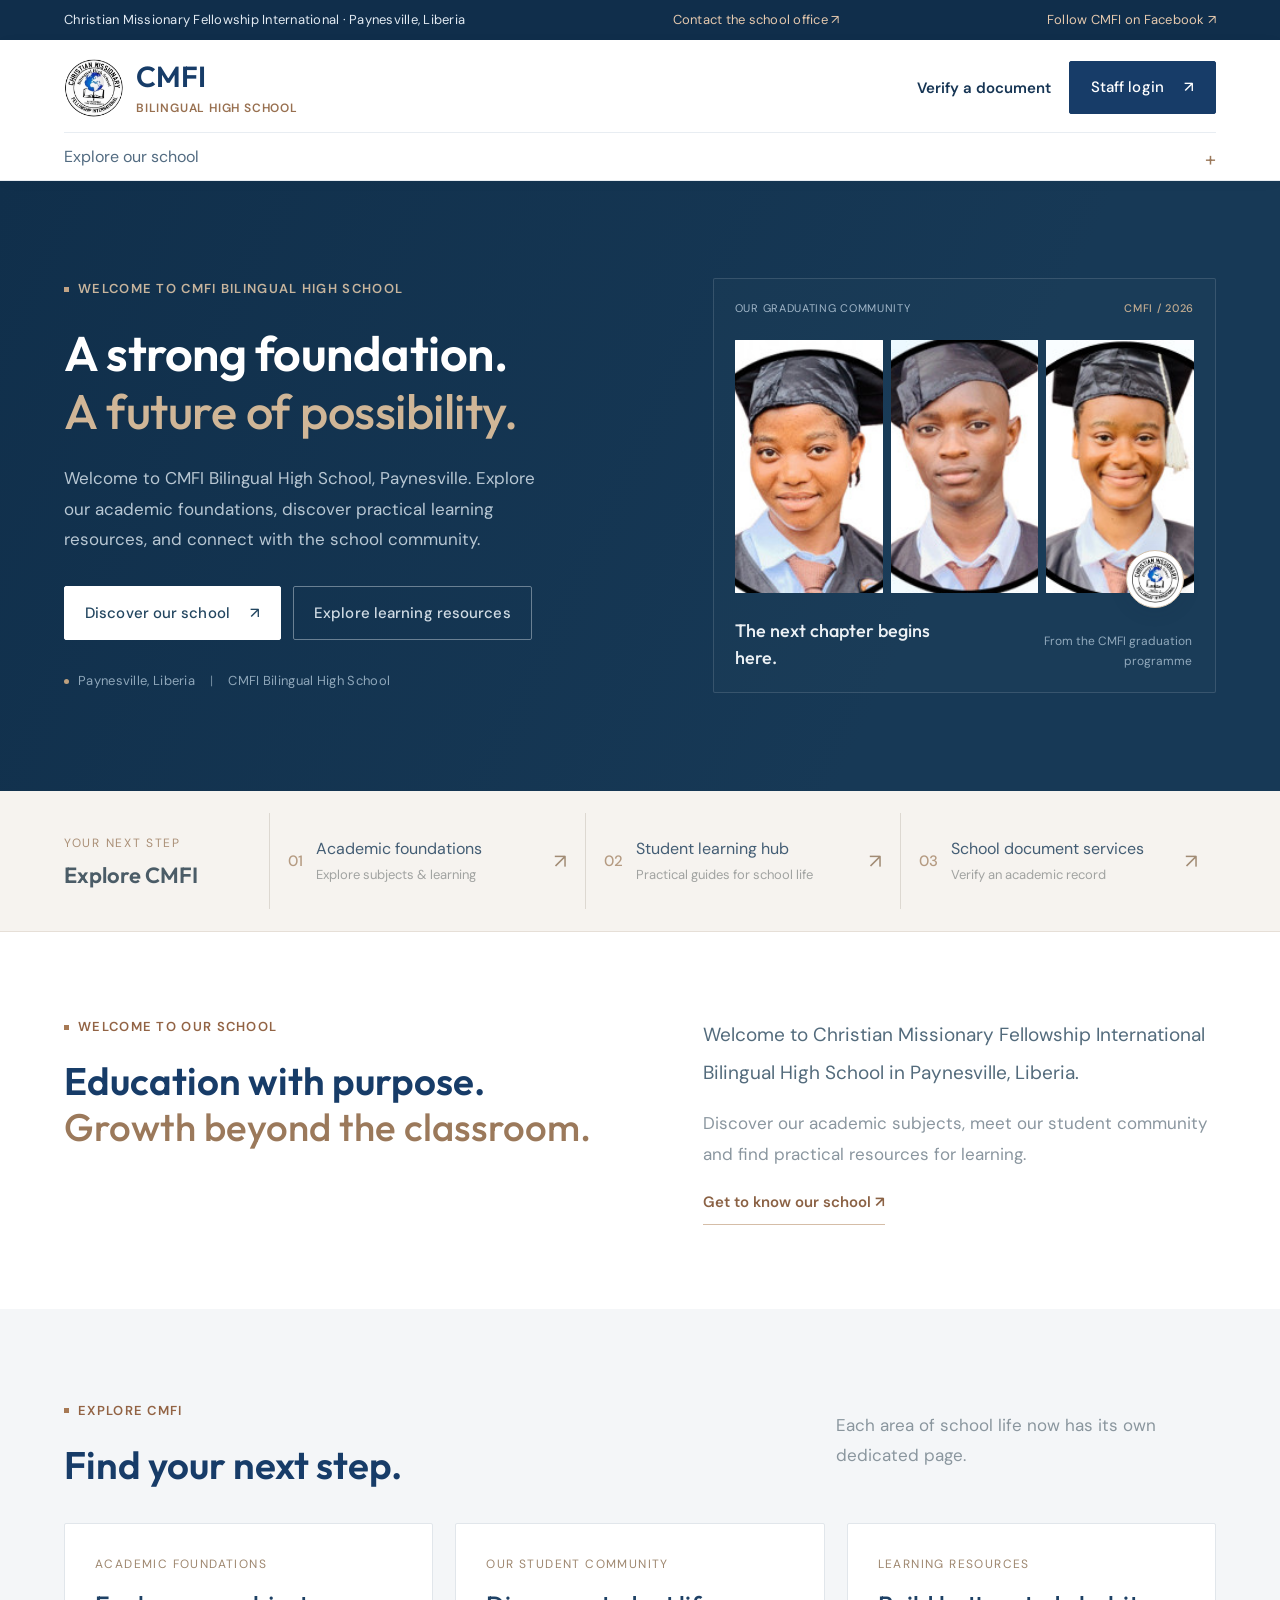
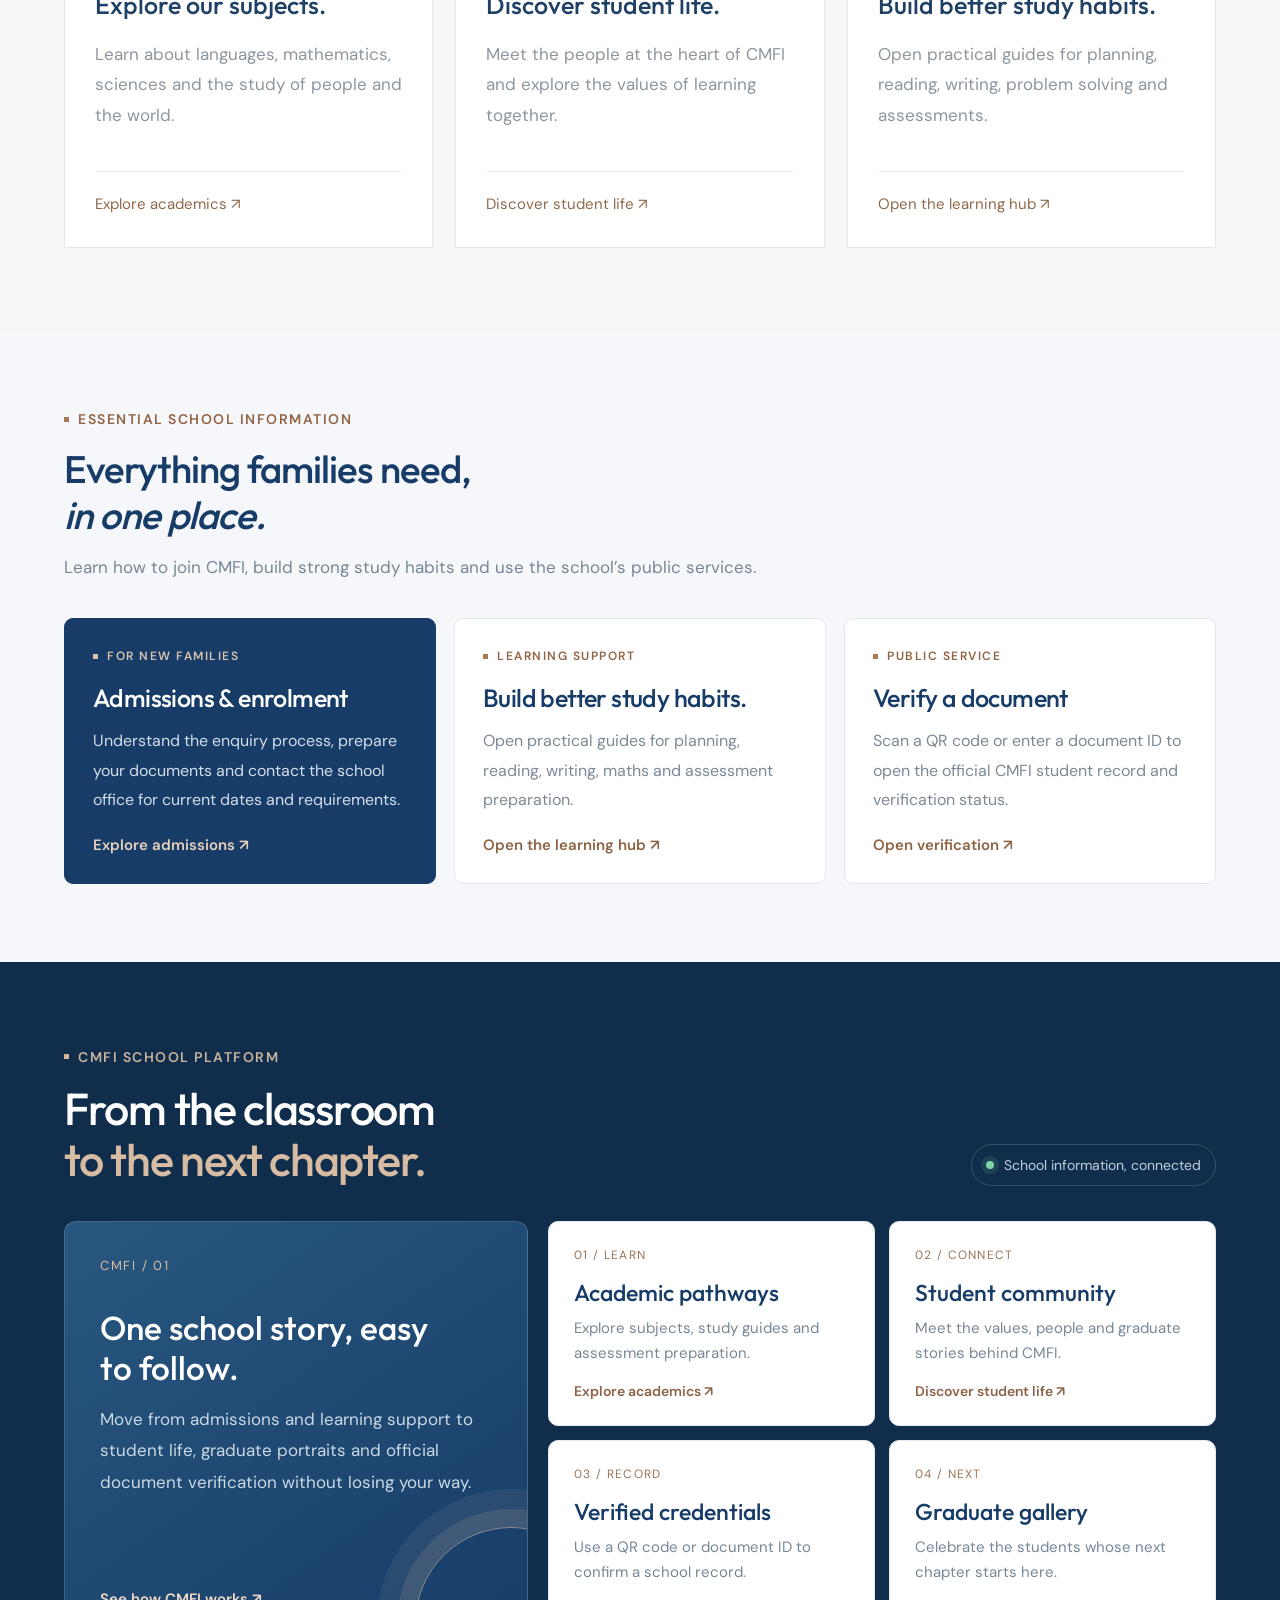
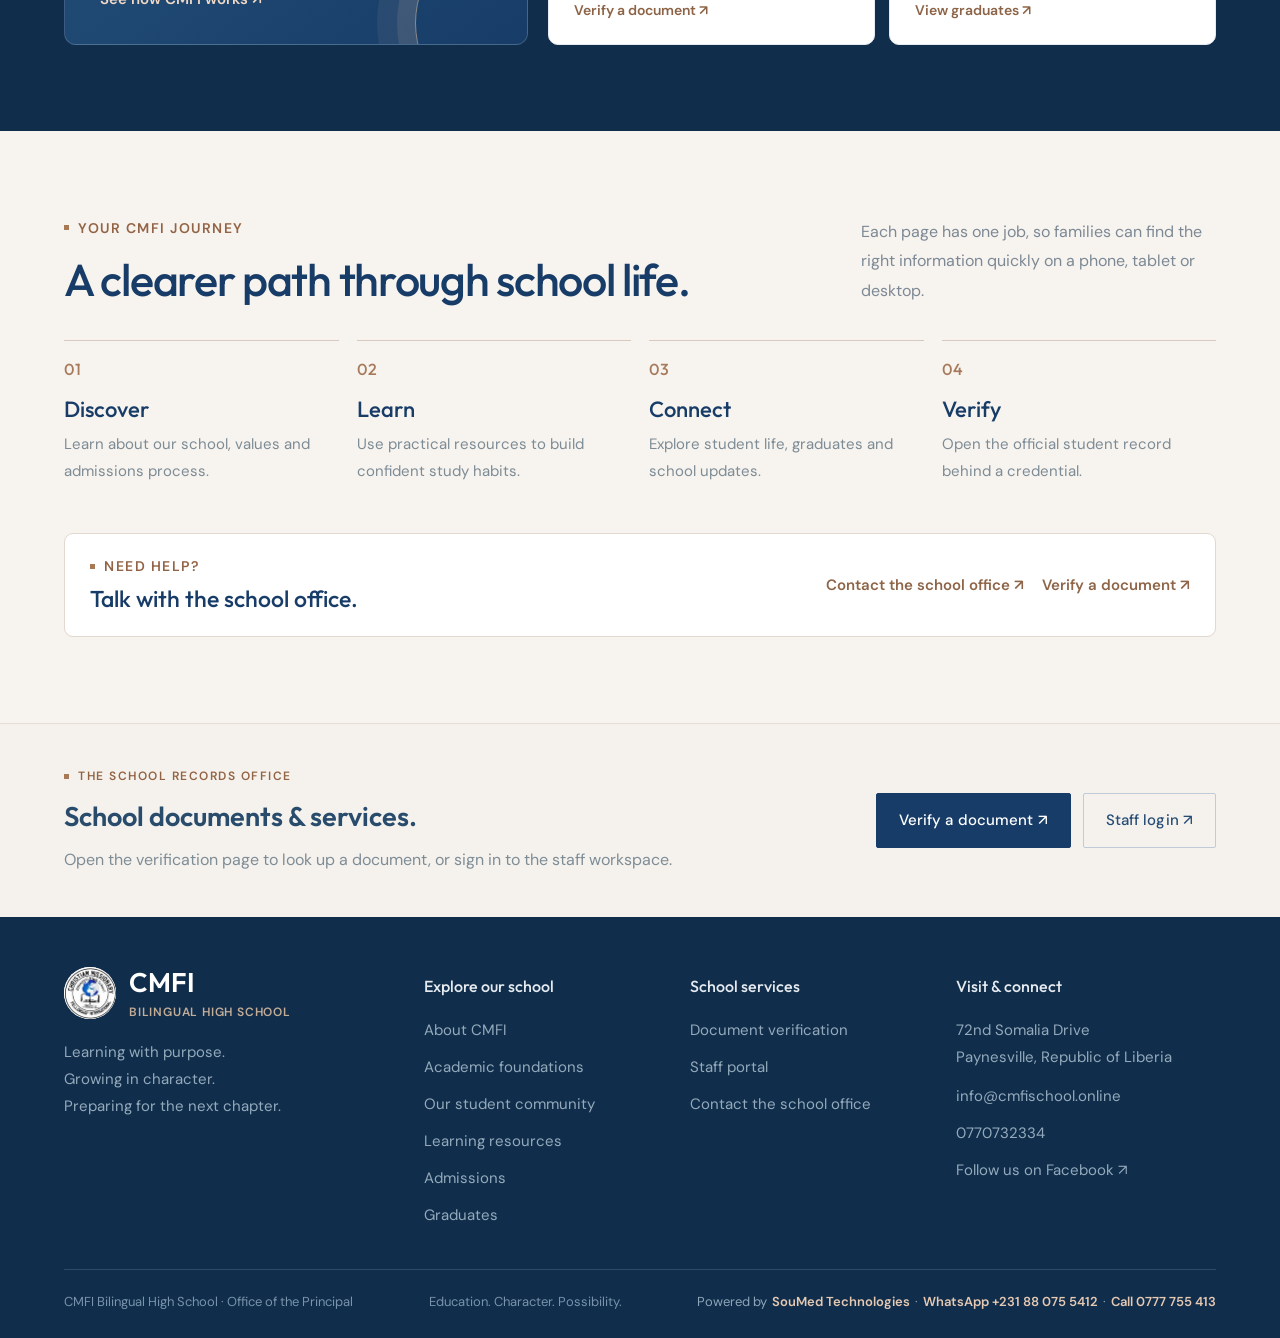
<file: index.html>
<!doctype html><html lang="en"><head><meta charset="utf-8"><meta name="viewport" content="width=device-width,initial-scale=1"><title>CMFI Bilingual High School | A foundation for the future</title><meta name="description" content="Welcome to CMFI Bilingual High School in Paynesville, Liberia. Explore academic subjects, study resources, our student community and school document services."><link rel="icon" href="school-seal.png"><link rel="stylesheet" href="public.css?v=geometric-20261109"><link rel="stylesheet" href="school.css?v=pages-20261109"><link rel="stylesheet" href="typography.css?v=melodrama-20261109"></head><body><div class="school-topbar"><div class="wrap topbar-inner"><span>Christian Missionary Fellowship International · Paynesville, Liberia</span><a href="contact.html">Contact the school office ↗</a></div></div><div class="school-header"><div class="wrap"><nav class="public-nav" aria-label="Main navigation"><a href="./" class="public-brand" aria-label="CMFI Bilingual High School home"><img class="school-logo" src="school-seal.png" alt="CMFI Bilingual High School logo"><span class="brand-title">CMFI<small>BILINGUAL HIGH SCHOOL</small></span></a><div class="nav-links"><a href="./">Home</a><a href="about.html">Our school</a><a href="academics.html">Academics</a><a href="student-life.html">Student life</a><a href="learning-hub.html">Learning hub</a></div><div class="nav-actions"><a href="verify.html">Verify a document</a><a class="btn btn-dark" href="login.html">Staff login <span>↗</span></a></div><details class="mobile-school-menu"><summary>Explore our school <span>+</span></summary><div class="mobile-school-links"><a href="./">Home</a><a href="about.html">Our school</a><a href="academics.html">Academics</a><a href="student-life.html">Student life</a><a href="learning-hub.html">Learning hub</a><a href="verify.html">Verify a document</a><a href="contact.html">Contact the office</a></div></details></nav></div></div><main><section class="school-hero"><div class="wrap school-hero-grid"><div class="school-hero-copy"><div class="eyebrow">WELCOME TO CMFI BILINGUAL HIGH SCHOOL</div><h1>A strong foundation.<br><em>A future of possibility.</em></h1><p>Welcome to CMFI Bilingual High School, Paynesville. Explore our academic foundations, discover practical learning resources, and connect with the school community.</p><div class="hero-buttons"><a class="btn btn-dark" href="about.html">Discover our school <span>↗</span></a><a class="btn btn-outline" href="learning-hub.html">Explore learning resources</a></div><div class="hero-location"><span class="location-dot"></span>Paynesville, Liberia <span class="location-divider">|</span> CMFI Bilingual High School</div></div><div class="school-hero-art"><div class="hero-art-label"><span>OUR GRADUATING COMMUNITY</span><b>CMFI / 2026</b></div><div class="portrait-composition"><div class="portrait portrait-one"><img src="photos/2101772149.jpg" alt="A CMFI student in graduation attire"></div><div class="portrait portrait-two"><img src="photos/2101772004.jpg" alt="A CMFI graduate wearing the school uniform and graduation cap"></div><div class="portrait portrait-three"><img src="photos/2101772090.jpg" alt="A student pictured in the CMFI graduation programme"></div><div class="school-seal-badge"><img class="school-logo" src="school-seal.png" alt="CMFI Bilingual High School logo"></div></div><div class="hero-art-caption"><strong>The next chapter begins here.</strong><span>From the CMFI graduation programme</span></div></div></div></section><div class="school-value-strip"><div class="wrap school-quicklinks"><div><span class="quicklink-kicker">YOUR NEXT STEP</span><strong>Explore CMFI</strong></div><a href="academics.html"><span>01</span><div>Academic foundations<small>Explore subjects & learning</small></div><b>↗</b></a><a href="learning-hub.html"><span>02</span><div>Student learning hub<small>Practical guides for school life</small></div><b>↗</b></a><a href="verify.html"><span>03</span><div>School document services<small>Verify an academic record</small></div><b>↗</b></a></div></div><section class="school-section"><div class="wrap about-grid"><div><div class="eyebrow">WELCOME TO OUR SCHOOL</div><h2>Education with purpose.<br><em>Growth beyond the classroom.</em></h2></div><div class="about-copy"><p>Welcome to Christian Missionary Fellowship International Bilingual High School in Paynesville, Liberia.</p><p>Discover our academic subjects, meet our student community and find practical resources for learning.</p><a class="inline-link" href="about.html">Get to know our school ↗</a></div></div></section><section class="school-section academics-section"><div class="wrap"><div class="section-heading"><div><div class="eyebrow">EXPLORE CMFI</div><h2>Find your next step.</h2></div><p>Each area of school life now has its own dedicated page.</p></div><div class="academic-grid"><article class="academic-card"><span class="subject-tag">ACADEMIC FOUNDATIONS</span><h3>Explore our subjects.</h3><p>Learn about languages, mathematics, sciences and the study of people and the world.</p><a href="academics.html">Explore academics ↗</a></article><article class="academic-card"><span class="subject-tag">OUR STUDENT COMMUNITY</span><h3>Discover student life.</h3><p>Meet the people at the heart of CMFI and explore the values of learning together.</p><a href="student-life.html">Discover student life ↗</a></article><article class="academic-card"><span class="subject-tag">LEARNING RESOURCES</span><h3>Build better study habits.</h3><p>Open practical guides for planning, reading, writing, problem solving and assessments.</p><a href="learning-hub.html">Open the learning hub ↗</a></article></div></div></section><section class="standalone-cta"><div class="wrap"><div><div class="eyebrow">THE SCHOOL RECORDS OFFICE</div><h2>School documents & services.</h2><p>Open the verification page to look up a document, or sign in to the staff workspace.</p></div><div class="page-service-actions"><a class="btn btn-dark" href="verify.html">Verify a document ↗</a><a class="btn btn-outline" href="login.html">Staff login ↗</a></div></div></section></main><footer class="public-footer school-footer"><div class="wrap"><div class="school-footer-grid"><div><a href="./" class="public-brand" aria-label="CMFI Bilingual High School home"><img class="school-logo" src="school-seal.png" alt="CMFI Bilingual High School logo"><span class="brand-title">CMFI<small>BILINGUAL HIGH SCHOOL</small></span></a><p>Learning with purpose.<br>Growing in character.<br>Preparing for the next chapter.</p></div><div><h3>Explore our school</h3><a href="about.html">About CMFI</a><a href="academics.html">Academic foundations</a><a href="student-life.html">Our student community</a><a href="learning-hub.html">Learning resources</a></div><div><h3>School services</h3><a href="verify.html">Document verification</a><a href="login.html">Staff portal</a><a href="contact.html">Contact the school office</a></div><div><h3>Visit & connect</h3><p>72nd Somalia Drive<br>Paynesville, Republic of Liberia</p><a href="mailto:info@cmfischool.online">info@cmfischool.online</a><a href="tel:+231770732334">0770732334</a></div></div><div class="footer-bottom"><span>CMFI Bilingual High School · Office of the Principal</span><span>Education. Character. Possibility.</span></div></div></footer><script type="module" src="public.mjs"></script><script src="school.js" defer></script></body></html>
</file>
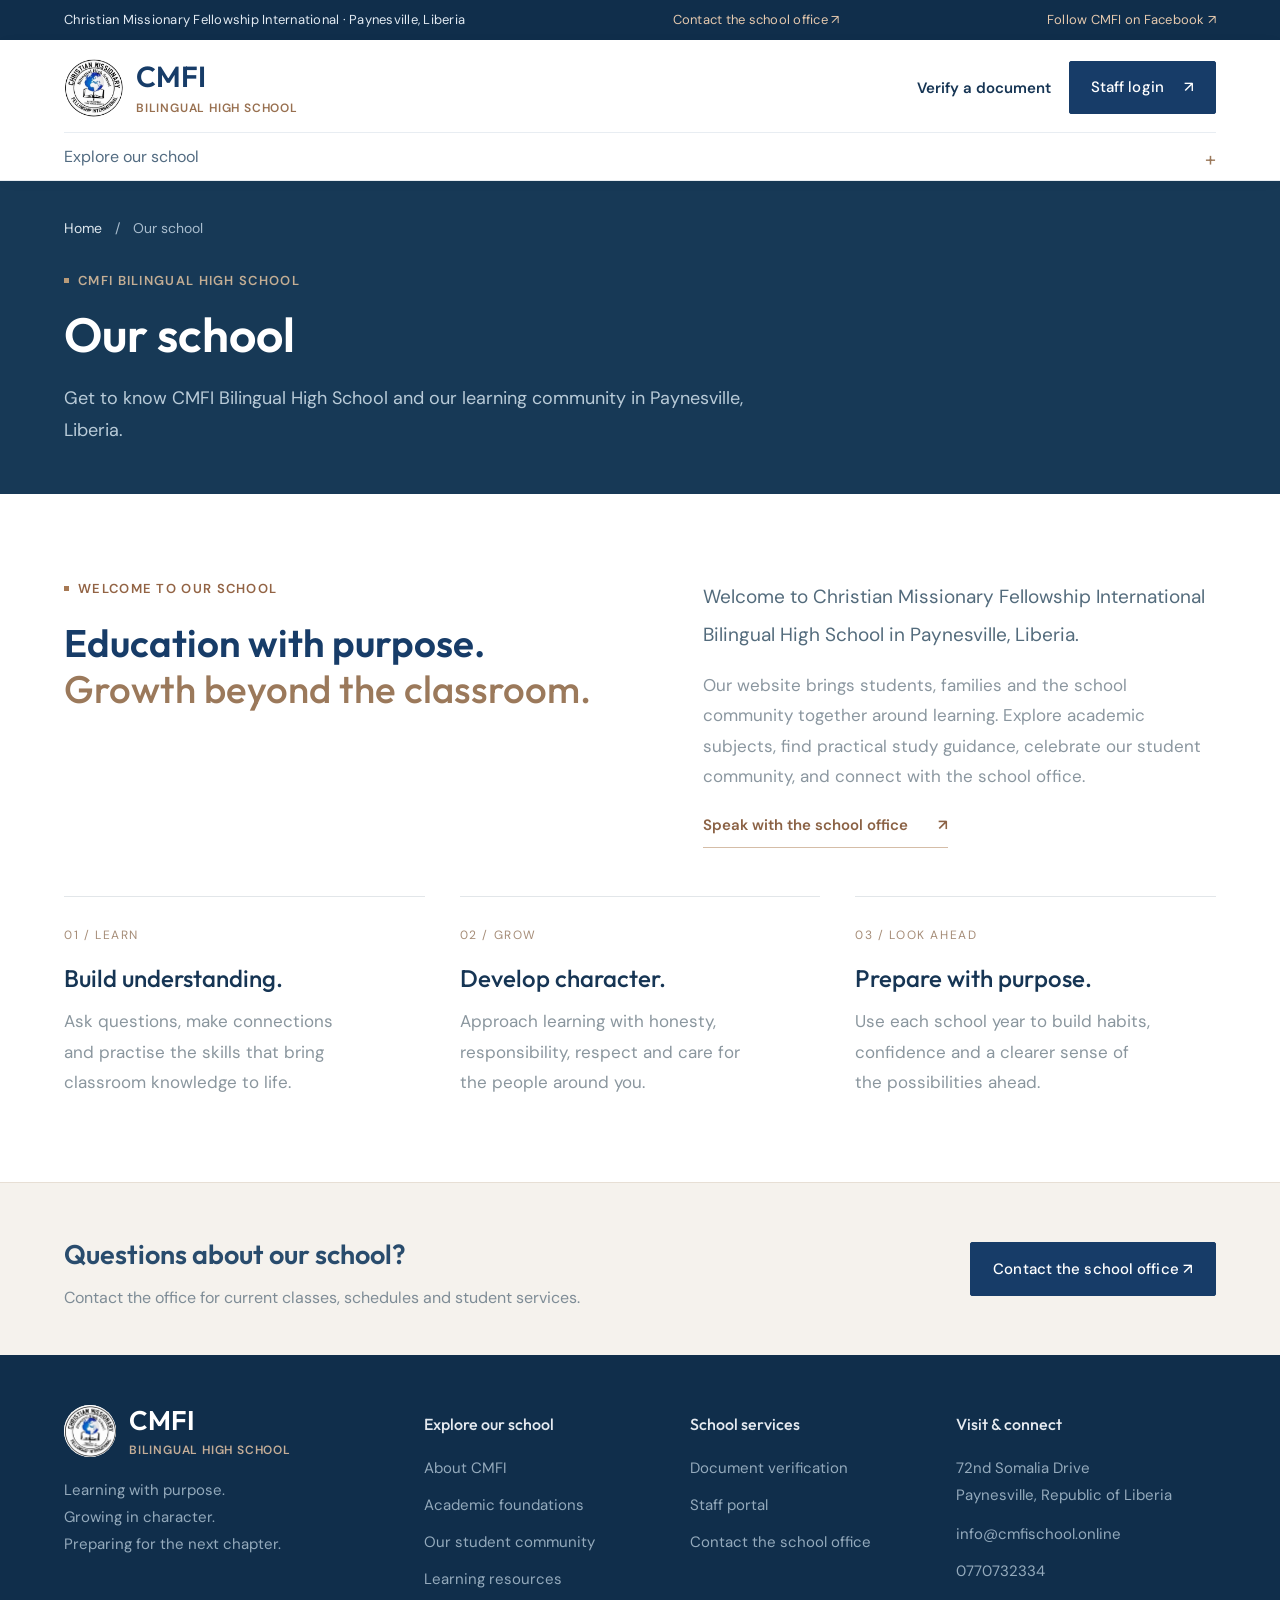
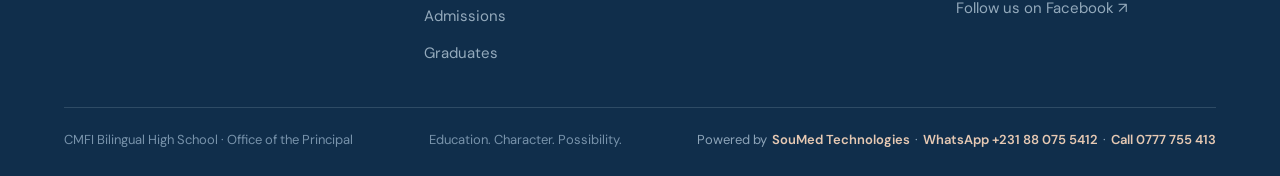
<file: about.html>
<!doctype html><html lang="en"><head><meta charset="utf-8"><meta name="viewport" content="width=device-width,initial-scale=1"><title>Our school | CMFI Bilingual High School</title><meta name="description" content="Learn about CMFI Bilingual High School and our learning community in Paynesville, Liberia."><link rel="icon" href="school-seal.png"><link rel="stylesheet" href="public.css?v=geometric-20261109"><link rel="stylesheet" href="school.css?v=pages-20261109"><link rel="stylesheet" href="typography.css?v=melodrama-20261109"></head><body><div class="school-topbar"><div class="wrap topbar-inner"><span>Christian Missionary Fellowship International · Paynesville, Liberia</span><a href="contact.html">Contact the school office ↗</a></div></div><div class="school-header"><div class="wrap"><nav class="public-nav" aria-label="Main navigation"><a href="./" class="public-brand" aria-label="CMFI Bilingual High School home"><img class="school-logo" src="school-seal.png" alt="CMFI Bilingual High School logo"><span class="brand-title">CMFI<small>BILINGUAL HIGH SCHOOL</small></span></a><div class="nav-links"><a href="./">Home</a><a href="about.html">Our school</a><a href="academics.html">Academics</a><a href="student-life.html">Student life</a><a href="learning-hub.html">Learning hub</a></div><div class="nav-actions"><a href="verify.html">Verify a document</a><a class="btn btn-dark" href="login.html">Staff login <span>↗</span></a></div><details class="mobile-school-menu"><summary>Explore our school <span>+</span></summary><div class="mobile-school-links"><a href="./">Home</a><a href="about.html">Our school</a><a href="academics.html">Academics</a><a href="student-life.html">Student life</a><a href="learning-hub.html">Learning hub</a><a href="verify.html">Verify a document</a><a href="contact.html">Contact the office</a></div></details></nav></div></div><main><header class="school-page-intro"><div class="wrap"><nav class="page-breadcrumb" aria-label="Breadcrumb"><a href="./">Home</a><span>/</span><span aria-current="page">Our school</span></nav><div class="eyebrow">CMFI BILINGUAL HIGH SCHOOL</div><h1>Our school</h1><p>Get to know CMFI Bilingual High School and our learning community in Paynesville, Liberia.</p></div></header><section id="our-school" class="school-section"><div class="wrap about-grid"><div><div class="eyebrow">WELCOME TO OUR SCHOOL</div><h2>Education with purpose.<br><em>Growth beyond the classroom.</em></h2></div><div class="about-copy"><p>Welcome to Christian Missionary Fellowship International Bilingual High School in Paynesville, Liberia.</p><p>Our website brings students, families and the school community together around learning. Explore academic subjects, find practical study guidance, celebrate our student community, and connect with the school office.</p><a class="inline-link" href="mailto:info@cmfischool.online">Speak with the school office <span>↗</span></a></div></div><div class="wrap"><div class="school-about-cards"><article><span class="school-line-icon">01 / LEARN</span><h3>Build understanding.</h3><p>Ask questions, make connections and practise the skills that bring classroom knowledge to life.</p></article><article><span class="school-line-icon">02 / GROW</span><h3>Develop character.</h3><p>Approach learning with honesty, responsibility, respect and care for the people around you.</p></article><article><span class="school-line-icon">03 / LOOK AHEAD</span><h3>Prepare with purpose.</h3><p>Use each school year to build habits, confidence and a clearer sense of the possibilities ahead.</p></article></div></div></section><section class="standalone-cta"><div class="wrap"><div><h2>Questions about our school?</h2><p>Contact the office for current classes, schedules and student services.</p></div><a class="btn btn-dark" href="contact.html">Contact the school office ↗</a></div></section></main><footer class="public-footer school-footer"><div class="wrap"><div class="school-footer-grid"><div><a href="./" class="public-brand" aria-label="CMFI Bilingual High School home"><img class="school-logo" src="school-seal.png" alt="CMFI Bilingual High School logo"><span class="brand-title">CMFI<small>BILINGUAL HIGH SCHOOL</small></span></a><p>Learning with purpose.<br>Growing in character.<br>Preparing for the next chapter.</p></div><div><h3>Explore our school</h3><a href="about.html">About CMFI</a><a href="academics.html">Academic foundations</a><a href="student-life.html">Our student community</a><a href="learning-hub.html">Learning resources</a></div><div><h3>School services</h3><a href="verify.html">Document verification</a><a href="login.html">Staff portal</a><a href="contact.html">Contact the school office</a></div><div><h3>Visit & connect</h3><p>72nd Somalia Drive<br>Paynesville, Republic of Liberia</p><a href="mailto:info@cmfischool.online">info@cmfischool.online</a><a href="tel:+231770732334">0770732334</a></div></div><div class="footer-bottom"><span>CMFI Bilingual High School · Office of the Principal</span><span>Education. Character. Possibility.</span></div></div></footer><script type="module" src="public.mjs"></script><script src="school.js" defer></script></body></html>
</file>
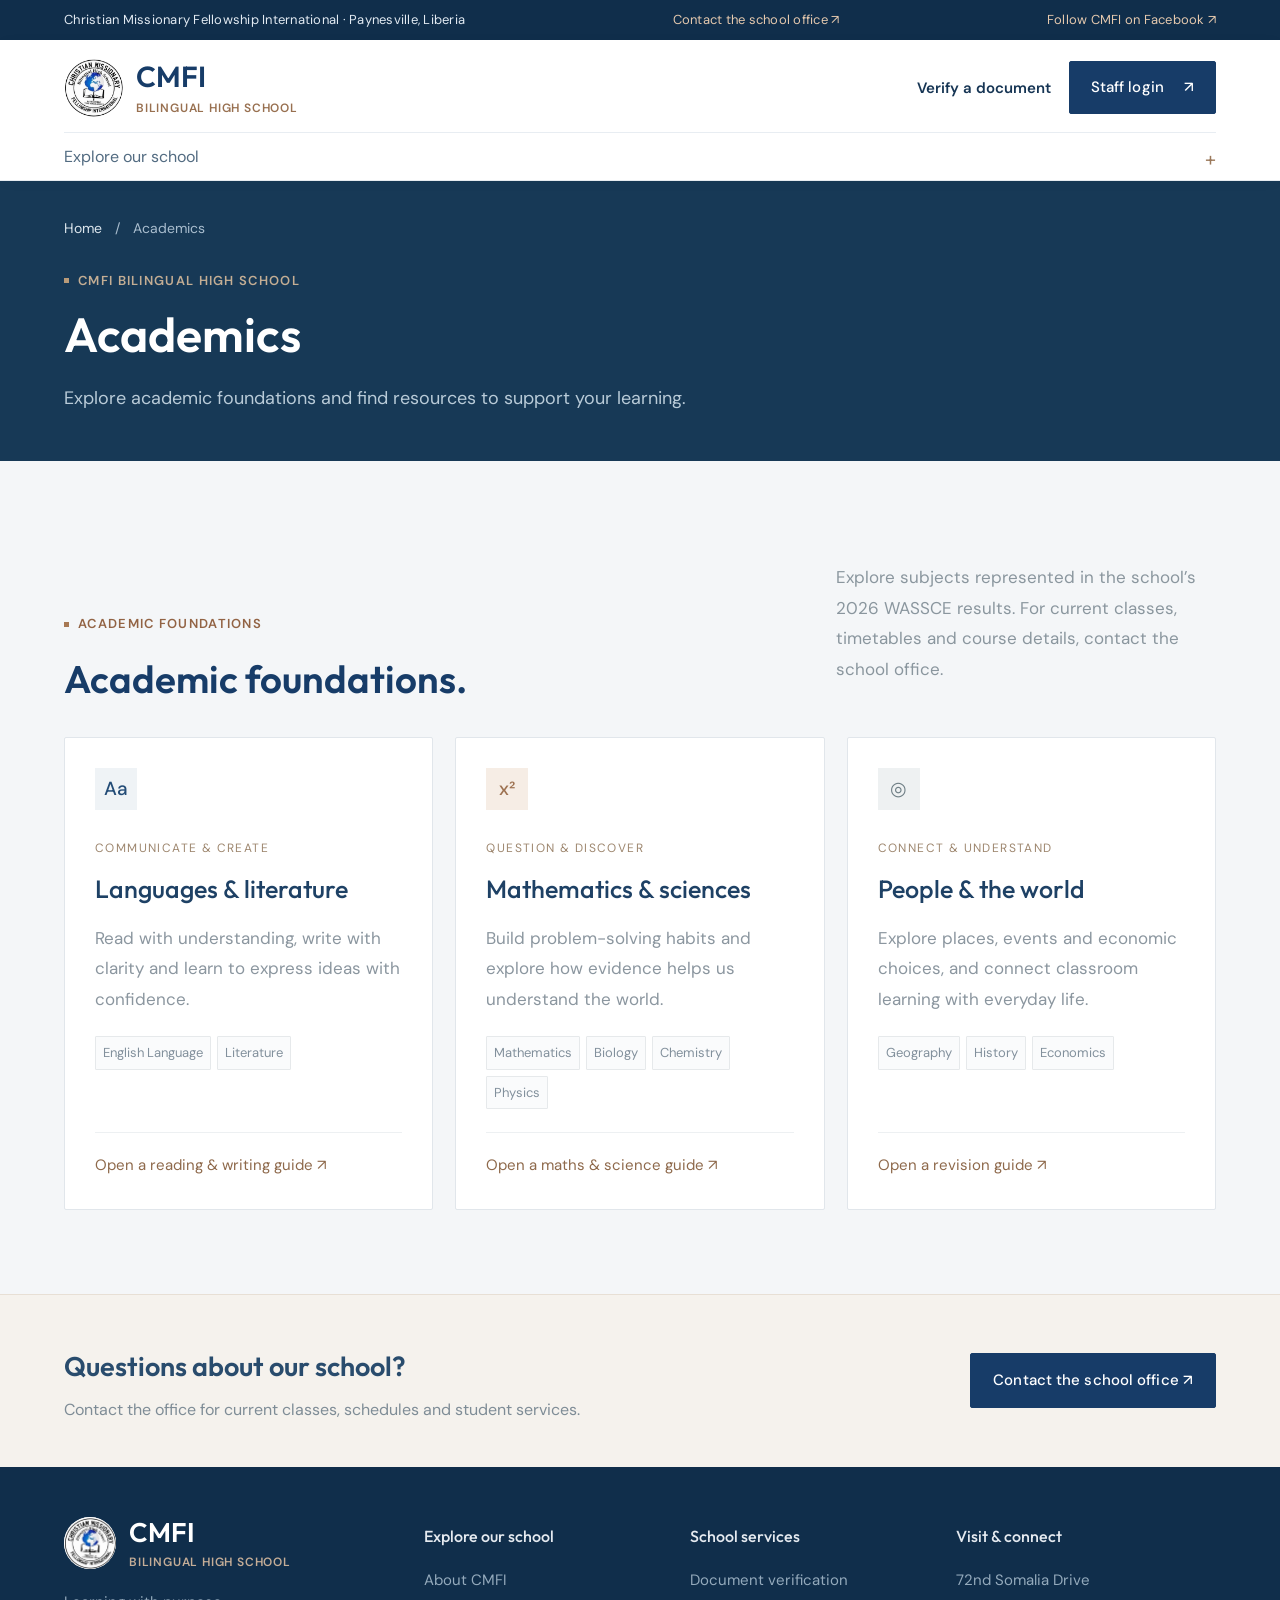
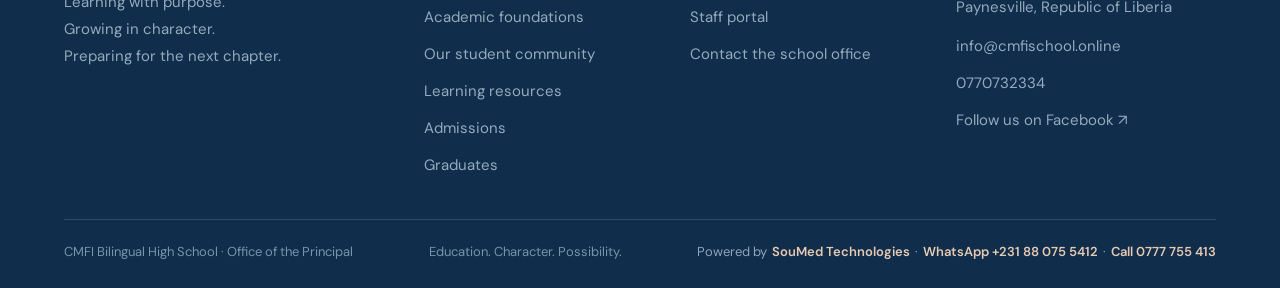
<file: academics.html>
<!doctype html><html lang="en"><head><meta charset="utf-8"><meta name="viewport" content="width=device-width,initial-scale=1"><title>Academics | CMFI Bilingual High School</title><meta name="description" content="Explore academic subjects and learning foundations at CMFI Bilingual High School."><link rel="icon" href="school-seal.png"><link rel="stylesheet" href="public.css?v=geometric-20261109"><link rel="stylesheet" href="school.css?v=pages-20261109"><link rel="stylesheet" href="typography.css?v=melodrama-20261109"></head><body><div class="school-topbar"><div class="wrap topbar-inner"><span>Christian Missionary Fellowship International · Paynesville, Liberia</span><a href="contact.html">Contact the school office ↗</a></div></div><div class="school-header"><div class="wrap"><nav class="public-nav" aria-label="Main navigation"><a href="./" class="public-brand" aria-label="CMFI Bilingual High School home"><img class="school-logo" src="school-seal.png" alt="CMFI Bilingual High School logo"><span class="brand-title">CMFI<small>BILINGUAL HIGH SCHOOL</small></span></a><div class="nav-links"><a href="./">Home</a><a href="about.html">Our school</a><a href="academics.html">Academics</a><a href="student-life.html">Student life</a><a href="learning-hub.html">Learning hub</a></div><div class="nav-actions"><a href="verify.html">Verify a document</a><a class="btn btn-dark" href="login.html">Staff login <span>↗</span></a></div><details class="mobile-school-menu"><summary>Explore our school <span>+</span></summary><div class="mobile-school-links"><a href="./">Home</a><a href="about.html">Our school</a><a href="academics.html">Academics</a><a href="student-life.html">Student life</a><a href="learning-hub.html">Learning hub</a><a href="verify.html">Verify a document</a><a href="contact.html">Contact the office</a></div></details></nav></div></div><main><header class="school-page-intro"><div class="wrap"><nav class="page-breadcrumb" aria-label="Breadcrumb"><a href="./">Home</a><span>/</span><span aria-current="page">Academics</span></nav><div class="eyebrow">CMFI BILINGUAL HIGH SCHOOL</div><h1>Academics</h1><p>Explore academic foundations and find resources to support your learning.</p></div></header><section id="academics" class="school-section academics-section"><div class="wrap"><div class="section-heading"><div><div class="eyebrow">ACADEMIC FOUNDATIONS</div><h2>Academic foundations.</h2></div><p>Explore subjects represented in the school’s 2026 WASSCE results. For current classes, timetables and course details, contact the school office.</p></div><div class="academic-grid"><article class="academic-card"><div class="subject-icon" aria-hidden="true">Aa</div><span class="subject-tag">COMMUNICATE & CREATE</span><h3>Languages & literature</h3><p>Read with understanding, write with clarity and learn to express ideas with confidence.</p><div class="subject-chips"><span>English Language</span><span>Literature</span></div><a href="learning-hub.html#guide-reading">Open a reading & writing guide ↗</a></article><article class="academic-card"><div class="subject-icon" aria-hidden="true">x²</div><span class="subject-tag">QUESTION & DISCOVER</span><h3>Mathematics & sciences</h3><p>Build problem-solving habits and explore how evidence helps us understand the world.</p><div class="subject-chips"><span>Mathematics</span><span>Biology</span><span>Chemistry</span><span>Physics</span></div><a href="learning-hub.html#guide-maths">Open a maths & science guide ↗</a></article><article class="academic-card"><div class="subject-icon" aria-hidden="true">◎</div><span class="subject-tag">CONNECT & UNDERSTAND</span><h3>People & the world</h3><p>Explore places, events and economic choices, and connect classroom learning with everyday life.</p><div class="subject-chips"><span>Geography</span><span>History</span><span>Economics</span></div><a href="learning-hub.html#guide-revision">Open a revision guide ↗</a></article></div></div></section><section class="standalone-cta"><div class="wrap"><div><h2>Questions about our school?</h2><p>Contact the office for current classes, schedules and student services.</p></div><a class="btn btn-dark" href="contact.html">Contact the school office ↗</a></div></section></main><footer class="public-footer school-footer"><div class="wrap"><div class="school-footer-grid"><div><a href="./" class="public-brand" aria-label="CMFI Bilingual High School home"><img class="school-logo" src="school-seal.png" alt="CMFI Bilingual High School logo"><span class="brand-title">CMFI<small>BILINGUAL HIGH SCHOOL</small></span></a><p>Learning with purpose.<br>Growing in character.<br>Preparing for the next chapter.</p></div><div><h3>Explore our school</h3><a href="about.html">About CMFI</a><a href="academics.html">Academic foundations</a><a href="student-life.html">Our student community</a><a href="learning-hub.html">Learning resources</a></div><div><h3>School services</h3><a href="verify.html">Document verification</a><a href="login.html">Staff portal</a><a href="contact.html">Contact the school office</a></div><div><h3>Visit & connect</h3><p>72nd Somalia Drive<br>Paynesville, Republic of Liberia</p><a href="mailto:info@cmfischool.online">info@cmfischool.online</a><a href="tel:+231770732334">0770732334</a></div></div><div class="footer-bottom"><span>CMFI Bilingual High School · Office of the Principal</span><span>Education. Character. Possibility.</span></div></div></footer><script type="module" src="public.mjs"></script><script src="school.js" defer></script></body></html>
</file>
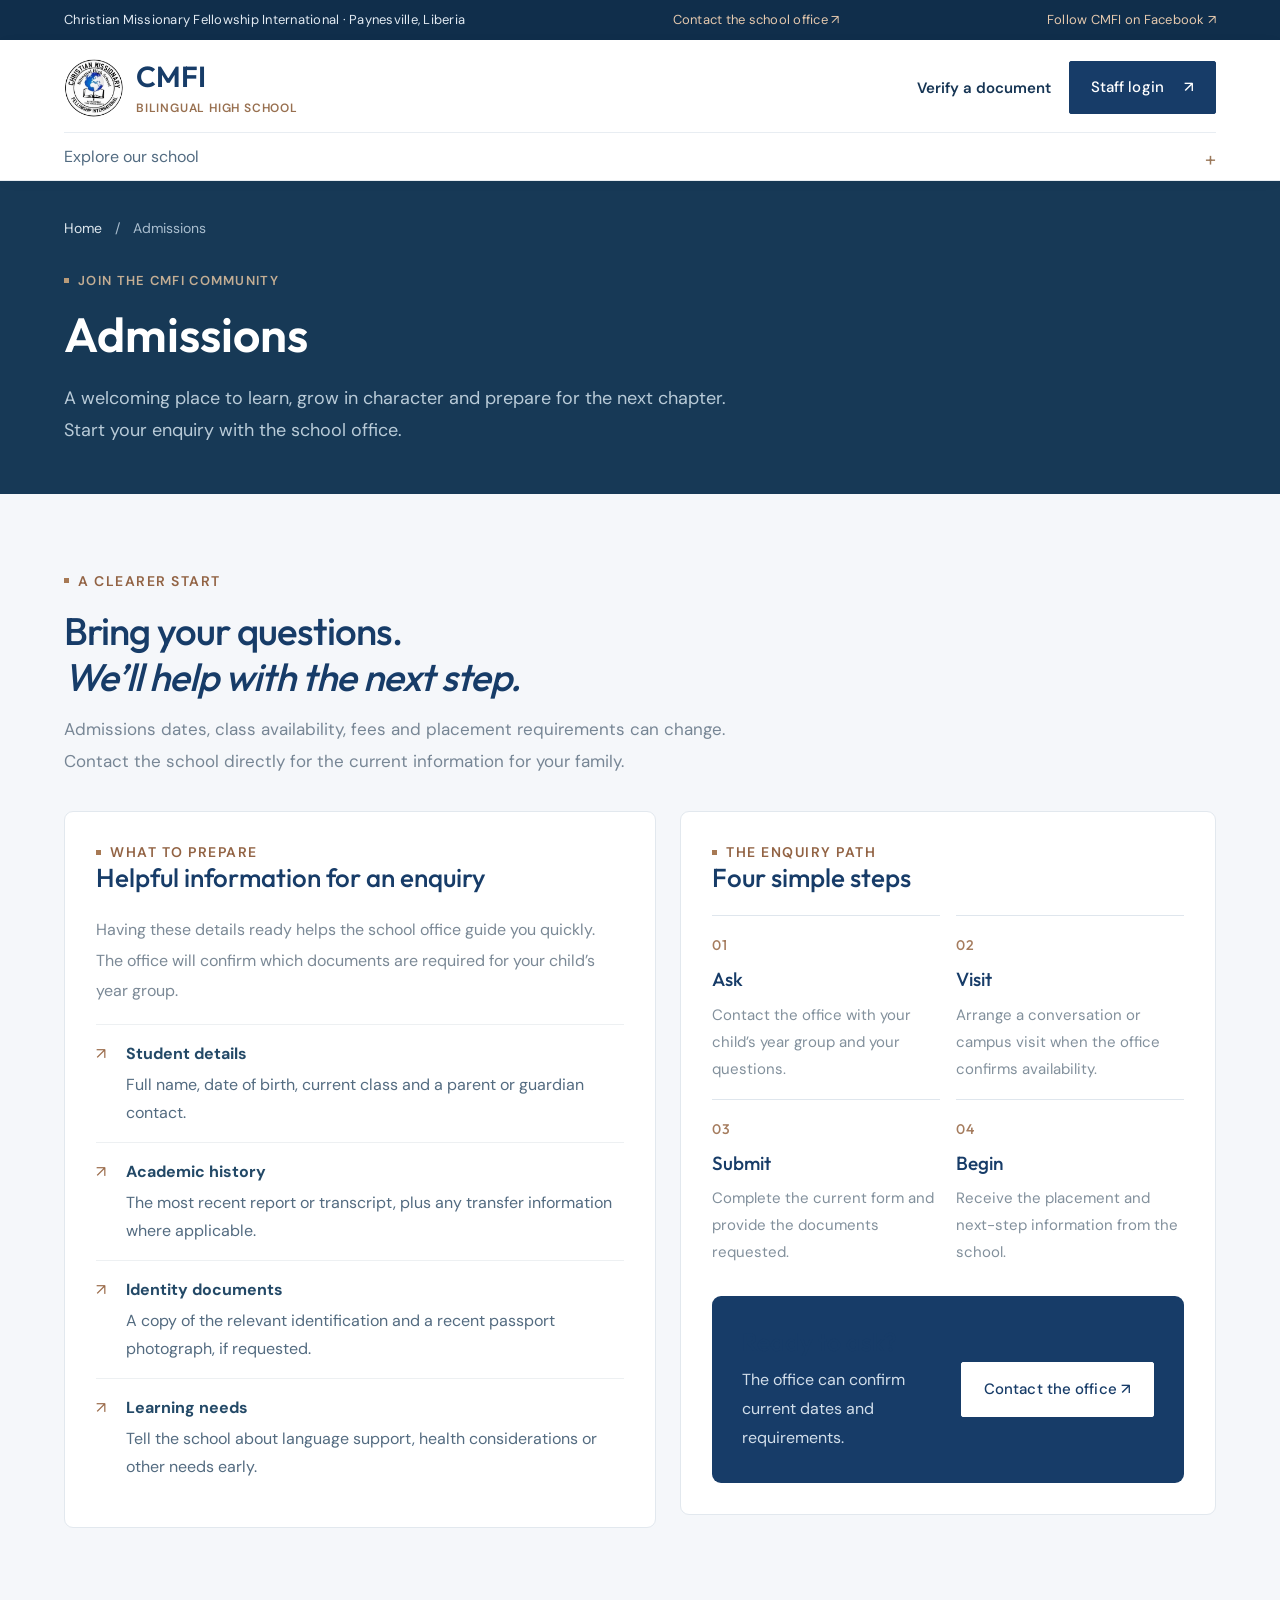
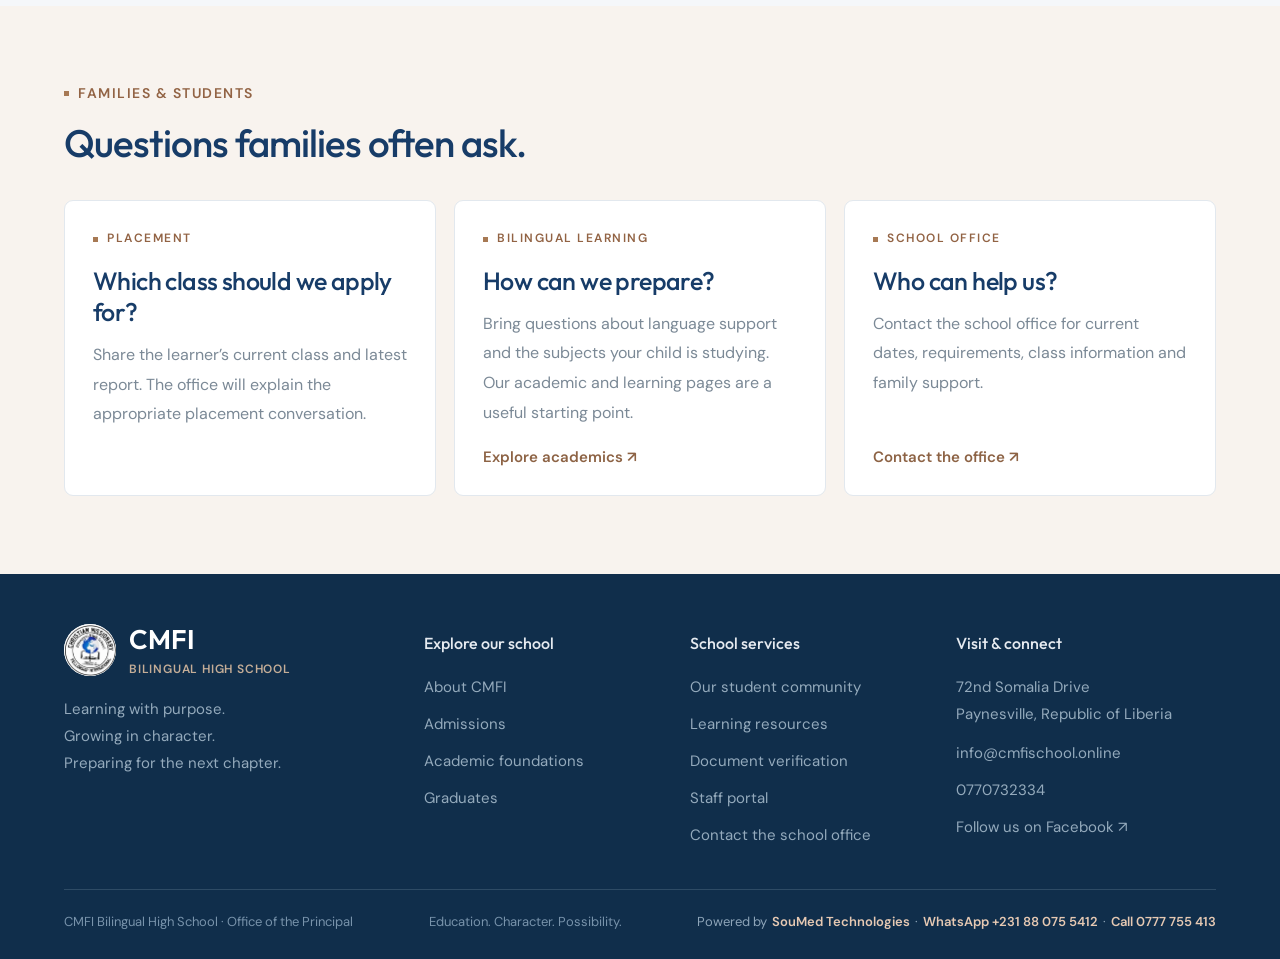
<file: admissions.html>
<!doctype html>
<html lang="en">
<head>
  <meta charset="utf-8">
  <meta name="viewport" content="width=device-width, initial-scale=1">
  <title>Admissions | CMFI Bilingual High School</title>
  <meta name="description" content="Admissions information for families considering CMFI Bilingual High School in Paynesville, Liberia.">
  <link rel="icon" href="school-seal.png">
  <link rel="stylesheet" href="public.css?v=geometric-20261109">
  <link rel="stylesheet" href="school.css?v=pages-20261109">
  <link rel="stylesheet" href="typography.css?v=melodrama-20261109">
  <link rel="stylesheet" href="site-essentials.css?v=school-pages-20261110">
</head>
<body>
  <div class="school-topbar"><div class="wrap topbar-inner"><span>Christian Missionary Fellowship International · Paynesville, Liberia</span><a href="contact.html">Contact the school office ↗</a><a href="https://www.facebook.com/cmfibilingualhighschool" target="_blank" rel="noopener noreferrer">Follow CMFI on Facebook ↗</a></div></div>
  <div class="school-header"><div class="wrap"><nav class="public-nav" aria-label="Main navigation">
    <a href="./" class="public-brand" aria-label="CMFI Bilingual High School home"><img class="school-logo" src="school-seal.png" alt="CMFI Bilingual High School logo"><span class="brand-title">CMFI<small>BILINGUAL HIGH SCHOOL</small></span></a>
    <div class="nav-links"><a href="./">Home</a><a href="about.html">Our school</a><a href="admissions.html" aria-current="page">Admissions</a><a href="academics.html">Academics</a><a href="student-life.html">Student life</a><a href="learning-hub.html">Learning hub</a><a href="graduates.html">Graduates</a></div>
    <div class="nav-actions"><a href="verify.html">Verify a document</a><a class="btn btn-dark" href="login.html">Staff login <span>↗</span></a></div>
    <details class="mobile-school-menu"><summary>Explore our school <span>+</span></summary><div class="mobile-school-links"><a href="./">Home</a><a href="about.html">Our school</a><a href="admissions.html" aria-current="page">Admissions</a><a href="academics.html">Academics</a><a href="student-life.html">Student life</a><a href="learning-hub.html">Learning hub</a><a href="graduates.html">Graduates</a><a href="verify.html">Verify a document</a><a href="contact.html">Contact the office</a></div></details>
  </nav></div></div>
  <main>
    <header class="school-page-intro"><div class="wrap"><nav class="page-breadcrumb" aria-label="Breadcrumb"><a href="./">Home</a><span>/</span><span aria-current="page">Admissions</span></nav><div class="eyebrow">JOIN THE CMFI COMMUNITY</div><h1>Admissions</h1><p>A welcoming place to learn, grow in character and prepare for the next chapter. Start your enquiry with the school office.</p></div></header>
    <section class="essential-section"><div class="wrap"><div class="essential-intro"><div class="eyebrow">A CLEARER START</div><h2>Bring your questions.<br><em>We’ll help with the next step.</em></h2><p>Admissions dates, class availability, fees and placement requirements can change. Contact the school directly for the current information for your family.</p></div><div class="admissions-layout"><article class="admissions-panel"><div class="eyebrow">WHAT TO PREPARE</div><h2>Helpful information for an enquiry</h2><p>Having these details ready helps the school office guide you quickly. The office will confirm which documents are required for your child’s year group.</p><ul class="admissions-list"><li><strong>Student details</strong>Full name, date of birth, current class and a parent or guardian contact.</li><li><strong>Academic history</strong>The most recent report or transcript, plus any transfer information where applicable.</li><li><strong>Identity documents</strong>A copy of the relevant identification and a recent passport photograph, if requested.</li><li><strong>Learning needs</strong>Tell the school about language support, health considerations or other needs early.</li></ul></article><article class="admissions-panel"><div class="eyebrow">THE ENQUIRY PATH</div><h2>Four simple steps</h2><div class="admissions-steps" style="grid-template-columns:1fr 1fr;margin-top:0"><div class="admission-step"><b>01</b><h3>Ask</h3><p>Contact the office with your child’s year group and your questions.</p></div><div class="admission-step"><b>02</b><h3>Visit</h3><p>Arrange a conversation or campus visit when the office confirms availability.</p></div><div class="admission-step"><b>03</b><h3>Submit</h3><p>Complete the current form and provide the documents requested.</p></div><div class="admission-step"><b>04</b><h3>Begin</h3><p>Receive the placement and next-step information from the school.</p></div></div><div class="social-callout"><div><h2>Ready to ask?</h2><p>The office can confirm current dates and requirements.</p></div><a class="btn btn-white" href="contact.html">Contact the office ↗</a></div></article></div></div></section>
    <section class="essential-section essential-cream"><div class="wrap"><div class="essential-intro"><div class="eyebrow">FAMILIES &amp; STUDENTS</div><h2>Questions families often ask.</h2></div><div class="essential-grid"><article class="essential-card"><div class="eyebrow">PLACEMENT</div><h3>Which class should we apply for?</h3><p>Share the learner’s current class and latest report. The office will explain the appropriate placement conversation.</p></article><article class="essential-card"><div class="eyebrow">BILINGUAL LEARNING</div><h3>How can we prepare?</h3><p>Bring questions about language support and the subjects your child is studying. Our academic and learning pages are a useful starting point.</p><a href="academics.html">Explore academics ↗</a></article><article class="essential-card"><div class="eyebrow">SCHOOL OFFICE</div><h3>Who can help us?</h3><p>Contact the school office for current dates, requirements, class information and family support.</p><a href="contact.html">Contact the office ↗</a></article></div></div></section>
  </main>
  <footer class="public-footer school-footer"><div class="wrap"><div class="school-footer-grid"><div><a href="./" class="public-brand" aria-label="CMFI Bilingual High School home"><img class="school-logo" src="school-seal.png" alt="CMFI Bilingual High School logo"><span class="brand-title">CMFI<small>BILINGUAL HIGH SCHOOL</small></span></a><p>Learning with purpose.<br>Growing in character.<br>Preparing for the next chapter.</p></div><div><h3>Explore our school</h3><a href="about.html">About CMFI</a><a href="admissions.html">Admissions</a><a href="academics.html">Academic foundations</a><a href="graduates.html">Graduates</a></div><div><h3>School services</h3><a href="student-life.html">Our student community</a><a href="learning-hub.html">Learning resources</a><a href="verify.html">Document verification</a><a href="login.html">Staff portal</a><a href="contact.html">Contact the school office</a></div><div><h3>Visit &amp; connect</h3><p>72nd Somalia Drive<br>Paynesville, Republic of Liberia</p><a href="mailto:info@cmfischool.online">info@cmfischool.online</a><a href="tel:+231770732334">0770732334</a><a href="https://www.facebook.com/cmfibilingualhighschool" target="_blank" rel="noopener noreferrer">Follow us on Facebook ↗</a></div></div><div class="footer-bottom"><span>CMFI Bilingual High School · Office of the Principal</span><span>Education. Character. Possibility.</span></div></div></footer>
  <script type="module" src="public.mjs"></script><script src="school.js" defer></script>
</body>
</html>
</file>
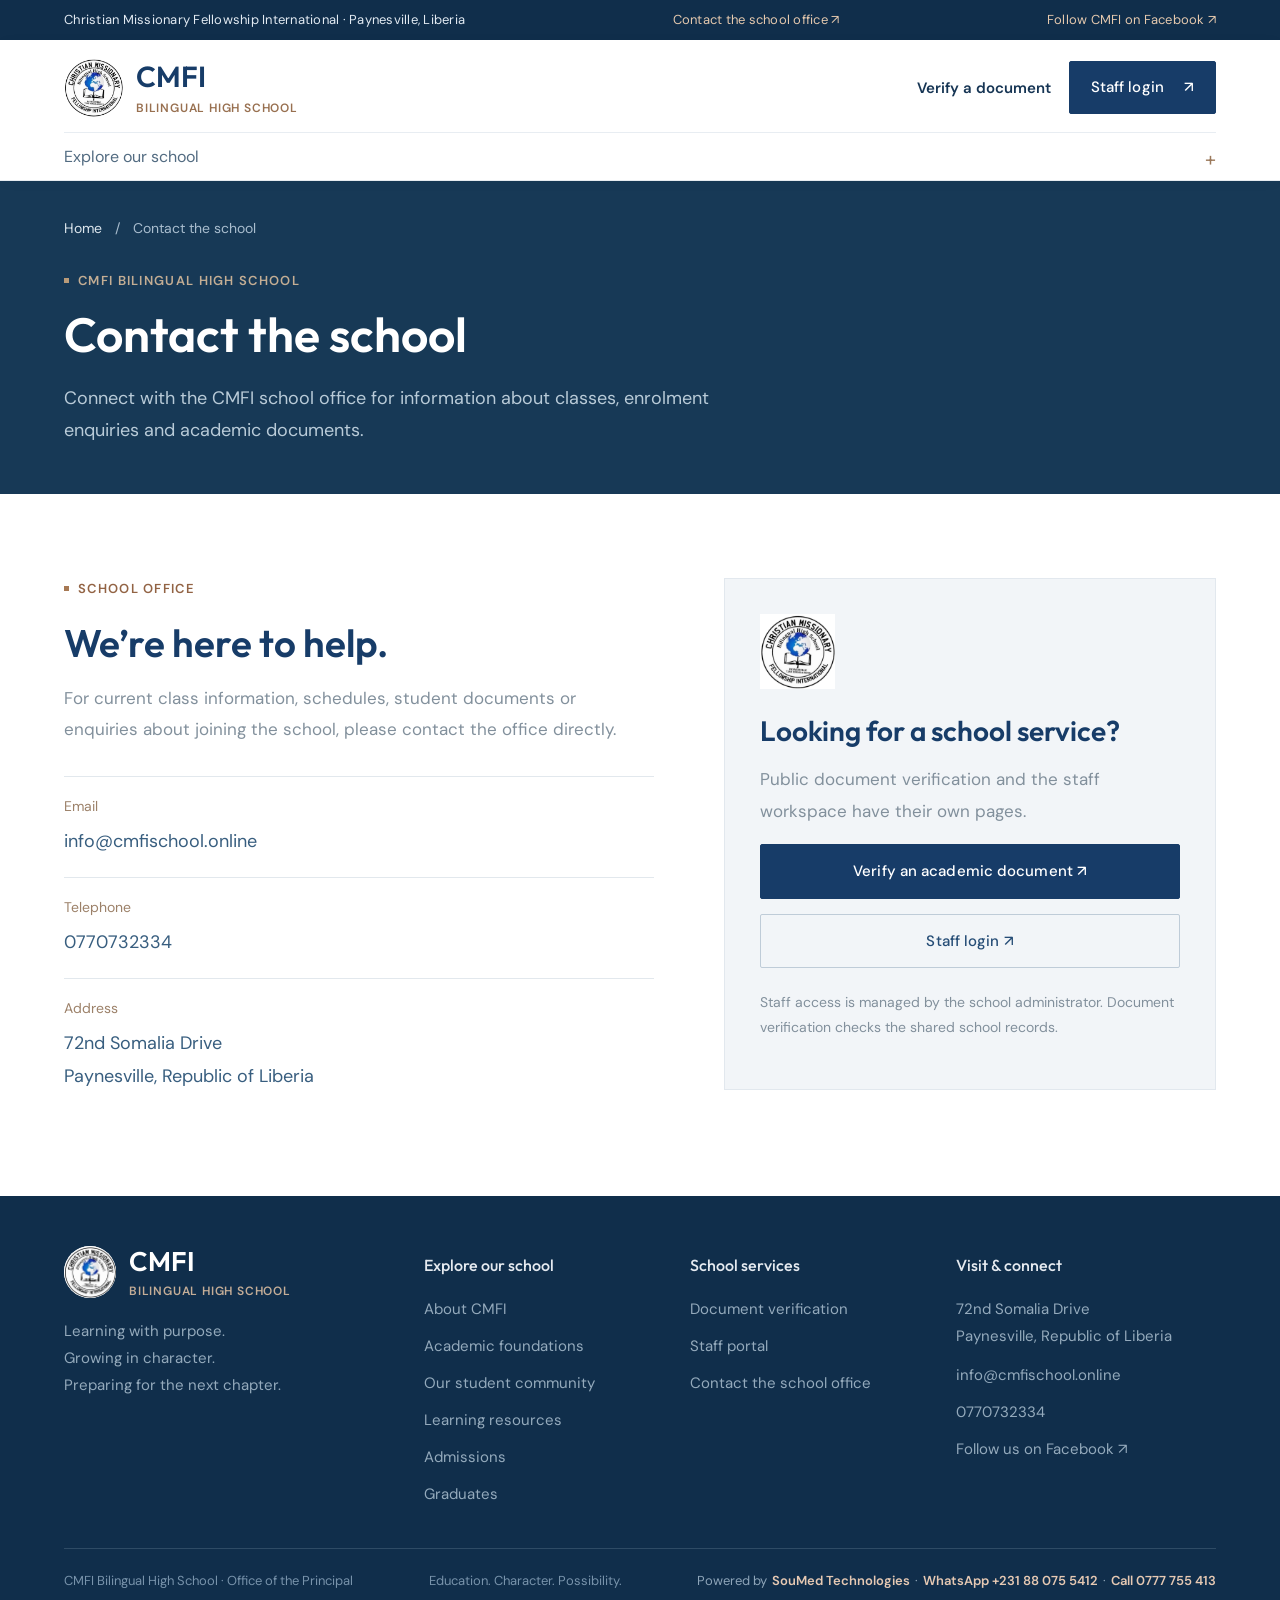
<file: contact.html>
<!doctype html><html lang="en"><head><meta charset="utf-8"><meta name="viewport" content="width=device-width,initial-scale=1"><title>Contact the school | CMFI Bilingual High School</title><meta name="description" content="Contact the CMFI Bilingual High School office in Paynesville, Liberia by email or telephone."><link rel="icon" href="school-seal.png"><link rel="stylesheet" href="public.css?v=geometric-20261109"><link rel="stylesheet" href="school.css?v=pages-20261109"><link rel="stylesheet" href="typography.css?v=melodrama-20261109"></head><body><div class="school-topbar"><div class="wrap topbar-inner"><span>Christian Missionary Fellowship International · Paynesville, Liberia</span><a href="contact.html">Contact the school office ↗</a></div></div><div class="school-header"><div class="wrap"><nav class="public-nav" aria-label="Main navigation"><a href="./" class="public-brand" aria-label="CMFI Bilingual High School home"><img class="school-logo" src="school-seal.png" alt="CMFI Bilingual High School logo"><span class="brand-title">CMFI<small>BILINGUAL HIGH SCHOOL</small></span></a><div class="nav-links"><a href="./">Home</a><a href="about.html">Our school</a><a href="academics.html">Academics</a><a href="student-life.html">Student life</a><a href="learning-hub.html">Learning hub</a></div><div class="nav-actions"><a href="verify.html">Verify a document</a><a class="btn btn-dark" href="login.html">Staff login <span>↗</span></a></div><details class="mobile-school-menu"><summary>Explore our school <span>+</span></summary><div class="mobile-school-links"><a href="./">Home</a><a href="about.html">Our school</a><a href="academics.html">Academics</a><a href="student-life.html">Student life</a><a href="learning-hub.html">Learning hub</a><a href="verify.html">Verify a document</a><a href="contact.html">Contact the office</a></div></details></nav></div></div><main><header class="school-page-intro"><div class="wrap"><nav class="page-breadcrumb" aria-label="Breadcrumb"><a href="./">Home</a><span>/</span><span aria-current="page">Contact the school</span></nav><div class="eyebrow">CMFI BILINGUAL HIGH SCHOOL</div><h1>Contact the school</h1><p>Connect with the CMFI school office for information about classes, enrolment enquiries and academic documents.</p></div></header><section class="school-section"><div class="wrap contact-page-grid"><article class="contact-info-card"><div class="eyebrow">SCHOOL OFFICE</div><h2>We’re here to help.</h2><p>For current class information, schedules, student documents or enquiries about joining the school, please contact the office directly.</p><dl><div><dt>Email</dt><dd><a href="mailto:info@cmfischool.online">info@cmfischool.online</a></dd></div><div><dt>Telephone</dt><dd><a href="tel:+231770732334">0770732334</a></dd></div><div><dt>Address</dt><dd>72nd Somalia Drive<br>Paynesville, Republic of Liberia</dd></div></dl></article><aside class="contact-service-card"><img src="school-seal.png" alt="CMFI school logo"><h2>Looking for a school service?</h2><p>Public document verification and the staff workspace have their own pages.</p><a class="btn btn-dark" href="verify.html">Verify an academic document ↗</a><a class="btn btn-outline" href="login.html">Staff login ↗</a><p class="school-small-note">Staff access is managed by the school administrator. Document verification checks the shared school records.</p></aside></div></section></main><footer class="public-footer school-footer"><div class="wrap"><div class="school-footer-grid"><div><a href="./" class="public-brand" aria-label="CMFI Bilingual High School home"><img class="school-logo" src="school-seal.png" alt="CMFI Bilingual High School logo"><span class="brand-title">CMFI<small>BILINGUAL HIGH SCHOOL</small></span></a><p>Learning with purpose.<br>Growing in character.<br>Preparing for the next chapter.</p></div><div><h3>Explore our school</h3><a href="about.html">About CMFI</a><a href="academics.html">Academic foundations</a><a href="student-life.html">Our student community</a><a href="learning-hub.html">Learning resources</a></div><div><h3>School services</h3><a href="verify.html">Document verification</a><a href="login.html">Staff portal</a><a href="contact.html">Contact the school office</a></div><div><h3>Visit & connect</h3><p>72nd Somalia Drive<br>Paynesville, Republic of Liberia</p><a href="mailto:info@cmfischool.online">info@cmfischool.online</a><a href="tel:+231770732334">0770732334</a></div></div><div class="footer-bottom"><span>CMFI Bilingual High School · Office of the Principal</span><span>Education. Character. Possibility.</span></div></div></footer><script type="module" src="public.mjs"></script><script src="school.js" defer></script></body></html>
</file>
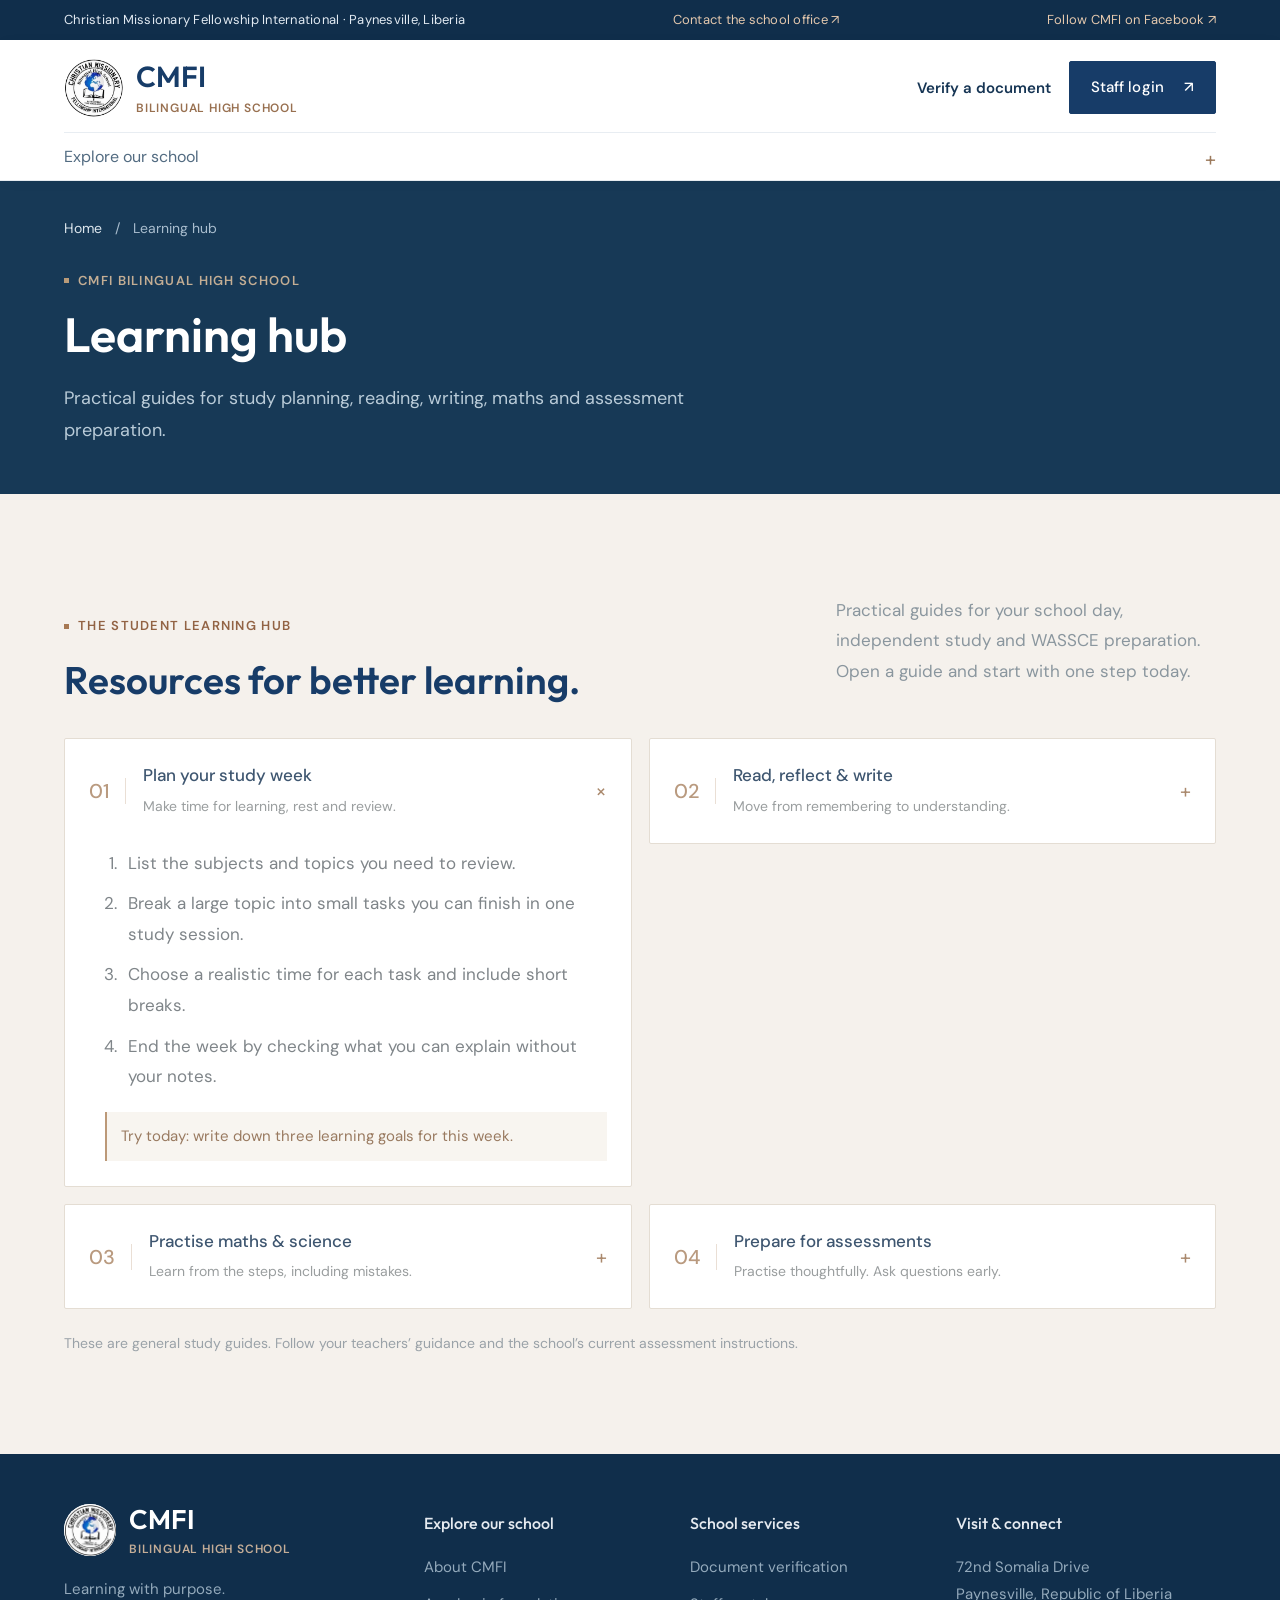
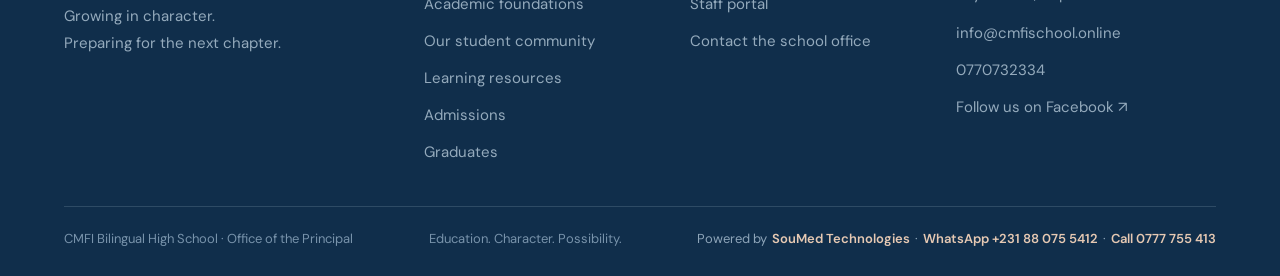
<file: learning-hub.html>
<!doctype html><html lang="en"><head><meta charset="utf-8"><meta name="viewport" content="width=device-width,initial-scale=1"><title>Learning hub | CMFI Bilingual High School</title><meta name="description" content="Open practical CMFI study guides for planning, reading, writing, maths and assessment preparation."><link rel="icon" href="school-seal.png"><link rel="stylesheet" href="public.css?v=geometric-20261109"><link rel="stylesheet" href="school.css?v=pages-20261109"><link rel="stylesheet" href="typography.css?v=melodrama-20261109"></head><body><div class="school-topbar"><div class="wrap topbar-inner"><span>Christian Missionary Fellowship International · Paynesville, Liberia</span><a href="contact.html">Contact the school office ↗</a></div></div><div class="school-header"><div class="wrap"><nav class="public-nav" aria-label="Main navigation"><a href="./" class="public-brand" aria-label="CMFI Bilingual High School home"><img class="school-logo" src="school-seal.png" alt="CMFI Bilingual High School logo"><span class="brand-title">CMFI<small>BILINGUAL HIGH SCHOOL</small></span></a><div class="nav-links"><a href="./">Home</a><a href="about.html">Our school</a><a href="academics.html">Academics</a><a href="student-life.html">Student life</a><a href="learning-hub.html">Learning hub</a></div><div class="nav-actions"><a href="verify.html">Verify a document</a><a class="btn btn-dark" href="login.html">Staff login <span>↗</span></a></div><details class="mobile-school-menu"><summary>Explore our school <span>+</span></summary><div class="mobile-school-links"><a href="./">Home</a><a href="about.html">Our school</a><a href="academics.html">Academics</a><a href="student-life.html">Student life</a><a href="learning-hub.html">Learning hub</a><a href="verify.html">Verify a document</a><a href="contact.html">Contact the office</a></div></details></nav></div></div><main><header class="school-page-intro"><div class="wrap"><nav class="page-breadcrumb" aria-label="Breadcrumb"><a href="./">Home</a><span>/</span><span aria-current="page">Learning hub</span></nav><div class="eyebrow">CMFI BILINGUAL HIGH SCHOOL</div><h1>Learning hub</h1><p>Practical guides for study planning, reading, writing, maths and assessment preparation.</p></div></header><section id="learning-hub" class="school-section learning-section"><div class="wrap"><div class="section-heading"><div><div class="eyebrow">THE STUDENT LEARNING HUB</div><h2>Resources for better learning.</h2></div><p>Practical guides for your school day, independent study and WASSCE preparation. Open a guide and start with one step today.</p></div><div class="learning-grid"><details id="guide-revision" class="learning-guide" open><summary><span class="guide-number">01</span><span>Plan your study week<small>Make time for learning, rest and review.</small></span><b>+</b></summary><div class="guide-content"><ol><li>List the subjects and topics you need to review.</li><li>Break a large topic into small tasks you can finish in one study session.</li><li>Choose a realistic time for each task and include short breaks.</li><li>End the week by checking what you can explain without your notes.</li></ol><div class="try-today">Try today: write down three learning goals for this week.</div></div></details><details id="guide-reading" class="learning-guide"><summary><span class="guide-number">02</span><span>Read, reflect & write<small>Move from remembering to understanding.</small></span><b>+</b></summary><div class="guide-content"><ol><li>Preview the title and headings before reading.</li><li>After a short section, close the text and summarize the main idea.</li><li>Choose evidence or an example that supports that idea.</li><li>In your writing, use a clear point, supporting evidence and an explanation.</li></ol><div class="try-today">Try today: summarize one paragraph in your own words.</div></div></details><details id="guide-maths" class="learning-guide"><summary><span class="guide-number">03</span><span>Practise maths & science<small>Learn from the steps, including mistakes.</small></span><b>+</b></summary><div class="guide-content"><ol><li>Write down what the question gives you and what you need to find.</li><li>Identify the principle, formula or method you will use.</li><li>Show each step and include units where needed.</li><li>Check your result, then note the reason for any mistake.</li></ol><div class="try-today">Try today: solve one problem again without looking at the worked example.</div></div></details><details class="learning-guide"><summary><span class="guide-number">04</span><span>Prepare for assessments<small>Practise thoughtfully. Ask questions early.</small></span><b>+</b></summary><div class="guide-content"><ol><li>Confirm your assessment topics and instructions with your teacher.</li><li>Practise relevant questions and review the feedback.</li><li>Use a timer for some practice sessions and read every instruction carefully.</li><li>Ask a teacher about topics you do not yet understand.</li></ol><div class="try-today">Try today: make a short list of questions to ask in your next class.</div></div></details></div><p class="school-small-note">These are general study guides. Follow your teachers’ guidance and the school’s current assessment instructions.</p></div></section></main><footer class="public-footer school-footer"><div class="wrap"><div class="school-footer-grid"><div><a href="./" class="public-brand" aria-label="CMFI Bilingual High School home"><img class="school-logo" src="school-seal.png" alt="CMFI Bilingual High School logo"><span class="brand-title">CMFI<small>BILINGUAL HIGH SCHOOL</small></span></a><p>Learning with purpose.<br>Growing in character.<br>Preparing for the next chapter.</p></div><div><h3>Explore our school</h3><a href="about.html">About CMFI</a><a href="academics.html">Academic foundations</a><a href="student-life.html">Our student community</a><a href="learning-hub.html">Learning resources</a></div><div><h3>School services</h3><a href="verify.html">Document verification</a><a href="login.html">Staff portal</a><a href="contact.html">Contact the school office</a></div><div><h3>Visit & connect</h3><p>72nd Somalia Drive<br>Paynesville, Republic of Liberia</p><a href="mailto:info@cmfischool.online">info@cmfischool.online</a><a href="tel:+231770732334">0770732334</a></div></div><div class="footer-bottom"><span>CMFI Bilingual High School · Office of the Principal</span><span>Education. Character. Possibility.</span></div></div></footer><script type="module" src="public.mjs"></script><script src="school.js" defer></script></body></html>
</file>
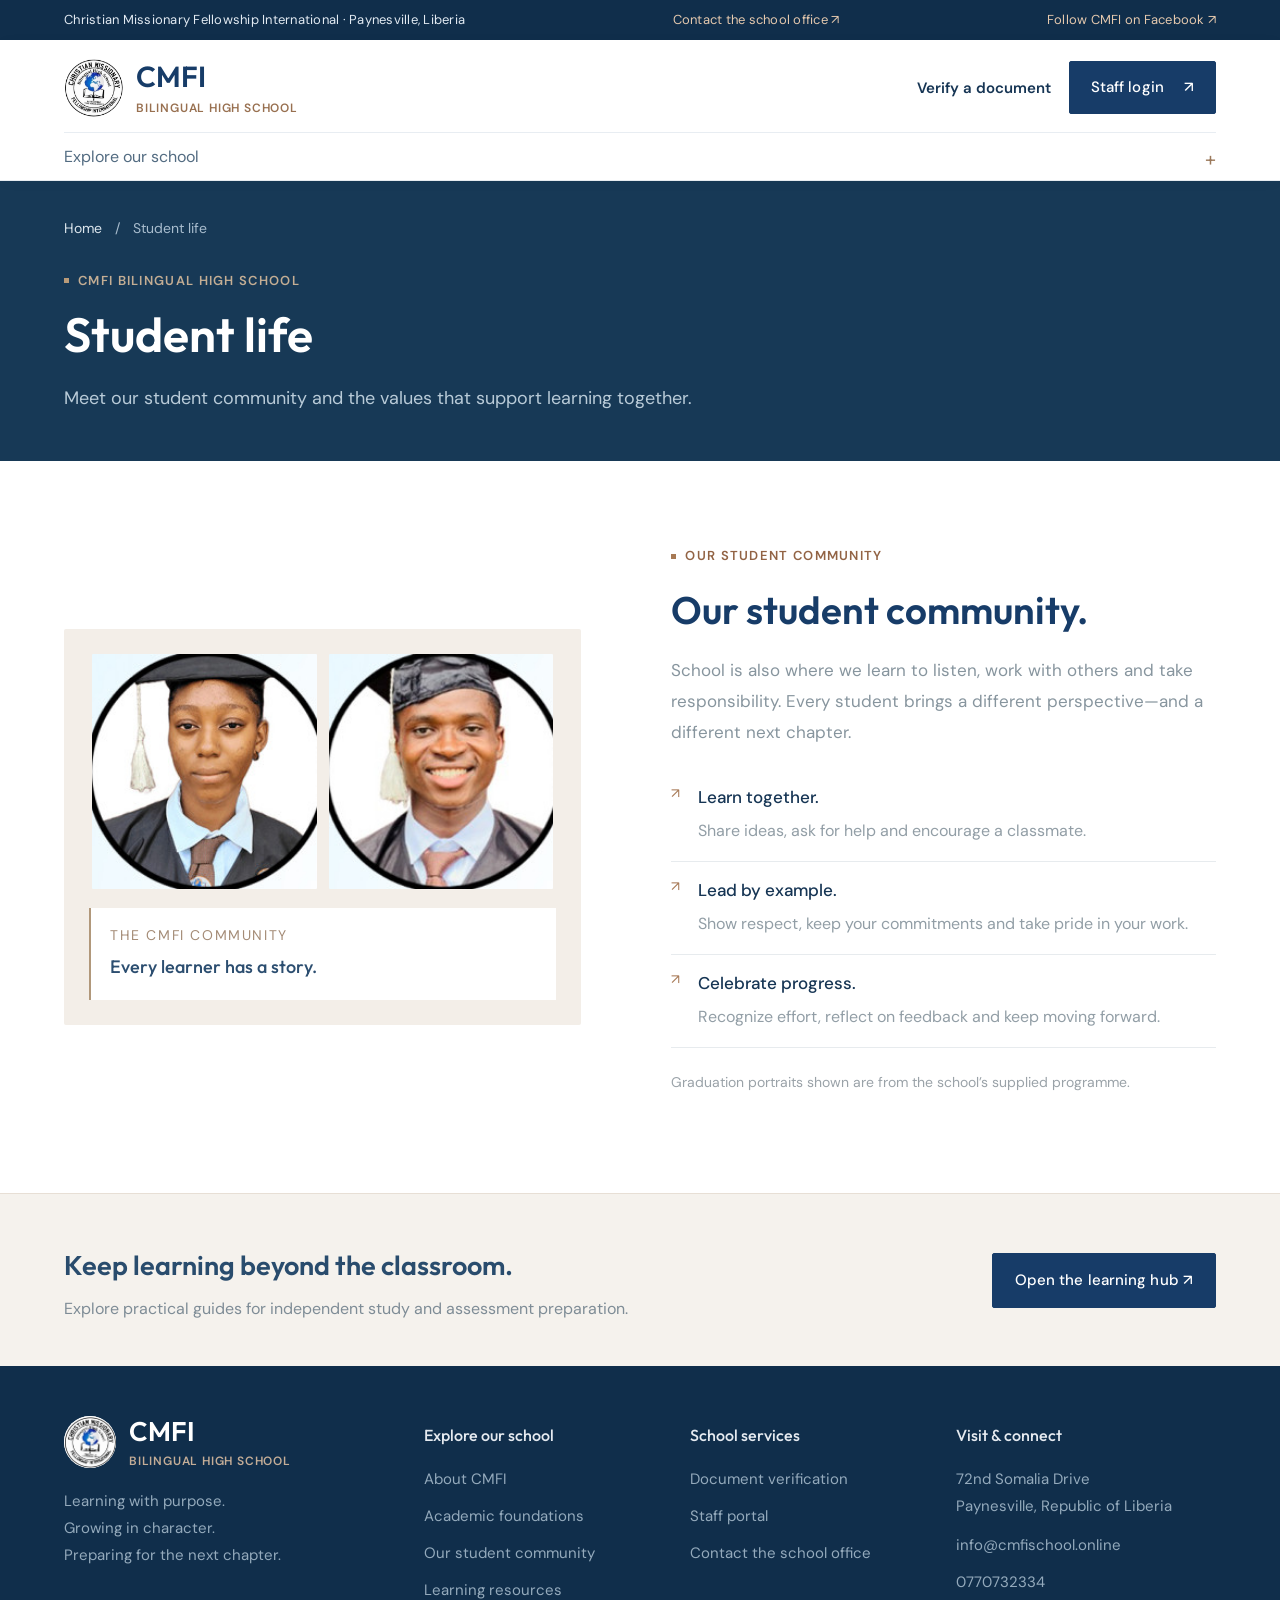
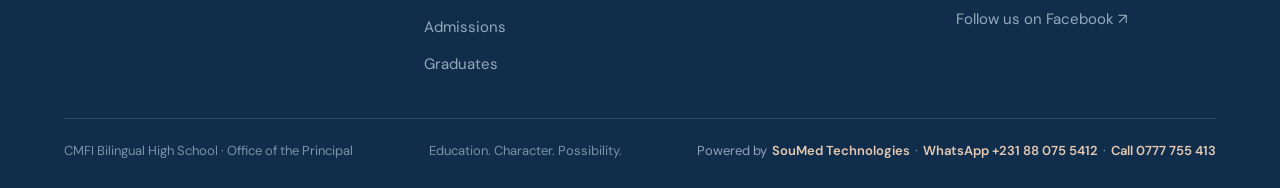
<file: student-life.html>
<!doctype html><html lang="en"><head><meta charset="utf-8"><meta name="viewport" content="width=device-width,initial-scale=1"><title>Student life | CMFI Bilingual High School</title><meta name="description" content="Discover the CMFI student community, school values and graduation portraits."><link rel="icon" href="school-seal.png"><link rel="stylesheet" href="public.css?v=geometric-20261109"><link rel="stylesheet" href="school.css?v=pages-20261109"><link rel="stylesheet" href="typography.css?v=melodrama-20261109"></head><body><div class="school-topbar"><div class="wrap topbar-inner"><span>Christian Missionary Fellowship International · Paynesville, Liberia</span><a href="contact.html">Contact the school office ↗</a></div></div><div class="school-header"><div class="wrap"><nav class="public-nav" aria-label="Main navigation"><a href="./" class="public-brand" aria-label="CMFI Bilingual High School home"><img class="school-logo" src="school-seal.png" alt="CMFI Bilingual High School logo"><span class="brand-title">CMFI<small>BILINGUAL HIGH SCHOOL</small></span></a><div class="nav-links"><a href="./">Home</a><a href="about.html">Our school</a><a href="academics.html">Academics</a><a href="student-life.html">Student life</a><a href="learning-hub.html">Learning hub</a></div><div class="nav-actions"><a href="verify.html">Verify a document</a><a class="btn btn-dark" href="login.html">Staff login <span>↗</span></a></div><details class="mobile-school-menu"><summary>Explore our school <span>+</span></summary><div class="mobile-school-links"><a href="./">Home</a><a href="about.html">Our school</a><a href="academics.html">Academics</a><a href="student-life.html">Student life</a><a href="learning-hub.html">Learning hub</a><a href="verify.html">Verify a document</a><a href="contact.html">Contact the office</a></div></details></nav></div></div><main><header class="school-page-intro"><div class="wrap"><nav class="page-breadcrumb" aria-label="Breadcrumb"><a href="./">Home</a><span>/</span><span aria-current="page">Student life</span></nav><div class="eyebrow">CMFI BILINGUAL HIGH SCHOOL</div><h1>Student life</h1><p>Meet our student community and the values that support learning together.</p></div></header><section id="student-life" class="school-section student-life-section"><div class="wrap student-life-grid"><div class="student-life-image"><div class="student-life-portraits"><img src="photos/2101772018.jpg" alt="A CMFI student pictured in the graduation programme" loading="lazy"><img src="photos/2101772048.jpg" alt="A CMFI graduate pictured in school uniform" loading="lazy"></div><div class="student-life-label"><span>THE CMFI COMMUNITY</span><strong>Every learner has a story.</strong></div></div><div><div class="eyebrow">OUR STUDENT COMMUNITY</div><h2>Our student community.</h2><p class="school-body-copy">School is also where we learn to listen, work with others and take responsibility. Every student brings a different perspective—and a different next chapter.</p><ul class="school-values-list"><li><strong>Learn together.</strong><span>Share ideas, ask for help and encourage a classmate.</span></li><li><strong>Lead by example.</strong><span>Show respect, keep your commitments and take pride in your work.</span></li><li><strong>Celebrate progress.</strong><span>Recognize effort, reflect on feedback and keep moving forward.</span></li></ul><p class="school-small-note">Graduation portraits shown are from the school’s supplied programme.</p></div></div></section><section class="standalone-cta"><div class="wrap"><div><h2>Keep learning beyond the classroom.</h2><p>Explore practical guides for independent study and assessment preparation.</p></div><a class="btn btn-dark" href="learning-hub.html">Open the learning hub ↗</a></div></section></main><footer class="public-footer school-footer"><div class="wrap"><div class="school-footer-grid"><div><a href="./" class="public-brand" aria-label="CMFI Bilingual High School home"><img class="school-logo" src="school-seal.png" alt="CMFI Bilingual High School logo"><span class="brand-title">CMFI<small>BILINGUAL HIGH SCHOOL</small></span></a><p>Learning with purpose.<br>Growing in character.<br>Preparing for the next chapter.</p></div><div><h3>Explore our school</h3><a href="about.html">About CMFI</a><a href="academics.html">Academic foundations</a><a href="student-life.html">Our student community</a><a href="learning-hub.html">Learning resources</a></div><div><h3>School services</h3><a href="verify.html">Document verification</a><a href="login.html">Staff portal</a><a href="contact.html">Contact the school office</a></div><div><h3>Visit & connect</h3><p>72nd Somalia Drive<br>Paynesville, Republic of Liberia</p><a href="mailto:info@cmfischool.online">info@cmfischool.online</a><a href="tel:+231770732334">0770732334</a></div></div><div class="footer-bottom"><span>CMFI Bilingual High School · Office of the Principal</span><span>Education. Character. Possibility.</span></div></div></footer><script type="module" src="public.mjs"></script><script src="school.js" defer></script></body></html>
</file>
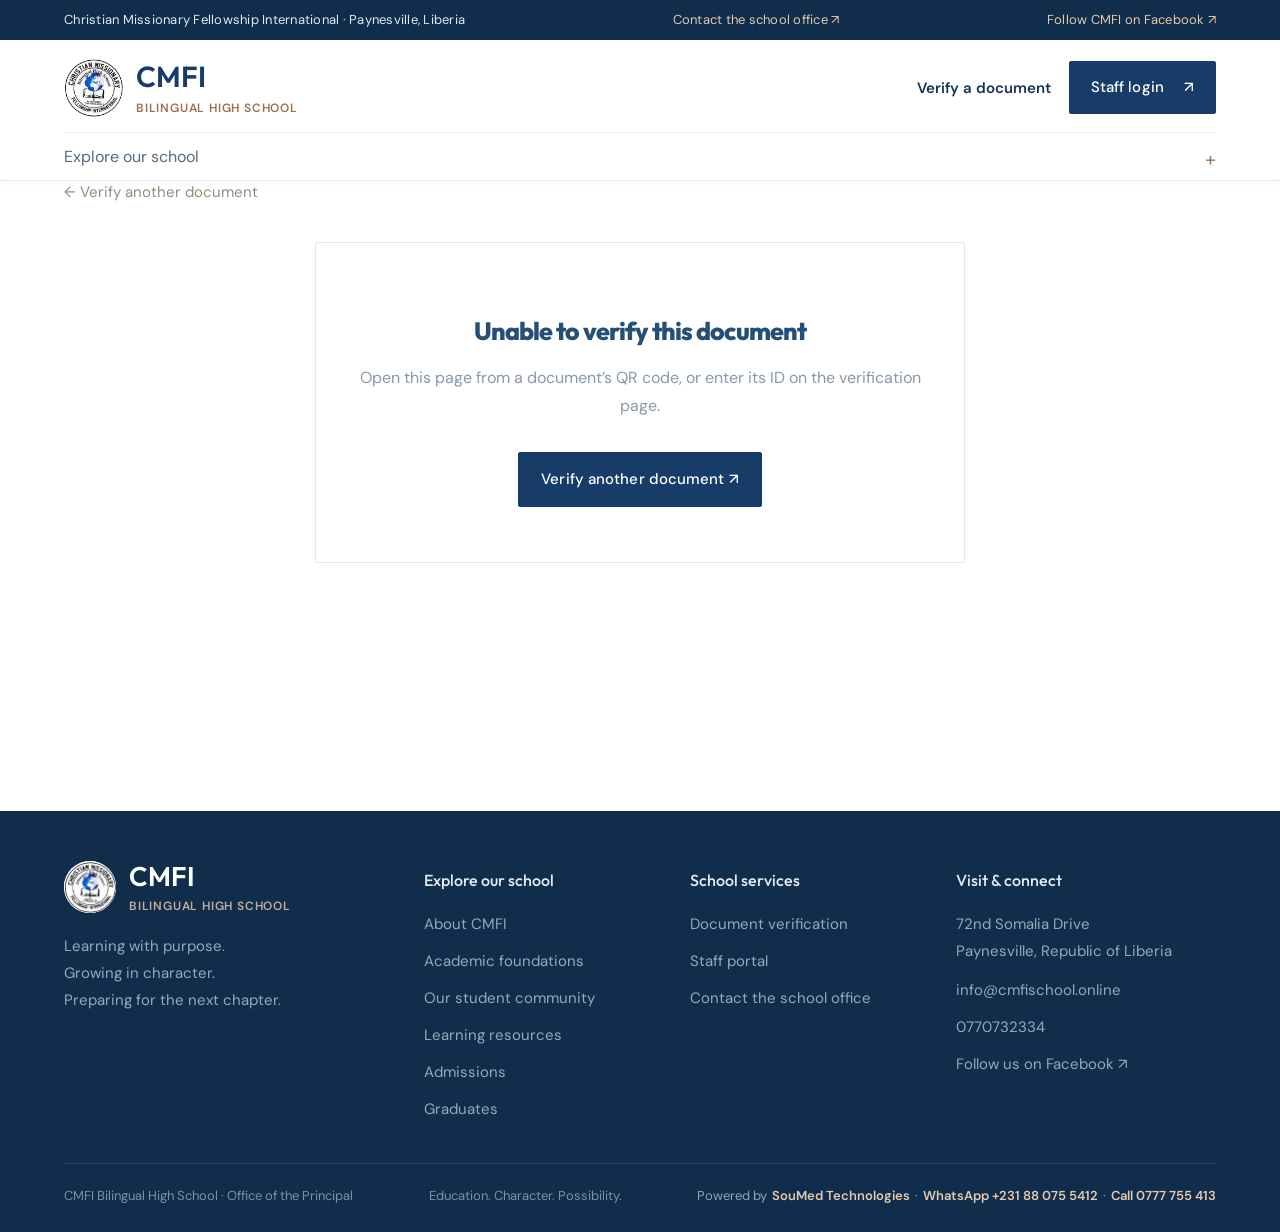
<file: student.html>
<!doctype html><html lang="en"><head><meta charset="utf-8"><meta name="viewport" content="width=device-width,initial-scale=1"><title>Student verification record | CMFI Records</title><meta name="description" content="CMFI Bilingual High School academic records and document verification."><link rel="stylesheet" href="public.css?v=geometric-20261109"><link rel="stylesheet" href="school.css?v=pages-20261109"><link rel="stylesheet" href="typography.css?v=melodrama-20261109"><link rel="stylesheet" href="verification.css?v=student-record-20261110"></head><body><div class="school-topbar"><div class="wrap topbar-inner"><span>Christian Missionary Fellowship International · Paynesville, Liberia</span><a href="contact.html">Contact the school office ↗</a></div></div><div class="school-header"><div class="wrap"><nav class="public-nav" aria-label="Main navigation"><a href="./" class="public-brand" aria-label="CMFI Bilingual High School home"><img class="school-logo" src="school-seal.png" alt="CMFI Bilingual High School logo"><span class="brand-title">CMFI<small>BILINGUAL HIGH SCHOOL</small></span></a><div class="nav-links"><a href="./">Home</a><a href="about.html">Our school</a><a href="academics.html">Academics</a><a href="student-life.html">Student life</a><a href="learning-hub.html">Learning hub</a></div><div class="nav-actions"><a href="verify.html">Verify a document</a><a class="btn btn-dark" href="login.html">Staff login <span>↗</span></a></div><details class="mobile-school-menu"><summary>Explore our school <span>+</span></summary><div class="mobile-school-links"><a href="./">Home</a><a href="about.html">Our school</a><a href="academics.html">Academics</a><a href="student-life.html">Student life</a><a href="learning-hub.html">Learning hub</a><a href="verify.html">Verify a document</a><a href="contact.html">Contact the office</a></div></details></nav></div></div><main class="student-page wrap"><a class="back-link" href="verify.html">← Verify another document</a><div id="studentRecord" class="record-shell"><div class="state-card"><div class="loading-dot"></div><h1>Checking the record…</h1><p>Please wait while the document’s saved status is retrieved.</p></div></div></main><footer class="public-footer school-footer"><div class="wrap"><div class="school-footer-grid"><div><a href="./" class="public-brand" aria-label="CMFI Bilingual High School home"><img class="school-logo" src="school-seal.png" alt="CMFI Bilingual High School logo"><span class="brand-title">CMFI<small>BILINGUAL HIGH SCHOOL</small></span></a><p>Learning with purpose.<br>Growing in character.<br>Preparing for the next chapter.</p></div><div><h3>Explore our school</h3><a href="about.html">About CMFI</a><a href="academics.html">Academic foundations</a><a href="student-life.html">Our student community</a><a href="learning-hub.html">Learning resources</a></div><div><h3>School services</h3><a href="verify.html">Document verification</a><a href="login.html">Staff portal</a><a href="contact.html">Contact the school office</a></div><div><h3>Visit & connect</h3><p>72nd Somalia Drive<br>Paynesville, Republic of Liberia</p><a href="mailto:info@cmfischool.online">info@cmfischool.online</a><a href="tel:+231770732334">0770732334</a></div></div><div class="footer-bottom"><span>CMFI Bilingual High School · Office of the Principal</span><span>Education. Character. Possibility.</span></div></div></footer><script type="module" src="public.mjs"></script><script src="school.js" defer></script></body></html>
</file>
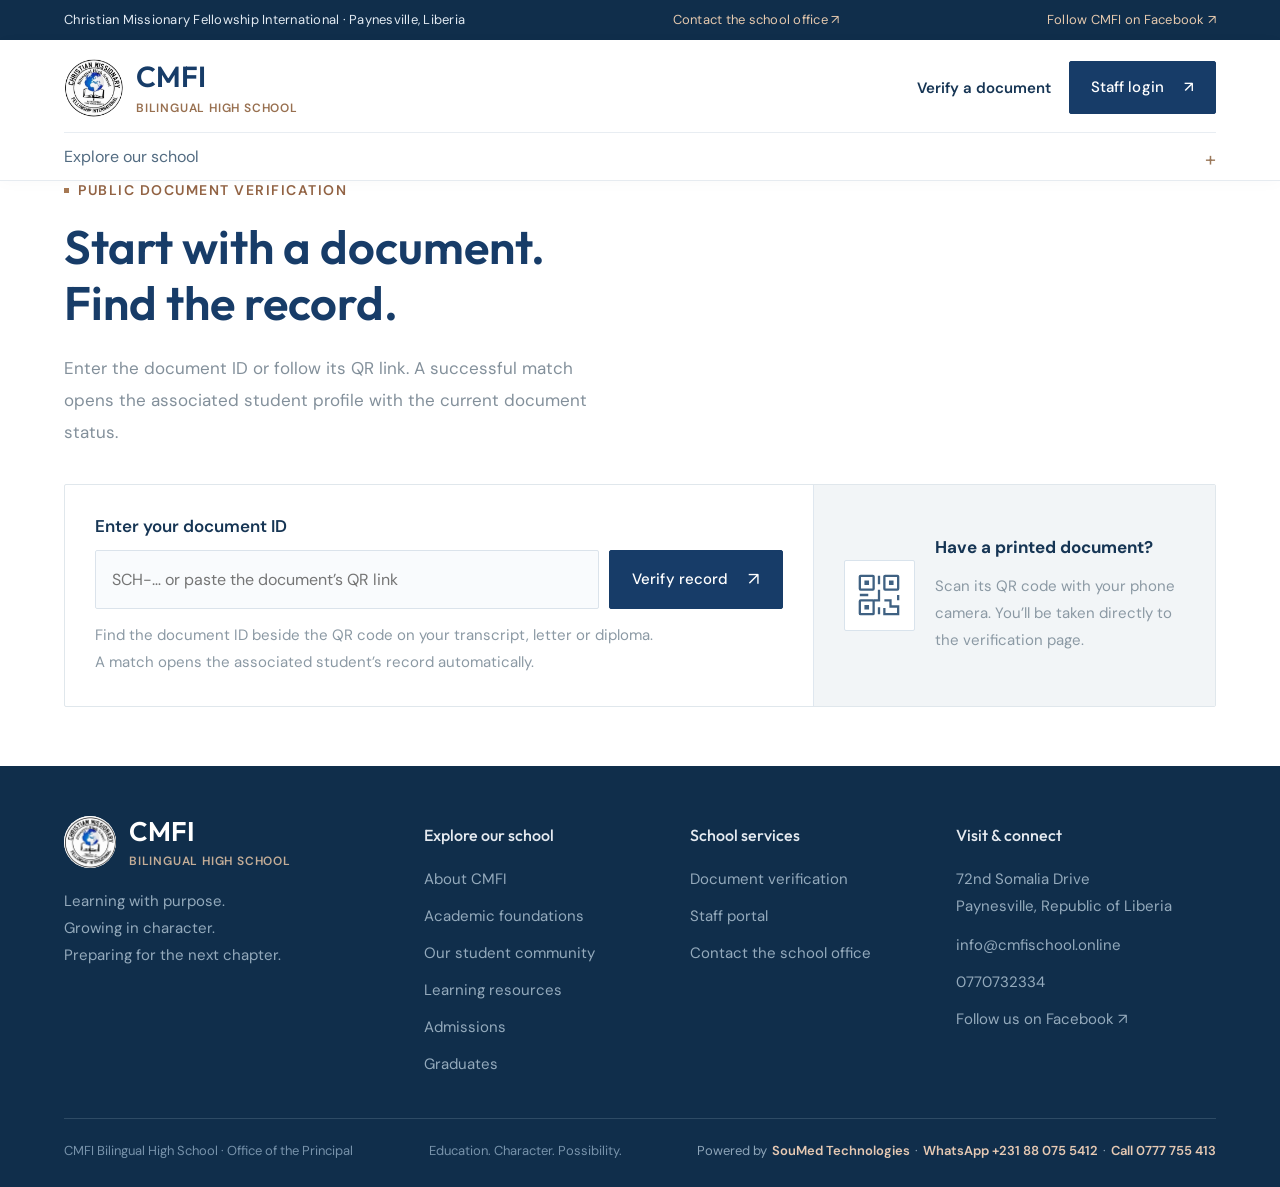
<file: verify.html>
<!doctype html><html lang="en"><head><meta charset="utf-8"><meta name="viewport" content="width=device-width,initial-scale=1"><title>Verify a document | CMFI Records</title><meta name="description" content="CMFI Bilingual High School academic records and document verification."><link rel="stylesheet" href="public.css?v=geometric-20261109"><link rel="stylesheet" href="school.css?v=pages-20261109"><link rel="stylesheet" href="typography.css?v=melodrama-20261109"></head><body><div class="school-topbar"><div class="wrap topbar-inner"><span>Christian Missionary Fellowship International · Paynesville, Liberia</span><a href="contact.html">Contact the school office ↗</a></div></div><div class="school-header"><div class="wrap"><nav class="public-nav" aria-label="Main navigation"><a href="./" class="public-brand" aria-label="CMFI Bilingual High School home"><img class="school-logo" src="school-seal.png" alt="CMFI Bilingual High School logo"><span class="brand-title">CMFI<small>BILINGUAL HIGH SCHOOL</small></span></a><div class="nav-links"><a href="./">Home</a><a href="about.html">Our school</a><a href="academics.html">Academics</a><a href="student-life.html">Student life</a><a href="learning-hub.html">Learning hub</a></div><div class="nav-actions"><a href="verify.html">Verify a document</a><a class="btn btn-dark" href="login.html">Staff login <span>↗</span></a></div><details class="mobile-school-menu"><summary>Explore our school <span>+</span></summary><div class="mobile-school-links"><a href="./">Home</a><a href="about.html">Our school</a><a href="academics.html">Academics</a><a href="student-life.html">Student life</a><a href="learning-hub.html">Learning hub</a><a href="verify.html">Verify a document</a><a href="contact.html">Contact the office</a></div></details></nav></div></div><main class="verify-page wrap"><div class="eyebrow">PUBLIC DOCUMENT VERIFICATION</div><h1 class="page-title">Start with a document.<br>Find the record.</h1><p class="page-intro">Enter the document ID or follow its QR link. A successful match opens the associated student profile with the current document status.</p><div class="verification-box"><form class="verify-form" data-verify-form><label for="credential">Enter your document ID</label><div class="input-group"><input id="credential" name="credential" placeholder="SCH-… or paste the document’s QR link" autocomplete="off" spellcheck="false" required><button class="btn btn-dark" type="submit">Verify record <span class="arrow">↗</span></button></div><p class="verify-hint">Find the document ID beside the QR code on your transcript, letter or diploma.<br>A match opens the associated student’s record automatically.</p><div class="form-status" role="status" aria-live="polite" data-status></div></form><div class="verification-aside"><div class="qr-block"><svg viewBox="0 0 60 60" fill="none" stroke="currentColor" stroke-width="3" aria-hidden="true"><rect x="5" y="5" width="18" height="18" rx="1"/><rect x="37" y="5" width="18" height="18" rx="1"/><rect x="5" y="37" width="18" height="18" rx="1"/><path d="M37 37h8v8h10v10H37v-8M55 30v7M30 5v11m0 7v14h-7m7 18v-9M5 30h11"/><path d="M11 11h6v6h-6zm32 0h6v6h-6zM11 43h6v6h-6z" fill="currentColor" stroke="none"/></svg></div><div><strong>Have a printed document?</strong><p>Scan its QR code with your phone camera. You’ll be taken directly to the verification page.</p></div></div></div></main><footer class="public-footer school-footer"><div class="wrap"><div class="school-footer-grid"><div><a href="./" class="public-brand" aria-label="CMFI Bilingual High School home"><img class="school-logo" src="school-seal.png" alt="CMFI Bilingual High School logo"><span class="brand-title">CMFI<small>BILINGUAL HIGH SCHOOL</small></span></a><p>Learning with purpose.<br>Growing in character.<br>Preparing for the next chapter.</p></div><div><h3>Explore our school</h3><a href="about.html">About CMFI</a><a href="academics.html">Academic foundations</a><a href="student-life.html">Our student community</a><a href="learning-hub.html">Learning resources</a></div><div><h3>School services</h3><a href="verify.html">Document verification</a><a href="login.html">Staff portal</a><a href="contact.html">Contact the school office</a></div><div><h3>Visit & connect</h3><p>72nd Somalia Drive<br>Paynesville, Republic of Liberia</p><a href="mailto:info@cmfischool.online">info@cmfischool.online</a><a href="tel:+231770732334">0770732334</a></div></div><div class="footer-bottom"><span>CMFI Bilingual High School · Office of the Principal</span><span>Education. Character. Possibility.</span></div></div></footer><script type="module" src="public.mjs"></script><script src="school.js" defer></script></body></html>
</file>
<file: public.css>
@import url('https://fonts.googleapis.com/css2?family=DM+Sans:wght@400;500;600;700&family=Manrope:wght@400;500;600;700;800&display=swap');
:root{--paper:#f4f4f0;--ink:#131515;--muted:#747873;--acid:#d5ff62;--line:#dddfd7;--navy:#08243a}*{box-sizing:border-box}html{scroll-behavior:smooth}body{margin:0;background:var(--paper);font:14px 'DM Sans',sans-serif;color:var(--ink)}a{color:inherit;text-decoration:none}button,input{font:inherit}button,a{ -webkit-tap-highlight-color:transparent}button{cursor:pointer}button:disabled{cursor:wait;opacity:.6}a:focus-visible,button:focus-visible,input:focus-visible{outline:3px solid #8fae2e;outline-offset:4px}.wrap{max-width:1360px;margin:auto;padding:0 5%}.public-nav{height:96px;display:flex;align-items:center;justify-content:space-between;gap:25px;border-bottom:1px solid var(--line)}.public-brand{display:flex;gap:11px;align-items:center;font:800 24px Manrope;letter-spacing:-1px}.brand-mark{width:34px;height:34px;display:grid;place-items:center;background:var(--ink);color:var(--acid);border-radius:10px;font-size:22px;font-weight:800}.brand-title small{display:block;font:500 16px 'DM Sans';letter-spacing:1.6px;margin-top:2px;color:#747873}.nav-links{display:flex;gap:33px;font-size:16px;font-weight:500}.nav-actions{display:flex;align-items:center;gap:24px;font-size:16px;font-weight:600}.btn{display:inline-flex;align-items:center;justify-content:center;gap:22px;border:1px solid var(--line);background:white;padding:15px 23px;border-radius:8px;font-size:16px;font-weight:600;color:var(--ink);transition:transform .2s,background .2s}.btn:hover{background:#eaece5;transform:translateY(-2px)}.btn-dark{background:var(--ink);color:white;border-color:var(--ink)}.btn-dark:hover{background:#30352c}.btn-acid{background:var(--acid);color:var(--ink);border-color:var(--acid)}.btn-acid:hover{background:#c9f34b}.arrow{font-size:18px;font-weight:400}.eyebrow{font-size:14px;letter-spacing:2px;font-weight:600;display:flex;gap:9px;align-items:center}.eyebrow:before{content:'';width:6px;height:6px;background:#779928;border-radius:50%}.hero{position:relative;padding-top:51px;overflow:hidden}.hero-topline{display:flex;justify-content:space-between;align-items:center}.hero-note{font-size:15px;color:var(--muted)}.hero h1{font:800 clamp(56px,8.3vw,123px)/.99 Manrope;letter-spacing:-.06em;margin:30px 0 0;position:relative;z-index:2;max-width:1100px}.hero h1 span{color:#94998b}.hero-stage{display:grid;grid-template-columns:1fr 1.4fr .7fr;align-items:center;min-height:405px;gap:10px;position:relative}.hero-copy{font-size:17px;line-height:1.8;max-width:260px;position:relative;z-index:2}.hero-copy p{margin-bottom:24px;color:#6e7569}.hero-copy .micro{display:block;font-size:14px;line-height:1.8;color:#92978a;margin-top:15px}.orb-scene{height:380px;position:relative;display:grid;place-items:center;perspective:900px}.orb-glow{position:absolute;inset:35% 15% 0;background:radial-gradient(ellipse,#cbdf9f66,transparent 70%);filter:blur(12px)}.orb{width:270px;height:270px;border-radius:50%;position:relative;background:radial-gradient(circle at 28% 20%,#efffc6 0%,#b2d34d 13%,#b0e22a 25%,#5e7b1c 40%,#b3cf80 54%,#263526 74%,#0c1b12 92%);box-shadow:inset -22px -28px 38px #16221099,inset 15px 12px 30px #f3ffdb88,0 25px 55px #525a3d30;transform:rotate(-24deg);animation:float 8s ease-in-out infinite}.orb:before{content:'';position:absolute;inset:30px -19px;border:30px solid transparent;border-top-color:#ecefe9;border-left-color:#929c99;border-bottom-color:#5b6663;border-radius:50%;transform:rotate(-30deg) rotateX(41deg);box-shadow:0 13px 9px #26312666,inset 0 5px 3px #fff9}.orb:after{content:'';position:absolute;inset:-25px 30px;border:22px solid transparent;border-top-color:#bbc4c0;border-right-color:#e6ebe7;border-left-color:#78867a;border-radius:50%;transform:rotate(40deg) rotateY(44deg);box-shadow:inset 2px 2px 5px #fff,8px 8px 10px #24322455}.orbit{position:absolute;width:390px;height:136px;border:1px solid #8e9d6e;border-radius:50%;transform:rotate(-25deg);pointer-events:none}.orbit.second{width:420px;height:150px;transform:rotate(20deg);border-color:#afbb9d80}.orbit:after{content:'';width:9px;height:9px;background:var(--acid);position:absolute;top:20px;left:40px;border-radius:50%;box-shadow:0 0 0 5px #d5ff6222}.floating-tag{position:absolute;bottom:25px;left:5%;display:flex;align-items:center;gap:10px;padding:14px;background:#fff9;border:1px solid white;backdrop-filter:blur(12px);border-radius:10px;box-shadow:0 8px 30px #2c3d1e09;transform:rotate(-5deg)}.tag-icon{height:34px;width:30px;border:1px solid #bec7b5;border-radius:5px;display:grid;place-items:center;background:#f6f9ef;color:#7e8e65;font-size:17px}.floating-tag strong{font-size:15px;display:block}.floating-tag small{display:block;color:#929b86;font-size:14px;margin-top:4px}.hero-side{align-self:center;text-align:right;z-index:3}.circle-link{display:flex;margin-left:auto;align-items:center;justify-content:center;width:115px;height:115px;background:var(--acid);border-radius:50%;font-size:16px;gap:10px;transition:transform .2s}.circle-link:hover{transform:rotate(-8deg)}.hero-list{font-size:14px;line-height:2.8;color:#89907e;margin-top:30px}.hero-list b{margin-left:20px;font-weight:400;color:#b1b5a6}.trust-strip{padding:27px 0 33px;border-top:1px solid var(--line);display:grid;grid-template-columns:1.3fr repeat(3,1fr);gap:20px;align-items:center}.trust-strip>div{border-left:1px solid var(--line);padding-left:30px}.trust-strip strong{display:block;font:800 23px Manrope;letter-spacing:-.7px}.trust-strip small{font-size:14px;color:#8a9081;display:block;margin-top:4px}.trust-strip .school-title{border:0;padding:0;font-size:16px;line-height:1.8;font-weight:600;display:flex;align-items:center;gap:12px}.school-title img{width:43px;height:43px;object-fit:contain;mix-blend-mode:multiply}.verify-section{background:#fff;padding:75px 0}.section-heading{display:flex;align-items:flex-end;justify-content:space-between;gap:30px;margin-bottom:32px}.section-heading h2{font:700 clamp(30px,3.6vw,48px)/1.15 Manrope;letter-spacing:-2px;margin:15px 0 0}.section-heading p{font-size:16px;line-height:1.8;color:var(--muted);max-width:290px}.verification-box{display:grid;grid-template-columns:1.3fr .7fr;border:1px solid #e4e7de;border-radius:15px;overflow:hidden}.verify-form{padding:35px}.verify-form label{font-weight:600;font-size:16px;display:block}.input-group{display:flex;gap:10px;margin-top:13px}.input-group input{min-width:0;flex:1;border:1px solid #dfe4d8;border-radius:8px;padding:16px;font-size:16px;background:#fcfdf9;color:var(--ink);outline-color:#acc66d}.verify-hint{font-size:15px;line-height:1.9;color:#909783;margin:13px 0 0}.verification-aside{padding:30px;background:#eff3e7;border-left:1px solid #e4e7de;display:flex;align-items:center;gap:20px}.qr-block{height:71px;width:71px;flex-shrink:0;background:white;border:1px solid #dce4cf;border-radius:8px;display:grid;place-items:center}.qr-block svg{height:46px;width:46px}.verification-aside strong{font-size:16px}.verification-aside p{font-size:15px;color:#879076;line-height:1.9;margin-bottom:0}.form-status{margin-top:16px;font-size:16px;line-height:1.8;color:#64734f;min-height:0}.form-status:empty{display:none}.form-status.error{background:#fff1eb;color:#9b4a31;padding:13px;border-radius:7px}.form-status.success{background:#edf7df;padding:13px;border-radius:7px}.dark-section{background:#0d1110;color:#fff;padding:80px 0}.dark-section .eyebrow{color:#a8b49b}.dark-section .eyebrow:before{background:var(--acid)}.dark-section .section-heading h2{max-width:660px}.highlight{background:var(--acid);color:#18200f;border-radius:8px;padding:0 7px}.dark-section .section-heading p{color:#879487}.feature-grid{display:grid;grid-template-columns:repeat(3,1fr);gap:17px;margin-top:35px}.feature-card{background:#1b211e;border:1px solid #303831;border-radius:13px;padding:30px;min-height:280px;display:flex;flex-direction:column}.feature-icon{width:43px;height:43px;border:1px solid #48513c;border-radius:50%;background:#2c3525;color:var(--acid);display:grid;place-items:center;font-size:18px}.feature-number{color:#65715e;font-size:14px;margin-left:auto;margin-top:-26px}.feature-card h3{font:600 21px/1.3 Manrope;letter-spacing:-.7px;margin:50px 0 18px}.feature-card p{border-top:1px dashed #3f493e;padding-top:17px;color:#a4ae9d;font-size:16px;line-height:1.9;margin:0}.how-section{padding:80px 0}.steps-public{display:grid;grid-template-columns:repeat(3,1fr);gap:35px;margin-top:45px}.step-number{font:500 16px Manrope;color:#8b947e;border-bottom:1px solid #dce0d3;padding-bottom:20px}.step-number span{float:right;color:#a5b18f}.steps-public h3{font:700 18px Manrope;letter-spacing:-.5px;margin:22px 0 10px}.steps-public p{font-size:16px;color:#818975;line-height:1.9;max-width:280px}.staff-cta{background:#e7eddb;border-radius:16px;display:flex;justify-content:space-between;align-items:center;gap:25px;padding:35px 40px;margin-top:55px}.staff-cta h3{font:700 23px Manrope;letter-spacing:-1px;margin:0 0 9px}.staff-cta p{font-size:16px;color:#7a876c;margin:0;line-height:1.8}.public-footer{background:#092438;color:#e7efeb;padding:35px 0}.footer-inner{display:flex;justify-content:space-between;align-items:center;gap:20px}.public-footer .brand-mark{background:#d5ff62;color:#092438}.public-footer .brand-title small{color:#a7bcb4}.footer-links{display:flex;gap:24px;font-size:15px;color:#b7c9be}.footer-bottom{margin-top:28px;padding-top:20px;border-top:1px solid #294237;display:flex;justify-content:space-between;font-size:14px;color:#93ad9f}.login-page{min-height:calc(100vh - 96px);display:grid;grid-template-columns:1fr 1fr;gap:80px;align-items:center;padding:60px 0}.login-story h1{font:800 64px/1.04 Manrope;letter-spacing:-4px;margin:24px 0}.login-story h1 span{color:#8d9880}.login-story p{font-size:17px;color:#7b8571;line-height:1.9;max-width:340px}.login-story .mini-orb{height:190px;margin-top:30px;position:relative}.mini-orb .orb{width:155px;height:155px;margin-left:50px}.mini-orb .orb:before{border-width:18px;inset:18px -12px}.mini-orb .orb:after{border-width:14px;inset:-15px 20px}.login-card{background:white;border:1px solid #e2e6d9;border-radius:17px;padding:43px;max-width:450px;box-shadow:0 18px 70px #52603e07}.login-card h2{font:800 27px Manrope;letter-spacing:-1px;margin:0 0 10px}.login-card>p{font-size:16px;color:#8f9784;line-height:1.9}.login-card label{display:block;font-size:16px;font-weight:600;margin:23px 0 9px}.login-card input{width:100%;padding:14px 15px;border:1px solid #dfe5d5;border-radius:8px;background:#fdfefa;outline-color:#9ebf4d;font-size:16px}.password-field{position:relative}.password-field input{padding-right:55px}.password-toggle{position:absolute;right:10px;top:10px;background:none;border:0;color:#819068;font-size:15px;padding:7px}.login-card .btn{width:100%;margin-top:25px}.login-foot{font-size:15px;border-top:1px solid #eef1e7;padding-top:20px;margin-top:25px;color:#939c85;line-height:1.9}.login-foot a{color:#53683a}.forgot{display:block;text-align:right;margin-top:12px;font-size:15px;color:#7f8c6b;background:none;border:0;margin-left:auto}.verify-page{padding:65px 0;min-height:65vh}.verify-page .verification-box{margin-top:35px}.page-title{font:800 clamp(38px,5vw,65px)/1.1 Manrope;letter-spacing:-3px;margin:20px 0}.page-intro{font-size:17px;color:#818b76;line-height:1.9;max-width:560px}.student-page{padding:40px 0 80px;min-height:70vh}.back-link{font-size:15px;color:#869479}.record-shell{max-width:1000px;margin:30px auto}.record-top{background:white;border:1px solid #e2e8d7;border-radius:15px;padding:32px;display:flex;gap:25px;align-items:center}.record-photo{width:115px;height:130px;border-radius:12px;object-fit:cover;background:#edf1e5}.record-initial{display:grid;place-items:center;font:800 40px Manrope;color:#8d9c75}.record-title h1{font:800 31px Manrope;letter-spacing:-1.5px;margin:12px 0 8px}.record-title p{font-size:16px;color:#8a967d;margin:0;line-height:1.7}.status-pill{display:inline-block;padding:7px 11px;border-radius:5px;background:#eef6dd;color:#6d8b34;font-size:14px;font-weight:600;letter-spacing:.5px}.status-pill.revoked{background:#fff0ea;color:#a45438}.record-warning{padding:16px 20px;border:1px solid #e6e9dc;background:#f9fbf3;border-radius:10px;font-size:16px;color:#82916d;line-height:1.9;margin:18px 0}.record-warning.revoked{background:#fff3ee;border-color:#f2d9ce;color:#a95b3a}.record-columns{display:grid;grid-template-columns:1fr 1fr;gap:20px;margin-top:25px}.record-panel{background:white;border:1px solid #e3e9d9;border-radius:12px;padding:25px}.record-panel h2{font:700 15px Manrope;margin:0 0 22px}.record-fields{display:grid;grid-template-columns:1fr 1fr;gap:24px 20px}.record-fields dt{font-size:14px;color:#97a187;margin-bottom:8px}.record-fields dd{font-size:16px;font-weight:500;margin:0;line-height:1.7;overflow-wrap:anywhere}.record-panel.full{grid-column:1/-1}.public-table{width:100%;border-collapse:collapse;font-size:16px}.public-table th{text-align:left;font-size:14px;color:#97a287;font-weight:500;letter-spacing:.7px;padding:13px 0;background:none;border-bottom:1px solid #e5eadc}.public-table td{padding:16px 0;border-bottom:1px solid #f0f3e9}.public-table th:last-child,.public-table td:last-child{text-align:right}.record-note{font-size:15px;color:#95a084;line-height:1.9;margin-top:18px}.state-card{text-align:center;background:white;border:1px solid #e1e8d5;border-radius:15px;padding:55px 30px;margin:40px auto;max-width:650px}.state-card h1{font:800 25px Manrope;letter-spacing:-1px}.state-card p{font-size:16px;line-height:1.9;color:#879377}.state-card .btn{margin-top:15px}.loading-dot{width:35px;height:35px;border:3px solid #edf1e4;border-top-color:#9bba54;border-radius:50%;margin:auto;animation:spin 1s linear infinite}@keyframes spin{to{transform:rotate(360deg)}}@keyframes float{0%,100%{transform:rotate(-24deg) translateY(0)}50%{transform:rotate(-19deg) translateY(-13px)}}@media(prefers-reduced-motion:reduce){*{animation:none!important;scroll-behavior:auto!important;transition:none!important}}@media(min-width:1500px){.hero h1{font-size:128px}.orb{width:310px;height:310px}.hero-stage{min-height:440px}}@media(max-width:1000px){.hero h1{font-size:9vw}.hero-stage{grid-template-columns:1fr 1.3fr .5fr}.orb{width:220px;height:220px}.orbit{width:310px}.orbit.second{width:330px}.hero-copy{font-size:16px}.hero-side .circle-link{width:90px;height:90px;font-size:15px}.nav-links{gap:18px}.nav-actions{gap:15px}.hero-list{font-size:14px}.trust-strip .school-title{font-size:15px}.trust-strip>div{padding-left:17px}.login-page{gap:30px}.login-story h1{font-size:52px}.login-card{padding:30px}.feature-card{padding:25px}.feature-card h3{font-size:19px}.verification-box{grid-template-columns:1.3fr 1fr}.verification-aside{padding:25px;gap:15px}.input-group{flex-wrap:wrap}.input-group .btn{width:100%}}@media(max-width:700px){.wrap{padding:0 6%}.public-nav{height:78px;gap:10px}.public-brand{font-size:20px}.brand-title small{font-size:14px}.brand-mark{width:29px;height:29px;border-radius:8px;font-size:19px}.nav-links{display:none}.nav-actions{gap:14px;font-size:15px}.nav-actions .btn{padding:10px 12px;font-size:14px;gap:7px}.hero{padding-top:32px}.hero-note{display:none}.hero h1{font-size:12vw;letter-spacing:-.06em;margin-top:23px}.hero-stage{grid-template-columns:1fr;min-height:auto;gap:0}.orb-scene{grid-row:1;height:310px;margin:10px 0 0}.orb{width:220px;height:220px}.orbit{width:320px}.orbit.second{width:330px}.hero-copy{max-width:100%;font-size:16px;display:flex;flex-wrap:wrap;gap:0 20px;align-items:center;margin-bottom:30px}.hero-copy p{margin:0 0 20px;flex-basis:100%}.hero-copy .micro{margin:0;flex:1;min-width:120px}.hero-copy .btn{padding:14px 18px;gap:15px}.hero-side{display:none}.floating-tag{left:7%;bottom:15px}.trust-strip{grid-template-columns:repeat(3,1fr);gap:22px;padding:25px 0}.trust-strip .school-title{grid-column:1/-1;justify-content:center;padding-bottom:15px;border-bottom:1px solid var(--line)}.trust-strip>div:nth-child(2){border:0;padding:0}.trust-strip>div{padding-left:17px}.trust-strip strong{font-size:22px}.trust-strip small{font-size:14px;line-height:1.6}.verify-section,.dark-section,.how-section{padding:50px 0}.section-heading{display:block;margin-bottom:25px}.section-heading h2{font-size:32px;letter-spacing:-1.5px}.section-heading p{max-width:100%;font-size:16px;margin:20px 0 0}.verification-box{grid-template-columns:1fr}.verify-form{padding:25px}.input-group input{flex-basis:100%;font-size:16px;padding:14px}.verification-aside{border-left:0;border-top:1px solid #e4e7de;padding:22px 25px}.qr-block{width:55px;height:55px}.qr-block svg{height:35px;width:35px}.feature-grid{grid-template-columns:1fr}.feature-card{min-height:240px}.feature-card h3{margin:35px 0 15px;font-size:22px}.steps-public{grid-template-columns:1fr;gap:25px;margin-top:30px}.steps-public p{max-width:100%}.staff-cta{padding:25px;display:block;margin-top:35px}.staff-cta h3{font-size:22px}.staff-cta .btn{margin-top:20px}.footer-inner{flex-wrap:wrap}.footer-links{gap:19px;font-size:14px}.footer-bottom{font-size:14px;line-height:1.8;gap:25px}.login-page{grid-template-columns:1fr;padding:35px 0 50px;gap:25px;min-height:auto}.login-story h1{font-size:43px;letter-spacing:-2.5px;margin:18px 0}.login-story p{font-size:16px;max-width:100%;margin-bottom:0}.login-story .mini-orb{display:none}.login-card{max-width:100%;padding:28px}.login-card h2{font-size:25px}.verify-page{padding:40px 0}.page-title{font-size:43px;letter-spacing:-2px}.record-top{padding:24px;gap:18px;align-items:flex-start}.record-photo{width:76px;height:90px}.record-title h1{font-size:21px;letter-spacing:-.8px;line-height:1.3}.record-title p{font-size:15px}.record-columns{grid-template-columns:1fr;gap:15px}.record-panel{padding:24px}.record-fields{gap:22px 15px}.record-fields dd{font-size:16px}.record-warning{font-size:15px}.status-pill{font-size:14px}.state-card{padding:40px 25px}.eyebrow{font-size:14px;letter-spacing:1.3px}}
</file>
<file: school.css>
:root{--paper:#fff;--ink:#173451;--muted:#6b7885;--acid:#e7d6c6;--line:#dfe6ed;--navy:#14385f;--brown:#926344;--cream:#f5eee7;--blue-pale:#edf3f8}body{background:white;color:var(--ink)}.wrap{max-width:1320px;padding:0 5%}.school-topbar{background:#14385f;color:#e2eaf2;font-size:14px}.topbar-inner{min-height:34px;display:flex;align-items:center;justify-content:space-between;gap:20px}.topbar-inner a{color:#e5c9ae}.school-header{background:#fff;border-bottom:1px solid #e6ebf0}.public-nav{height:99px;border:0;gap:20px}.public-brand{gap:11px;font-size:26px;letter-spacing:0;color:#173c68;flex-shrink:0}.school-logo{width:61px;height:61px;object-fit:contain;border-radius:50%;background:white;display:block}.brand-title small{font-size:14px;font-weight:600;letter-spacing:1.3px;color:#987050;margin-top:4px}.nav-links{gap:26px;font-size:15px;color:#52657a}.nav-links a:hover,.nav-actions>a:not(.btn):hover{color:var(--brown)}.nav-actions{gap:21px;font-size:15px}.btn{border-radius:5px;padding:15px 22px;font-size:16px;gap:20px}.btn-dark{background:#173c68;border-color:#173c68;color:white}.btn-dark:hover{background:#254e7c}.btn-outline{background:transparent;border-color:#bfccd8;color:#264d76}.btn-outline:hover{background:#f2f5f8}.btn-white{background:#fff;color:#173c68;border-color:white}.eyebrow{font-size:14px;font-weight:600;color:#926344;letter-spacing:1.5px}.eyebrow:before{background:#a77954;height:5px;width:5px;border-radius:0}.school-hero{background:linear-gradient(110deg,#f2f5f9 0%,#f8fafc 56%,#f4eee7 100%);overflow:hidden}.school-hero-grid{display:grid;grid-template-columns:1.12fr 1fr;gap:35px;align-items:center;min-height:550px;padding-top:57px;padding-bottom:57px}.school-hero-copy h1{font:500 clamp(39px,4.3vw,61px)/1.19 'Outfit','DM Sans',sans-serif;letter-spacing:-2px;margin:23px 0 22px;color:#173c68}.school-hero-copy h1 em{color:#936646;font-weight:400}.school-hero-copy>p{max-width:440px;font-size:17px;line-height:1.95;color:#6d7d8c;margin:0 0 28px}.hero-buttons{display:flex;gap:13px;flex-wrap:wrap}.hero-location{display:flex;align-items:center;gap:9px;font-size:14px;color:#87929b;margin-top:28px}.location-dot{width:5px;height:5px;border-radius:50%;background:#a57551}.location-divider{color:#c9d0d5;margin:0 6px}.school-hero-art{background:#fff;border:1px solid #ece9e5;padding:24px 22px 22px;border-radius:80px 5px 5px 5px;box-shadow:0 15px 50px #253b5610;position:relative}.hero-art-label{display:flex;align-items:center;justify-content:space-between;font-size:14px;letter-spacing:1px;color:#9a8069;padding-left:14px;gap:15px}.hero-art-label b{font-size:14px;font-weight:500;color:#9ba4ad;white-space:nowrap}.portrait-composition{position:relative;height:265px;margin-top:26px;display:flex;align-items:flex-end;justify-content:center;gap:9px;background:linear-gradient(180deg,#fff 0%,#f5f1eb 100%);border-radius:75px 0 0 0;padding:0 10px 0}.portrait{border-radius:70px 70px 0 0;overflow:hidden;border:5px solid white;box-shadow:0 5px 18px #18334e13;position:relative;background:#e6edf4}.portrait img{width:100%;height:100%;object-fit:cover;display:block;object-position:center}.portrait-one{width:31%;height:200px;transform:rotate(-6deg) translateY(-12px);z-index:1}.portrait-two{width:35%;height:254px;z-index:2;background:#e0e9f3}.portrait-three{width:31%;height:210px;transform:rotate(6deg) translateY(-8px);z-index:1}.art-star{position:absolute;left:14px;top:3px;font-size:32px;color:#ba906a}.school-seal-badge{position:absolute;right:-12px;bottom:29px;z-index:3;background:white;border:1px solid #ece1d7;border-radius:50%;padding:5px;box-shadow:0 3px 10px #12324d0d;transform:rotate(10deg)}.school-seal-badge .school-logo{width:62px;height:62px}.hero-art-caption{display:flex;align-items:center;justify-content:space-between;gap:10px;padding-top:22px}.hero-art-caption strong{font:500 15px 'Outfit','DM Sans',sans-serif;color:#284765}.hero-art-caption span{font-size:14px;color:#9ca4aa}.school-value-strip{background:#173c68;color:white}.value-strip-inner{min-height:75px;display:flex;gap:33px;align-items:center;justify-content:center}.value-strip-inner>span:first-child{color:#bed0e1;font:400 italic 14px 'Outfit','DM Sans',sans-serif;margin-right:20px}.value-strip-inner strong{font-size:16px;letter-spacing:.5px;font-weight:500}.strip-dot{color:#b38a68;font-size:16px}.school-section{padding:77px 0;scroll-margin-top:15px}.school-section h2{font:500 clamp(29px,3vw,40px)/1.26 'Outfit','DM Sans',sans-serif;letter-spacing:-1.2px;margin:20px 0 0;color:#173c68}.school-section h2 em{font-weight:400;color:#956a49}.about-grid{display:grid;grid-template-columns:1.05fr 1fr;gap:85px;align-items:start}.about-copy>p{font-size:16px;line-height:1.95;color:#73818f;margin:0 0 16px}.about-copy>p:first-child{font-size:15px;line-height:1.9;color:#3e5b76}.inline-link{display:inline-flex;align-items:center;gap:30px;font-size:15px;color:#8b6245;font-weight:600;margin-top:5px;padding-bottom:8px;border-bottom:1px solid #d5bda7}.school-about-cards{display:grid;grid-template-columns:repeat(3,1fr);gap:32px;margin-top:43px}.school-about-cards article{padding:25px 0 0;border-top:1px solid #dedfdc}.school-line-icon{font-size:14px;letter-spacing:1.1px;color:#a18268}.school-about-cards h3{font:500 20px 'Outfit','DM Sans',sans-serif;margin:15px 0 12px}.school-about-cards p{font-size:16px;color:#7f8b95;line-height:1.9;margin:0;max-width:300px}.academics-section{background:#f5f7fa}.section-heading{align-items:flex-end;margin-bottom:35px}.section-heading p{font-size:16px;max-width:320px;line-height:1.95;color:#7c8995}.academic-grid{display:grid;grid-template-columns:repeat(3,1fr);gap:20px}.academic-card{background:white;border:1px solid #e7ecf0;border-radius:8px;padding:27px;display:flex;flex-direction:column}.subject-icon{height:45px;width:45px;display:grid;place-items:center;background:#edf2f8;color:#234c77;border-radius:7px;font:500 21px 'Outfit','DM Sans',sans-serif;margin-bottom:24px}.academic-card:nth-child(2) .subject-icon{background:#f6ede5;color:#9d7150}.academic-card:nth-child(3) .subject-icon{background:#eef1f2;color:#6d7d84}.subject-tag{font-size:14px;letter-spacing:1.2px;color:#9e876f}.academic-card h3{font:500 21px/1.4 'Outfit','DM Sans',sans-serif;margin:12px 0;color:#1e4165}.academic-card>p{font-size:16px;line-height:1.9;color:#85909a;flex:1;margin:0 0 22px}.subject-chips{display:flex;gap:6px;flex-wrap:wrap;min-height:49px;align-content:flex-start}.subject-chips span{border:1px solid #e6e9eb;border-radius:4px;padding:6px 8px;font-size:14px;color:#82909c;background:#fcfdfe}.academic-card>a{font-size:14px;color:#8e694b;border-top:1px solid #edf0f2;padding-top:17px;margin-top:18px;line-height:1.8}.student-life-grid{display:grid;grid-template-columns:.95fr 1fr;gap:80px;align-items:center}.student-life-image{padding:35px 28px 26px;background:#eef3f8;border-radius:7px;position:relative}.student-life-portraits{display:flex;gap:14px;align-items:center;justify-content:center;padding:5px 0 20px}.student-life-portraits img{width:48%;height:240px;object-fit:cover;border:5px solid white;border-radius:100px 100px 5px 5px;box-shadow:0 8px 20px #123b5c14}.student-life-portraits img:first-child{transform:rotate(-4deg);margin-top:25px}.student-life-portraits img:last-child{transform:rotate(4deg);margin-bottom:25px}.student-life-label{background:white;padding:18px 20px;position:relative;border-left:3px solid #9d7758}.student-life-label span{font-size:14px;letter-spacing:1.5px;color:#a48b76;display:block}.student-life-label strong{font:500 20px 'Outfit','DM Sans',sans-serif;display:block;margin-top:9px;color:#2c4e70}.school-body-copy{font-size:16px;line-height:1.95;color:#7b8996;margin:22px 0}.school-values-list{list-style:none;padding:0;margin:0}.school-values-list li{padding:15px 0 15px 27px;border-bottom:1px solid #e7ebee;position:relative}.school-values-list li:before{content:'↗';position:absolute;left:0;top:15px;color:#a77955;font-size:14px}.school-values-list strong{font-size:16px;display:block;margin-bottom:6px;font-weight:600}.school-values-list span{font-size:15px;color:#929ba3;line-height:1.8}.school-small-note{font-size:14px;color:#9aa2a8;line-height:1.9;margin-top:22px}.learning-section{background:#f8f4ef}.learning-grid{display:grid;grid-template-columns:1fr 1fr;gap:17px;align-items:start}.learning-guide{background:white;border:1px solid #e8dfd5;border-radius:7px;scroll-margin-top:25px}.learning-guide summary{padding:23px;display:flex;gap:17px;align-items:center;cursor:pointer;list-style:none}.learning-guide summary::-webkit-details-marker{display:none}.guide-number{font:400 15px 'Outfit','DM Sans',sans-serif;color:#b99a7f;border-right:1px solid #eadfd5;padding-right:16px}.learning-guide summary>span:nth-child(2){font-size:16px;color:#3e5670;font-weight:500;flex:1;line-height:1.6}.learning-guide summary small{display:block;font-size:14px;color:#9a9e9f;margin-top:6px;font-weight:400}.learning-guide summary b{font-size:20px;font-weight:400;color:#aa896d;transition:transform .2s}.learning-guide[open] summary b{transform:rotate(45deg)}.guide-content{padding:0 24px 24px 40px;color:#7f8589;font-size:16px;line-height:1.95}.guide-content ol{margin:0;padding-left:17px}.guide-content li{padding:5px 0 5px 6px}.try-today{background:#f8f3ec;border-left:2px solid #bc9978;color:#997a60;padding:11px 14px;font-size:15px;line-height:1.9;margin-top:15px}.records-section{padding-top:72px;padding-bottom:65px}.verification-box{border-color:#e0e7ee;border-radius:8px;grid-template-columns:1.3fr .7fr}.verify-form{padding:30px}.input-group input{background:#f9fbfd;border-color:#dbe3eb;color:#284765;outline-color:#7b9cb9}.verification-aside{background:#eff4f8;border-color:#dfe7ef}.qr-block{border-color:#d9e3ec;color:#3f6182}.verification-aside p,.verify-hint{color:#8b99a4}.records-links{display:flex;align-items:center;justify-content:space-between;gap:20px;font-size:14px;margin-top:20px;color:#9ca5ad}.records-links a{color:#8c694f}.school-contact{background:#926344;color:white;padding:57px 0}.contact-inner{display:grid;grid-template-columns:1fr 1fr;gap:90px;align-items:center}.school-contact .eyebrow{color:#dfc7b5}.school-contact .eyebrow:before{background:#dfc7b5}.school-contact h2{font:400 38px/1.2 'Outfit','DM Sans',sans-serif;margin:17px 0}.school-contact p{font-size:16px;color:#e0cbbd;line-height:1.9;max-width:400px}.contact-actions{display:flex;flex-direction:column;align-items:flex-start;gap:18px}.contact-actions>a:not(.btn){font-size:16px;color:#f4e5da}.contact-actions>span{font-size:15px;color:#d8bdab}.public-footer{background:#143451;padding:45px 0 25px}.school-footer .public-brand{color:white;font-size:26px}.school-footer .school-logo{width:52px;height:52px}.school-footer .brand-title small{color:#bfaa96;font-size:14px}.school-footer-grid{display:grid;grid-template-columns:1.4fr 1fr 1fr 1.1fr;gap:36px}.school-footer-grid h3{font-size:15px;font-weight:500;color:#e5eaf0;margin:9px 0 19px}.school-footer-grid>div>a:not(.public-brand){font-size:15px;color:#9fb2c5;display:block;line-height:1.8;margin-bottom:10px}.school-footer-grid p{font-size:15px;color:#9fb2c5;line-height:1.9;margin:18px 0}.school-footer-grid>div:last-child p{margin:0 0 12px}.footer-bottom{border-color:#2e4b65;color:#7893ab;font-size:14px;margin-top:30px}.login-page{padding-top:55px;padding-bottom:55px}.login-story h1{font:500 45px/1.25 'Outfit','DM Sans',sans-serif;letter-spacing:-1.8px;color:#173c68;max-width:490px}.login-story h1 span{color:#956d50;font-style:italic}.login-story p{color:#82909c}.login-school-seal{display:flex;align-items:center;gap:17px;margin-top:30px;padding-top:25px;border-top:1px solid #e2e7ec;max-width:340px}.login-school-seal .school-logo{width:65px;height:65px}.login-school-seal p{font-size:15px;color:#8f9ba5;line-height:1.9;margin:0}.login-card{border-color:#e0e7ed;border-radius:9px;box-shadow:0 15px 55px #1a395107}.login-card h2{font:500 28px 'Outfit','DM Sans',sans-serif;color:#234b71;letter-spacing:-.5px}.login-card>p{color:#919ba5}.login-card input{background:#fafcfe;border-color:#dce5ed;outline-color:#8ca6bd;color:#234967}.login-card label{color:#62798e}.password-toggle,.forgot{color:#8d745e}.login-foot{color:#9aa3aa;border-color:#e8edf1}.login-foot a{color:#557a9e}.verify-page{background:#fff}.page-title{font:500 47px/1.22 'Outfit','DM Sans',sans-serif;letter-spacing:-1.5px;color:#173c68}.page-intro{color:#83909b}.record-top,.record-panel{border-color:#dde6ef;border-radius:8px}.record-title h1{color:#1c466e;letter-spacing:-.8px;font-family:'Outfit','DM Sans',sans-serif;font-weight:500}.record-title p,.record-note{color:#91a0ad}.record-warning{background:#f2f6fa;border-color:#dde7ef;color:#6c87a0}.record-fields dt{color:#91a0ac}.record-fields dd{color:#49627b}.status-pill{background:#eaf0f6;color:#56799b}.record-initial{background:#edf3f8;color:#6f8fac}.public-table th{color:#8a9daf;border-color:#dfe7ed}.public-table td{border-color:#edf1f4;color:#526e87}.record-panel h2{font-family:'Outfit','DM Sans',sans-serif;font-weight:500;color:#355a7d}.state-card{border-color:#dfe6ed;border-radius:8px}.state-card h1{color:#264f76}.state-card p{color:#8799a9}.form-status.success{background:#edf3f8;color:#597996}.loading-dot{border-color:#e8eef4;border-top-color:#668bab}.btn-acid{background:#e8d7c6;border-color:#e8d7c6;color:#805d42}.public-table th,.public-table td{font-family:'DM Sans',sans-serif}.record-warning.revoked,.status-pill.revoked{background:#fff0ea;color:#a45438}.public-footer .brand-title small{color:#c4ad97}@media(max-width:1150px){.nav-links{gap:17px;font-size:14px}.nav-actions{gap:15px;font-size:14px}.nav-actions .btn{padding:13px 17px;font-size:15px;gap:13px}.public-brand{font-size:24px}.school-logo{width:51px;height:51px}.brand-title small{font-size:14px}.school-hero-grid{gap:30px;min-height:510px;padding-top:45px;padding-bottom:45px}.school-hero-copy h1{font-size:43px}.school-hero-copy>p{font-size:16px}.hero-buttons .btn{padding:13px 17px;font-size:15px;gap:13px}.school-hero-art{padding:22px 17px 19px;border-top-left-radius:65px}.portrait-composition{height:245px;margin-top:21px}.portrait-one{height:185px}.portrait-two{height:230px}.portrait-three{height:190px}.hero-art-caption strong{font-size:17px}.hero-art-caption span{font-size:14px}.hero-art-label{font-size:14px}.about-grid{gap:50px}.student-life-grid{gap:50px}.academic-card{padding:23px}.academic-card h3{font-size:19px}.student-life-portraits img{height:210px}}@media(max-width:950px){.nav-links{gap:14px}.nav-links a:nth-child(3){display:none}.nav-actions{gap:13px}.public-nav{gap:15px}.school-hero-grid{grid-template-columns:1.1fr 1fr;gap:25px}.school-hero-copy h1{font-size:37px;letter-spacing:-1.5px}.school-hero-art{padding:18px 15px}.portrait-composition{height:215px}.portrait-one{height:160px}.portrait-two{height:200px}.portrait-three{height:170px}.hero-art-caption{display:block;padding-top:18px}.hero-art-caption span{display:block;margin-top:6px}.hero-art-label b{display:none}.school-seal-badge .school-logo{width:50px;height:50px}.hero-location{font-size:14px;gap:7px}.value-strip-inner{gap:24px}.value-strip-inner>span:first-child{font-size:16px;margin:0}.value-strip-inner strong{font-size:15px}.academic-card h3{font-size:17px}.academic-card p{font-size:15px}.academic-grid{gap:15px}.academic-card{padding:22px 18px}.student-life-grid{gap:35px}.student-life-portraits img{height:170px}.student-life-image{padding:25px 20px 20px}.student-life-label strong{font-size:17px}.school-footer-grid{gap:25px;grid-template-columns:1.3fr 1fr 1fr}.school-footer-grid>div:last-child{grid-column:1/-1;display:flex;gap:25px;align-items:baseline}.school-footer-grid>div:last-child h3{margin-bottom:0}.school-footer-grid>div:last-child p{margin:0}.school-footer-grid>div:last-child a{margin:0}.contact-inner{gap:50px}.learning-guide summary{padding:20px}.learning-guide summary>span:nth-child(2){font-size:16px}.learning-guide summary small{font-size:14px}.verification-box{grid-template-columns:1fr}.verification-aside{border-left:0;border-top:1px solid #dde6ed}.input-group .btn{width:auto}.school-contact h2{font-size:34px}.login-story h1{font-size:38px}.login-page{gap:40px}}@media(max-width:700px){.wrap{padding-left:6%;padding-right:6%}.school-topbar{font-size:14px}.topbar-inner{min-height:29px}.topbar-inner>a{display:none}.public-nav{height:85px;gap:10px;flex-wrap:wrap}.public-brand{font-size:24px;gap:9px}.school-logo{width:48px;height:48px}.brand-title small{font-size:14px;letter-spacing:1px}.nav-links{display:none}.nav-actions>a:not(.btn){font-size:14px;max-width:63px;line-height:1.6}.nav-actions{gap:12px}.nav-actions .btn{padding:11px 12px;font-size:14px;gap:10px}.school-hero-grid{grid-template-columns:1fr;padding-top:39px;padding-bottom:35px;gap:33px}.school-hero-copy h1{font-size:41px;line-height:1.2;letter-spacing:-1.8px;margin-top:20px}.school-hero-copy .eyebrow{font-size:14px;letter-spacing:1.2px}.school-hero-copy>p{font-size:16px;max-width:100%;margin-bottom:24px}.hero-buttons{gap:10px}.hero-buttons .btn{padding:13px 15px;font-size:14px;gap:12px}.hero-location{font-size:14px;margin-top:22px}.school-hero-art{padding:23px 21px 21px;max-width:440px;width:100%;justify-self:center;border-top-left-radius:65px}.hero-art-label{font-size:14px;letter-spacing:.8px}.hero-art-label b{display:block;font-size:14px}.portrait-composition{height:245px;margin-top:22px}.portrait-one{height:187px}.portrait-two{height:235px}.portrait-three{height:199px}.hero-art-caption{display:flex;gap:8px;padding-top:20px}.hero-art-caption strong{font-size:17px}.hero-art-caption span{font-size:14px;display:block;margin:0;max-width:112px;text-align:right;line-height:1.7}.school-seal-badge .school-logo{width:54px;height:54px}.school-value-strip{padding:19px 0}.value-strip-inner{min-height:0;gap:12px;flex-wrap:wrap}.value-strip-inner>span:first-child{flex-basis:100%;text-align:center;margin-bottom:3px;font-size:17px}.value-strip-inner strong{font-size:14px}.strip-dot{font-size:14px}.school-section{padding:47px 0}.school-section h2{font-size:30px;letter-spacing:-.8px;margin-top:15px}.eyebrow{font-size:14px;letter-spacing:1.3px}.about-grid{grid-template-columns:1fr;gap:25px}.about-copy>p:first-child{font-size:14px}.about-copy>p{font-size:16px}.school-about-cards{grid-template-columns:1fr;gap:23px;margin-top:30px}.school-about-cards article{padding-top:20px}.school-about-cards h3{font-size:20px;margin:13px 0 10px}.school-about-cards p{max-width:100%;font-size:16px}.school-line-icon{font-size:14px}.section-heading p{font-size:15px;max-width:100%;margin-top:20px}.academic-grid{grid-template-columns:1fr;gap:16px}.academic-card{padding:25px}.academic-card h3{font-size:22px}.academic-card p{font-size:16px;margin-bottom:20px}.subject-icon{margin-bottom:19px}.subject-chips{min-height:0}.academic-card>a{font-size:14px}.student-life-grid{grid-template-columns:1fr;gap:35px}.student-life-image{max-width:440px;width:100%;justify-self:center;padding:28px 25px 23px}.student-life-portraits img{height:220px}.student-life-label strong{font-size:19px}.school-body-copy{font-size:16px}.school-values-list strong{font-size:16px}.school-values-list span{font-size:15px}.learning-grid{grid-template-columns:1fr;gap:13px}.learning-guide summary{padding:21px}.learning-guide summary>span:nth-child(2){font-size:16px}.learning-guide summary small{font-size:14px}.guide-content{padding-left:34px;font-size:15px}.try-today{font-size:14px}.records-section .verify-form{padding:23px}.input-group input{font-size:15px}.input-group .btn{width:100%}.verification-aside{padding:23px}.verification-aside strong{font-size:16px}.verification-aside p{font-size:14px}.verify-hint{font-size:14px}.records-links{display:block;font-size:14px;line-height:1.9;margin-top:15px}.records-links a{display:block;margin-top:9px}.school-contact{padding:42px 0}.contact-inner{grid-template-columns:1fr;gap:25px}.school-contact h2{font-size:32px}.school-contact p{font-size:15px}.contact-actions{gap:16px}.contact-actions>span{font-size:14px}.school-footer{padding-top:35px}.school-footer-grid{grid-template-columns:1fr 1fr;gap:27px}.school-footer-grid>div:first-child{grid-column:1/-1}.school-footer-grid>div:first-child p{margin:15px 0 0;font-size:15px}.school-footer .school-logo{width:48px;height:48px}.school-footer-grid>div:last-child{display:block;grid-column:1/-1;padding-top:20px;border-top:1px solid #2e4b65}.school-footer-grid>div:last-child h3{margin-bottom:15px}.school-footer-grid>div:last-child p{margin:0 0 15px}.school-footer-grid>div:last-child a{margin-bottom:10px}.school-footer-grid h3{font-size:15px;margin-top:0}.school-footer-grid>div>a:not(.public-brand){font-size:14px}.footer-bottom{font-size:14px;line-height:1.8;gap:20px}.login-page{gap:30px;padding-top:35px;padding-bottom:40px}.login-story h1{font-size:33px;letter-spacing:-1px}.login-school-seal{display:none}.login-story p{font-size:16px}.login-card{padding:26px}.page-title{font-size:35px;letter-spacing:-1px}.verify-page{padding-top:35px;padding-bottom:45px}.page-intro{font-size:16px}.record-title h1{font-size:21px}.record-top{padding:22px}.school-small-note{font-size:14px}.record-panel h2{font-size:15px}}

.mobile-school-menu{display:none}@media(max-width:700px){.public-nav{height:auto;min-height:85px;padding:15px 0 0;row-gap:13px}.nav-actions>a:not(.btn){display:none}.mobile-school-menu{display:block;flex-basis:100%;border-top:1px solid #e8edf2}.mobile-school-menu summary{list-style:none;font-size:15px;padding:12px 0;color:#6d8296;cursor:pointer}.mobile-school-menu summary::-webkit-details-marker{display:none}.mobile-school-menu summary span{float:right;color:#a07857;font-size:15px;line-height:10px}.mobile-school-links{display:grid;grid-template-columns:1fr 1fr;gap:0 25px;padding:4px 0 15px}.mobile-school-links a{font-size:15px;padding:11px 0;color:#3d6183}.school-hero-copy h1{font-size:clamp(32px,9.7vw,41px)}}

/* Institutional editorial layout: clear hierarchy and quieter surfaces. */
:root{--ink:#163554;--brown:#9b795b;--line:#dce3e9}.school-topbar{background:#102e4b}.topbar-inner{min-height:33px;font-size:14px;letter-spacing:.25px}.school-header{position:sticky;top:0;z-index:20;background:#fff;box-shadow:0 2px 15px #0b294706}.public-nav{height:98px}.public-brand{font:600 29px 'Outfit','DM Sans',sans-serif;gap:13px;letter-spacing:-.7px}.brand-title small{font-family:'DM Sans',sans-serif;letter-spacing:1.5px;font-size:14px;font-weight:500}.school-logo{width:59px;height:59px}.nav-links{font-size:15px;gap:28px}.nav-actions .btn{border-radius:2px;background:#173c68;padding:14px 21px}.btn{border-radius:2px;min-height:45px;font-weight:500;letter-spacing:.1px}.btn:hover{transform:translateY(-1px)}.school-hero{background:#173956;position:relative}.school-hero:before{content:'';position:absolute;inset:0;background:linear-gradient(115deg,#102f4b,transparent 72%);pointer-events:none}.school-hero-grid{position:relative;min-height:560px;grid-template-columns:1.17fr 1fr;gap:60px;padding-top:61px;padding-bottom:62px}.school-hero-copy .eyebrow{color:#c8b59d;font-size:14px;letter-spacing:1.9px}.school-hero-copy .eyebrow:before{background:#c0a385}.school-hero-copy h1{color:#fff;font-size:clamp(40px,4.1vw,58px);font-weight:700;line-height:1.16;letter-spacing:-1.8px;margin:25px 0 23px;max-width:640px}.school-hero-copy h1 em{color:#d0b697;font-style:normal;font-weight:400}.school-hero-copy>p{color:#b8c7d3;max-width:430px;font-size:16px;line-height:1.95;margin-bottom:31px}.hero-buttons{gap:12px}.hero-buttons .btn-dark{background:#fff;color:#234660;border-color:white;padding:15px 20px}.hero-buttons .btn-dark:hover{background:#f1f4f6}.hero-buttons .btn-outline{color:#d1dce5;border-color:#6a8093;background:transparent;padding:15px 20px}.hero-buttons .btn-outline:hover{background:#ffffff09}.hero-location{color:#8fa7ba;font-size:14px;letter-spacing:.3px;margin-top:29px}.location-divider{color:#6d879b}.location-dot{background:#bea17f}.school-hero-art{padding:21px;background:#ffffff04;border:1px solid #ffffff22;border-radius:2px;box-shadow:none;align-self:center}.hero-art-label{padding:0;color:#a1b6c8;font-size:14px;letter-spacing:1.4px}.hero-art-label b{color:#c1ab90;font-size:14px}.portrait-composition{height:253px;gap:8px;background:transparent;padding:0;border-radius:0;margin-top:23px;align-items:stretch}.portrait{width:33.33%;height:100%;border:0;box-shadow:none;border-radius:1px;background:white;transform:none}.portrait-one,.portrait-two,.portrait-three{width:33.33%;height:100%;transform:none}.portrait img{object-position:50% 45%;object-fit:cover;transition:transform .5s}.portrait:hover img{transform:scale(1.035)}.school-seal-badge{right:10px;bottom:-15px;padding:4px;border-color:#d4c4b0;transform:none;box-shadow:0 3px 20px #0d294b19}.school-seal-badge .school-logo{width:48px;height:48px}.hero-art-caption{padding-top:24px;padding-right:2px;align-items:flex-end}.hero-art-caption strong{font:400 15px 'Outfit','DM Sans',sans-serif;color:#ebf0f4;line-height:1.5;max-width:190px}.hero-art-caption span{color:#91a9bc;font-size:14px;max-width:140px;text-align:right;line-height:1.7}.school-value-strip{background:#f6f3ef;border-bottom:1px solid #e6dfd7;color:#35506a}.school-quicklinks{display:grid;grid-template-columns:.75fr repeat(3,1fr);align-items:stretch;min-height:111px;padding-top:22px;padding-bottom:22px}.school-quicklinks>div{padding:9px 0;display:flex;flex-direction:column;justify-content:center}.quicklink-kicker{font-size:14px;letter-spacing:1.7px;color:#aa8f76;margin-bottom:8px}.school-quicklinks>div>strong{font:400 19px 'Outfit','DM Sans',sans-serif;color:#4b5c67}.school-quicklinks>a{display:flex;align-items:center;gap:13px;padding:10px 24px;border-left:1px solid #ddd8d1}.school-quicklinks>a>span{color:#b59b82;font:400 16px 'Outfit','DM Sans',sans-serif}.school-quicklinks>a>div{font-size:15px;color:#435d74;line-height:1.7}.school-quicklinks>a small{display:block;font-size:14px;color:#a1a3a1;margin-top:4px}.school-quicklinks>a>b{font-weight:400;color:#a18b74;margin-left:auto}.school-quicklinks>a:hover{background:#eee8e0}.school-section{padding:84px 0;scroll-margin-top:120px}.school-section h2{font:400 clamp(28px,3vw,39px)/1.3 'Outfit','DM Sans',sans-serif;letter-spacing:-1px}.school-section h2 em{color:#9b795b;font-style:normal}.school-section .eyebrow{font-size:14px;letter-spacing:1.7px}.about-grid{gap:100px}.about-copy>p:first-child{font-size:14px;line-height:2;color:#536b7c}.about-copy>p{font-size:16px;line-height:2;color:#8a969f}.school-about-cards{margin-top:48px;gap:35px}.school-about-cards article{padding:26px 0 0;border-color:#e2e6e9}.school-line-icon{font-size:14px;letter-spacing:1.6px;color:#a68d78}.school-about-cards h3{font-size:19px;font-weight:400;margin:18px 0 12px}.school-about-cards p{font-size:15px;line-height:2;color:#8a969e}.academics-section{background:#f4f6f8}.section-heading{gap:60px;margin-bottom:35px}.section-heading p{font-size:15px;line-height:2;max-width:340px;color:#8a969e}.academic-grid{gap:22px}.academic-card{border:1px solid #e1e6eb;border-radius:2px;padding:30px;background:#fff}.subject-icon{width:42px;height:42px;border-radius:0;background:#eff3f6;font-size:19px;margin-bottom:28px}.subject-tag{font-size:14px;letter-spacing:1.4px}.academic-card h3{font-size:21px;font-weight:400;margin:15px 0 17px}.academic-card>p{font-size:15px;line-height:2;color:#8b969f}.subject-chips span{border-radius:1px;font-size:14px;padding:6px 7px;background:#fafbfc}.academic-card>a{font-size:14px;padding-top:20px}.student-life-grid{gap:90px}.student-life-image{background:#f3eee8;padding:25px;border-radius:2px}.student-life-portraits{gap:12px;padding:0 0 19px}.student-life-portraits img{border-radius:1px;width:48%;height:235px;border:0;box-shadow:none;transform:none!important;margin:0!important;object-position:50% 40%}.student-life-label{padding:18px 19px;border-left:2px solid #b1987b}.student-life-label strong{font-size:18px;font-weight:400;line-height:1.6}.student-life-label span{font-size:14px;letter-spacing:1.6px}.school-body-copy{font-size:16px;line-height:2;color:#87959e}.school-values-list li{padding-top:15px;padding-bottom:15px}.school-values-list strong{font-size:15px;font-weight:500}.school-values-list span{font-size:14px;color:#929ea6}.learning-section{background:#f5f1ec}.learning-grid{gap:17px}.learning-guide{border-radius:2px;border-color:#e4ddd3;scroll-margin-top:120px}.learning-guide summary{padding:24px}.learning-guide summary>span:nth-child(2){font-size:16px}.learning-guide summary small{font-size:14px;line-height:1.8}.guide-content{font-size:15px;line-height:2;padding-bottom:25px}.try-today{border-left-width:2px;font-size:14px;background:#f8f5f0}.records-section{padding-top:76px;padding-bottom:70px}.verification-box{border-radius:2px;border-color:#e0e7ec}.input-group input{border-radius:2px;padding:16px}.verification-aside{background:#f2f5f7}.qr-block{border-radius:2px}.verify-form label{font-size:16px}.verify-hint{font-size:14px}.verification-aside strong{font-size:16px}.verification-aside p{font-size:14px}.school-contact{background:#8a684d;padding:55px 0}.school-contact h2{font-size:36px;font-weight:400;line-height:1.4}.school-contact .eyebrow{font-size:14px;letter-spacing:1.7px}.school-contact p{font-size:15px;line-height:2;color:#dfd1c4}.school-footer{background:#102e4b;padding-top:48px}.school-footer .public-brand{font:400 27px 'Outfit','DM Sans',sans-serif}.school-footer .brand-title small{font-size:14px;letter-spacing:1.4px}.school-footer-grid h3{font-weight:500;font-size:14px}.school-footer-grid p,.school-footer-grid>div>a:not(.public-brand){font-size:14px;line-height:2;color:#94aabc}.footer-bottom{font-size:14px}.login-card,.record-panel,.record-top,.state-card{border-radius:2px}.login-page{padding-top:65px;padding-bottom:65px}.login-story h1{font-weight:400}.login-card h2{font-weight:400}.public-nav a:not(.public-brand):focus-visible,.school-quicklinks a:focus-visible{outline:2px solid #b18f6f;outline-offset:4px}@media(max-width:1150px){.school-hero-grid{gap:37px;min-height:530px}.school-hero-copy h1{font-size:44px}.school-hero-copy>p{font-size:16px}.school-quicklinks>a{padding-left:18px;padding-right:18px}.school-quicklinks>a>div{font-size:14px}.school-quicklinks>a small{font-size:14px}.nav-links{gap:20px}.academic-card{padding:25px}.academic-card h3{font-size:19px}.about-grid{gap:65px}.student-life-grid{gap:60px}.student-life-portraits img{height:210px}.portrait-composition{height:240px}.hero-art-caption strong{font-size:17px}.hero-art-caption span{font-size:14px}}@media(max-width:950px){.school-hero-grid{gap:28px;grid-template-columns:1.13fr 1fr}.school-hero-copy h1{font-size:37px}.hero-buttons .btn{padding:13px 16px;font-size:14px}.school-hero-art{padding:18px}.portrait-composition{height:213px}.hero-art-label{font-size:14px;letter-spacing:1px}.school-hero-copy .eyebrow{font-size:14px;letter-spacing:1.2px}.hero-art-caption strong{font-size:16px}.hero-art-caption span{max-width:90px;font-size:14px}.school-quicklinks{grid-template-columns:.7fr repeat(3,1fr)}.school-quicklinks>a{padding:9px 14px;gap:9px}.school-quicklinks>a>span{font-size:15px}.school-quicklinks>a>div{font-size:14px}.school-quicklinks>a small{font-size:14px}.school-quicklinks>div>strong{font-size:16px}.academic-card{padding:23px 19px}.academic-card h3{font-size:17px}.academic-card>p{font-size:14px}.student-life-grid{gap:35px}.student-life-portraits img{height:180px}.public-brand{font-size:26px}.nav-links{gap:15px}.public-nav{gap:15px}}@media(max-width:700px){.school-header{position:relative}.public-nav{height:auto;min-height:85px;padding:15px 0 0;row-gap:13px}.public-brand{font-size:25px;gap:10px}.school-logo{width:48px;height:48px}.brand-title small{font-size:14px;letter-spacing:1px}.school-topbar .topbar-inner{font-size:14px;min-height:28px;letter-spacing:.1px}.school-hero-grid{grid-template-columns:1fr;gap:33px;min-height:0;padding-top:38px;padding-bottom:36px}.school-hero-copy .eyebrow{font-size:14px;letter-spacing:1.2px}.school-hero-copy h1{font-size:clamp(31px,8.6vw,42px);line-height:1.28;letter-spacing:-1.2px;margin-top:22px;margin-bottom:22px}.school-hero-copy>p{font-size:16px;line-height:2;margin-bottom:25px}.hero-buttons{gap:10px}.hero-buttons .btn{font-size:14px;padding:13px 15px}.hero-location{font-size:14px;margin-top:25px;gap:7px}.school-hero-art{padding:19px;max-width:430px}.hero-art-label{font-size:14px;letter-spacing:1px}.portrait-composition{height:225px;gap:7px;margin-top:21px}.hero-art-caption{padding-top:23px}.hero-art-caption strong{font-size:16px;max-width:165px}.hero-art-caption span{font-size:14px;max-width:115px}.school-seal-badge{bottom:-14px;right:8px}.school-seal-badge .school-logo{width:43px;height:43px}.school-value-strip{padding:0}.school-quicklinks{display:grid;grid-template-columns:1fr;padding-top:22px;padding-bottom:14px}.school-quicklinks>div{padding:0 0 17px;border-bottom:1px solid #e0d8cf;flex-direction:row;align-items:center;justify-content:space-between}.quicklink-kicker{font-size:14px;margin:0}.school-quicklinks>div>strong{font-size:16px}.school-quicklinks>a{padding:17px 0;border-left:0;border-bottom:1px solid #e5dfd6;gap:17px}.school-quicklinks>a:last-child{border-bottom:0}.school-quicklinks>a>span{font-size:16px}.school-quicklinks>a>div{font-size:15px}.school-quicklinks>a small{font-size:14px;margin-top:3px}.school-quicklinks>a>b{font-size:14px}.school-section{padding:48px 0;scroll-margin-top:20px}.school-section h2{font-size:28px;line-height:1.35;letter-spacing:-.7px}.school-section .eyebrow{font-size:14px;letter-spacing:1.2px}.about-grid{gap:25px}.about-copy>p:first-child{font-size:17px}.about-copy>p{font-size:15px;line-height:2}.school-about-cards{margin-top:31px;gap:25px}.school-about-cards article{padding-top:23px}.school-about-cards h3{font-size:20px}.school-about-cards p{font-size:15px;max-width:100%}.section-heading{gap:20px;margin-bottom:27px}.section-heading p{font-size:15px;max-width:100%;line-height:2}.academic-card{padding:27px}.academic-card h3{font-size:22px}.academic-card>p{font-size:15px;line-height:2}.subject-chips span{font-size:14px;padding:6px 8px}.academic-card>a{font-size:14px}.student-life-grid{gap:29px}.student-life-image{padding:22px;max-width:430px}.student-life-portraits img{height:220px}.student-life-label{padding:17px 18px}.student-life-label strong{font-size:19px}.school-body-copy{font-size:15px;line-height:2}.school-values-list strong{font-size:15px}.school-values-list span{font-size:14px}.learning-guide{scroll-margin-top:20px}.learning-guide summary{padding:22px}.learning-guide summary>span:nth-child(2){font-size:16px}.learning-guide summary small{font-size:14px}.guide-content{font-size:15px;line-height:2}.school-contact{padding:40px 0}.school-contact h2{font-size:30px}.school-contact p{font-size:15px}.school-footer{padding-top:37px}.school-footer .public-brand{font-size:25px}.school-footer-grid h3{font-size:14px}.school-footer-grid p,.school-footer-grid>div>a:not(.public-brand){font-size:14px;line-height:2}.footer-bottom{font-size:14px}.login-page{padding-top:37px;padding-bottom:40px}.login-story h1{font-size:32px}.login-card{padding:28px}.login-card h2{font-size:26px}}

/* Readable text sizing for everyday school use. */
body{font-size:16px}.topbar-inner{padding-top:9px;padding-bottom:9px;line-height:1.7}.school-topbar .topbar-inner{font-size:13px}.brand-title small{font-size:12px;letter-spacing:.8px;line-height:1.5}.school-footer .brand-title small{font-size:12px;letter-spacing:.8px}.school-hero-copy>p,.about-copy>p,.academic-card>p,.school-body-copy,.section-heading p,.school-about-cards p,.school-contact p,.guide-content{font-size:17px;line-height:1.8}.about-copy>p:first-child{font-size:19px}.school-hero-copy .eyebrow,.school-section .eyebrow,.school-contact .eyebrow{font-size:13px;letter-spacing:1.3px;line-height:1.7}.school-line-icon,.subject-tag,.quicklink-kicker{font-size:12px;line-height:1.7}.hero-art-label,.hero-art-label b{font-size:11px;letter-spacing:.7px;line-height:1.6}.hero-art-caption span{font-size:12px;max-width:175px}.hero-art-caption strong{max-width:205px;font-size:18px}.hero-location{font-size:13px;line-height:1.8;flex-wrap:wrap}.school-quicklinks{grid-template-columns:.65fr repeat(3,1fr);min-height:140px}.school-quicklinks>a{padding:12px 18px}.school-quicklinks>a>div{font-size:16px;line-height:1.5}.school-quicklinks>a small{font-size:13px;line-height:1.6}.school-quicklinks>a>span{font-size:15px}.school-quicklinks>div>strong{font-size:22px}.school-quicklinks>a>b{font-size:20px}.academic-card{padding:30px}.academic-card h3{font-size:25px;line-height:1.35}.subject-chips span{font-size:13px;line-height:1.5}.subject-chips{min-height:78px}.academic-card>a,.inline-link{font-size:15px;line-height:1.7}.school-about-cards h3{font-size:24px;line-height:1.4}.school-values-list strong{font-size:17px;line-height:1.6}.school-values-list span{font-size:16px;line-height:1.8;display:block}.learning-guide summary>span:nth-child(2){font-size:17px;line-height:1.5}.learning-guide summary small{font-size:14px;line-height:1.7}.guide-number{font-size:20px}.try-today{font-size:15px;line-height:1.8}.school-small-note{font-size:14px;line-height:1.8}.records-links{font-size:14px;line-height:1.8}.verify-form label,.verification-aside strong{font-size:17px}.verify-hint,.verification-aside p{font-size:15px;line-height:1.8}.btn,.hero-buttons .btn,.nav-actions .btn{font-size:15px;line-height:1.5;min-height:48px}.input-group input,.login-card input{font-size:16px}.login-card>p,.login-story p{font-size:17px;line-height:1.8}.login-card label{font-size:16px}.login-foot{font-size:14px;line-height:1.8}.forgot,.password-toggle{font-size:14px}.password-field input{padding-right:65px}.school-footer-grid h3{font-size:16px;line-height:1.5}.school-footer-grid p,.school-footer-grid>div>a:not(.public-brand){font-size:15px;line-height:1.8}.footer-bottom{font-size:13px;line-height:1.8}.contact-actions>span,.contact-actions>a:not(.btn){font-size:16px;line-height:1.8}.record-fields dt{font-size:14px;line-height:1.5}.record-fields dd,.public-table{font-size:16px}.public-table th{font-size:14px}.record-warning,.record-note{font-size:15px;line-height:1.8}.status-pill{font-size:13px;line-height:1.6}.form-status{font-size:16px;line-height:1.8}.state-card p{font-size:16px;line-height:1.8}.public-nav{min-height:105px}.nav-links,.nav-actions{font-size:15px}.nav-links{gap:24px}.nav-actions{gap:18px}.school-hero-grid{min-height:610px}.school-hero-copy>p{max-width:490px}.school-hero-copy h1{font-size:clamp(39px,4vw,57px)}.hero-art-caption{flex-wrap:wrap}.section-heading p{max-width:380px}.academic-grid{gap:22px}.school-footer-grid{gap:30px}.school-footer-grid>div:last-child a{overflow-wrap:anywhere}.record-fields{gap:25px 20px}@media(max-width:1100px){.nav-links{display:none}.public-nav{height:auto;padding-top:18px;row-gap:15px;flex-wrap:wrap}.mobile-school-menu{display:block;flex-basis:100%;border-top:1px solid #e8edf2}.mobile-school-menu summary{list-style:none;font-size:16px;padding:13px 0;color:#526b81;cursor:pointer}.mobile-school-menu summary::-webkit-details-marker{display:none}.mobile-school-menu summary span{float:right;font-size:20px;color:#9b795b}.mobile-school-links{display:grid;grid-template-columns:repeat(3,1fr);gap:5px 25px;padding:8px 0 20px}.mobile-school-links a{font-size:16px;padding:10px 0;line-height:1.6}.school-quicklinks{grid-template-columns:1fr 1fr}.school-quicklinks>div{padding-left:10px}.school-quicklinks>a{border-left:0}.school-hero-grid{gap:30px}.hero-buttons .btn{font-size:15px;padding:13px 17px}.school-hero-art{padding:19px}.hero-art-label{font-size:10px}.hero-art-caption span{font-size:12px}.hero-art-caption strong{font-size:18px}.hero-location{font-size:13px}.academic-grid{grid-template-columns:1fr}.academic-card{padding:30px}.subject-chips{min-height:0}.academic-card>a{font-size:15px}.student-life-grid,.about-grid{gap:40px}.student-life-portraits img{height:230px}.school-footer-grid{grid-template-columns:1fr 1fr}.school-footer-grid>div:last-child{grid-column:auto;display:block}.school-footer-grid>div:last-child h3{margin-bottom:18px}.school-footer-grid>div:last-child p{margin-bottom:14px}.school-footer-grid>div:last-child a{margin-bottom:10px}.section-heading{gap:35px}}@media(max-width:700px){.school-topbar .topbar-inner{font-size:12px;line-height:1.7;padding-top:8px;padding-bottom:8px}.public-nav{padding-top:15px}.public-brand{gap:8px}.brand-title small{font-size:11px;letter-spacing:.4px}.school-footer .brand-title small{font-size:11px;letter-spacing:.4px}.school-logo{width:45px;height:45px}.nav-actions .btn{font-size:14px;padding:12px;gap:10px;min-height:45px}.mobile-school-menu summary{font-size:15px;padding:13px 0}.mobile-school-links{grid-template-columns:1fr 1fr;gap:0 20px;padding:5px 0 17px}.mobile-school-links a{font-size:15px;line-height:1.6}.school-hero-grid{min-height:0;gap:30px}.school-hero-copy h1{font-size:clamp(31px,8.5vw,40px)}.school-hero-copy .eyebrow,.school-section .eyebrow,.school-contact .eyebrow{font-size:12px;letter-spacing:1px}.school-hero-copy>p,.about-copy>p,.academic-card>p,.school-body-copy,.section-heading p,.school-about-cards p,.school-contact p,.guide-content{font-size:16px;line-height:1.8}.hero-buttons .btn{font-size:14px;padding:13px 16px}.hero-location{font-size:12px;gap:7px;line-height:1.8}.hero-art-label,.hero-art-label b{font-size:9px;line-height:1.6}.hero-art-label{gap:10px}.hero-art-caption strong{font-size:17px;max-width:100%}.hero-art-caption span{font-size:12px;max-width:100%;text-align:left}.hero-art-caption{display:block}.hero-art-caption span{display:block;margin-top:8px}.school-quicklinks{grid-template-columns:1fr;min-height:0}.school-quicklinks>div{padding-left:0}.school-quicklinks>div>strong{font-size:21px}.quicklink-kicker{font-size:12px}.school-quicklinks>a{padding:20px 0;gap:15px}.school-quicklinks>a>div{font-size:16px}.school-quicklinks>a small{font-size:14px;line-height:1.7}.school-quicklinks>a>span{font-size:16px}.school-section h2{font-size:29px;line-height:1.35}.about-copy>p:first-child{font-size:18px;line-height:1.8}.school-line-icon,.subject-tag{font-size:12px;line-height:1.7}.school-about-cards h3{font-size:23px}.inline-link{font-size:15px;line-height:1.8}.academic-card{padding:25px}.academic-card h3{font-size:24px}.subject-chips span{font-size:13px}.academic-card>a{font-size:15px}.student-life-label span{font-size:11px}.student-life-label strong{font-size:21px}.school-values-list strong{font-size:17px}.school-values-list span{font-size:16px}.school-small-note{font-size:13px;line-height:1.8}.learning-guide summary{padding:20px;gap:13px}.learning-guide summary>span:nth-child(2){font-size:17px}.learning-guide summary small{font-size:14px}.guide-number{font-size:18px;padding-right:12px}.guide-content{padding:0 22px 25px 30px}.try-today{font-size:15px}.records-links{font-size:14px}.verify-form label,.verification-aside strong{font-size:16px}.verify-hint,.verification-aside p{font-size:14px}.input-group input,.login-card input{font-size:16px}.btn{font-size:15px}.verification-aside{align-items:flex-start;gap:16px}.qr-block{flex-shrink:0}.school-footer-grid{grid-template-columns:1fr;gap:30px}.school-footer-grid>div:first-child,.school-footer-grid>div:last-child{grid-column:auto}.school-footer-grid h3{font-size:17px}.school-footer-grid p,.school-footer-grid>div>a:not(.public-brand){font-size:15px;line-height:1.8}.footer-bottom{font-size:12px;flex-direction:column;gap:10px}.school-contact p,.contact-actions>a:not(.btn){font-size:16px}.contact-actions>span{font-size:14px}.login-card>p,.login-story p{font-size:16px}.login-foot{font-size:14px}.login-card label{font-size:16px}.forgot,.password-toggle{font-size:14px}.record-fields{grid-template-columns:1fr}.record-fields dt{font-size:14px}.record-fields dd,.public-table{font-size:16px}.public-table th{font-size:13px}.record-warning,.record-note{font-size:14px}.record-title p{font-size:14px;line-height:1.7}.status-pill{font-size:12px}.form-status{font-size:16px}.state-card p{font-size:16px}}@media(max-width:360px){.public-brand{font-size:23px}.brand-title small{font-size:10px}.school-logo{width:40px;height:40px}.nav-actions .btn{font-size:13px;padding:11px;gap:8px}.hero-buttons{flex-direction:column;align-items:stretch}.hero-buttons .btn{justify-content:space-between}}

/* Dedicated school pages. */
.nav-links a.is-current{color:#8f6748;position:relative}.nav-links a.is-current:after{content:'';height:2px;background:#a4805f;position:absolute;left:0;right:0;bottom:-13px}.mobile-school-links a.is-current{color:#926344;font-weight:700}.school-page-intro{background:#173956;padding:38px 0 47px;color:#fff}.page-breadcrumb{display:flex;gap:13px;align-items:center;font-size:14px;color:#a9bdce;margin-bottom:35px;flex-wrap:wrap}.page-breadcrumb a{color:#dce6ed}.school-page-intro .eyebrow{color:#c4ae94;font-size:13px;letter-spacing:1.3px}.school-page-intro .eyebrow:before{background:#b99b79}.school-page-intro h1{font:650 48px/1.12 var(--font-display,'Outfit','DM Sans',sans-serif);letter-spacing:-1.6px;margin:19px 0 20px;color:#fff}.school-page-intro p{font-size:18px;line-height:1.8;color:#b9cbd8;max-width:700px;margin:0}.standalone-cta{padding:42px 0;background:#f5f2ed;border-top:1px solid #e7dfd5}.standalone-cta>.wrap{display:flex;align-items:center;justify-content:space-between;gap:35px}.standalone-cta h2{font:600 27px/1.3 var(--font-display,'Outfit','DM Sans',sans-serif);letter-spacing:-.5px;margin:12px 0;color:#294c6d}.standalone-cta p{font-size:16px;line-height:1.8;color:#7e8c96;max-width:650px;margin:0}.page-service-actions{display:flex;gap:12px;flex-wrap:wrap;flex-shrink:0}.contact-page-grid{display:grid;grid-template-columns:1.2fr 1fr;gap:70px}.contact-info-card>p,.contact-service-card>p{font-size:17px;line-height:1.85;color:#82909c}.contact-info-card dl{margin:30px 0 0}.contact-info-card dl>div{padding:20px 0;border-top:1px solid #e2e8ed}.contact-info-card dt{font-size:14px;color:#9c8169;margin-bottom:10px}.contact-info-card dd{font-size:18px;line-height:1.8;color:#385e7f;margin:0;overflow-wrap:anywhere}.contact-service-card{padding:35px;background:#f2f5f8;border:1px solid #e2e8ee;align-self:start}.contact-service-card>img{width:75px;height:75px;object-fit:contain}.contact-service-card h2{font-size:28px}.contact-service-card .btn{display:flex;margin-top:15px}.contact-service-card .school-small-note{font-size:14px;line-height:1.8;margin-top:22px}.standalone-cta .eyebrow{font-size:12px;line-height:1.7}@media(max-width:1280px){.nav-links{display:none}.public-nav{height:auto;padding-top:18px;row-gap:15px;flex-wrap:wrap}.mobile-school-menu{display:block;flex-basis:100%;border-top:1px solid #e8edf2}.mobile-school-menu summary{list-style:none;font-size:16px;padding:13px 0;color:#526b81;cursor:pointer}.mobile-school-menu summary::-webkit-details-marker{display:none}.mobile-school-menu summary span{float:right;font-size:20px;color:#9b795b}.mobile-school-links{display:grid;grid-template-columns:repeat(3,1fr);gap:5px 25px;padding:8px 0 20px}.mobile-school-links a{font-size:16px;padding:10px 0;line-height:1.6}}@media(max-width:950px){.contact-page-grid{gap:35px}.standalone-cta>.wrap{align-items:flex-start;flex-direction:column}}@media(max-width:700px){.school-page-intro{padding:28px 0 36px}.page-breadcrumb{font-size:13px;margin-bottom:28px}.school-page-intro .eyebrow{font-size:12px;line-height:1.7}.school-page-intro h1{font-size:37px;letter-spacing:-1px;line-height:1.2}.school-page-intro p{font-size:16px;line-height:1.8}.standalone-cta{padding:33px 0}.standalone-cta>.wrap{gap:23px}.standalone-cta h2{font-size:25px}.standalone-cta p{font-size:16px}.page-service-actions{flex-direction:column;width:100%}.contact-page-grid{grid-template-columns:1fr;gap:30px}.contact-info-card>p,.contact-service-card>p{font-size:16px}.contact-info-card dd{font-size:17px}.contact-service-card{padding:26px}.mobile-school-links{grid-template-columns:1fr 1fr;gap:0 20px}.mobile-school-links a{font-size:15px}.public-nav{padding-top:15px;row-gap:13px}}
</file>
<file: typography.css>
@import url('https://api.fontshare.com/v2/css?f%5B%5D=melodrama%40300%2C400%2C500%2C600%2C700&display=swap');
/* Exact Melodrama family supplied by the school; served through Fontshare.
   Outfit and DM Sans remain available for readable interface text. */
@font-face{font-family:'Outfit';font-style:normal;font-weight:100 900;font-display:swap;src:url('./fonts/outfit-variable.ttf') format('truetype')}
:root{--font-display:'Melodrama','Outfit',Arial,sans-serif;--font-text:'DM Sans',Arial,sans-serif}
body,input,button,select,textarea{font-family:var(--font-text)}
h1,h2,h3,h4,.brand,.public-brand,.school-footer .public-brand,.school-hero-copy h1,.school-section h2,.school-section h2 em,.academic-card h3,.school-about-cards h3,.school-contact h2,.login-story h1,.login-card h2,.record-title h1,.record-panel h2,.page-title,.state-card h1,.hero-art-caption strong,.student-life-label strong,.school-quicklinks>div>strong{font-family:var(--font-display);font-style:normal}
.public-brand,.school-footer .public-brand{font-weight:600;letter-spacing:0}
.brand-title small{font-family:var(--font-text);font-weight:600}
.school-hero-copy h1{font-size:clamp(38px,3.8vw,54px);font-weight:600;line-height:1.18;letter-spacing:-.01em}
.school-hero-copy h1 em{font-family:var(--font-display);font-style:normal;font-weight:600;letter-spacing:-.01em}
.school-section h2{font-weight:600;letter-spacing:0;line-height:1.2}
.school-section h2 em{font-weight:500;font-style:normal;letter-spacing:0}
.school-about-cards h3,.academic-card h3{font-weight:600;letter-spacing:0;line-height:1.3}
.school-contact h2{font-weight:600;letter-spacing:-.01em;line-height:1.2}
.hero-art-caption strong,.student-life-label strong{font-weight:500;letter-spacing:0}
.school-quicklinks>div>strong{font-weight:600;letter-spacing:0}
.login-story h1{font-weight:600;line-height:1.15;letter-spacing:-.01em}
.login-story h1 span{font-family:var(--font-display);font-style:normal;font-weight:500}
.login-card h2,.record-title h1,.record-panel h2,.page-title{font-weight:600;line-height:1.2;letter-spacing:0}
.guide-number,.school-quicklinks>a>span{font-family:var(--font-display);font-weight:500}
.subject-icon{font-family:var(--font-display);font-weight:500}
@media(max-width:1100px){.school-hero-copy h1{font-size:clamp(35px,4.1vw,44px)}}
@media(max-width:700px){.school-hero-copy h1{font-size:clamp(32px,8.7vw,40px);line-height:1.14;letter-spacing:-.01em}.school-section h2{font-size:30px}.login-story h1{font-size:33px}.page-title{font-size:36px}}

/* Keep operational text clear and reserve Melodrama for display hierarchy. */
button,input,select,textarea,.nav-links,.nav-actions,.mobile-school-links,.guide-number,.school-quicklinks>a>span,.subject-icon,.brand-title small{font-family:var(--font-text);font-style:normal}
.school-hero-copy h1 em{font-weight:500;line-height:1.18}
.school-about-cards h3,.academic-card h3{font-weight:500}
.school-page-intro h1,.standalone-cta h2{font-family:var(--font-display);font-weight:600;letter-spacing:0}
.hero-art-caption strong,.student-life-label strong{font-weight:500}

/* Static fallback keeps the development credit visible while shared scripts update. */
.school-footer .footer-bottom{position:relative}
.school-footer .footer-bottom::after{content:'Powered by SouMed Technologies · soumed.org';color:#8ea5b9;font-size:14px}
.school-footer .footer-bottom.has-soumed-credit::after{content:none}
@media(max-width:700px){.school-footer .footer-bottom::after{display:block;width:100%;margin-top:4px}}
</file>
<file: site-essentials.css>
.essential-section{padding:78px 0;background:#f5f7fa}
.essential-section.essential-cream{background:#f8f3ee}
.essential-grid{display:grid;grid-template-columns:repeat(3,minmax(0,1fr));gap:18px}
.essential-card{background:#fff;border:1px solid #e2e8ee;border-radius:9px;padding:28px;display:flex;flex-direction:column;min-height:240px}
.essential-card .eyebrow{font-size:12px;line-height:1.6}
.essential-card h2,.essential-card h3{font:500 25px/1.25 'Outfit','DM Sans',sans-serif;letter-spacing:-.6px;color:#173c68;margin:17px 0 12px}
.essential-card p{font-size:16px;line-height:1.85;color:#7b8996;margin:0 0 20px}
.essential-card a{margin-top:auto;color:#8d6345;font-size:15px;font-weight:600}
.essential-card.featured{background:#173c68;color:white;border-color:#173c68}
.essential-card.featured .eyebrow{color:#d9c3af}
.essential-card.featured .eyebrow:before{background:#d9c3af}
.essential-card.featured h2,.essential-card.featured h3{color:white}
.essential-card.featured p{color:#d2deea}
.essential-card.featured a{color:#ead2bd}
.essential-intro{max-width:700px;margin-bottom:34px}
.essential-intro h2{font:500 clamp(30px,3vw,43px)/1.2 'Outfit','DM Sans',sans-serif;letter-spacing:-1px;color:#173c68;margin:18px 0 13px}
.essential-intro p{font-size:17px;line-height:1.9;color:#778695;margin:0}
.admissions-layout{display:grid;grid-template-columns:1.05fr .95fr;gap:24px;align-items:start}
.admissions-panel{background:#fff;border:1px solid #e2e8ee;border-radius:9px;padding:31px}
.admissions-panel h2{font:500 26px/1.3 'Outfit','DM Sans',sans-serif;color:#173c68;margin:0 0 20px}
.admissions-panel p{font-size:16px;line-height:1.9;color:#7b8996;margin:0 0 18px}
.admissions-list{list-style:none;margin:0;padding:0}
.admissions-list li{position:relative;padding:15px 0 15px 30px;border-top:1px solid #edf0f2;font-size:16px;line-height:1.75;color:#536b80}
.admissions-list li:before{content:'↗';position:absolute;left:0;top:15px;color:#9b6c4b}
.admissions-list strong{display:block;color:#234967;margin-bottom:3px}
.admissions-steps{display:grid;grid-template-columns:repeat(4,minmax(0,1fr));gap:16px;margin-top:28px}
.admission-step{border-top:1px solid #dfe6ed;padding-top:18px}
.admission-step b{font:500 14px 'Outfit','DM Sans',sans-serif;color:#a57c5e;letter-spacing:1px}
.admission-step h3{font:500 19px/1.35 'Outfit','DM Sans',sans-serif;color:#173c68;margin:12px 0 9px}
.admission-step p{font-size:15px;line-height:1.8;color:#82909c;margin:0}
.social-callout{background:#173c68;color:white;border-radius:9px;padding:30px;display:flex;justify-content:space-between;align-items:center;gap:30px;margin-top:30px}
.social-callout h2{font:500 25px 'Outfit','DM Sans',sans-serif;margin:0 0 8px}
.social-callout p{font-size:16px;line-height:1.8;color:#d2deea;margin:0}
.social-callout .btn{white-space:nowrap}
.school-header>.wrap,.school-topbar>.wrap{max-width:1700px}
.public-nav{width:100%;align-items:center}
.public-brand{flex:0 0 auto}
.public-nav .nav-links{flex:1;min-width:0;justify-content:center;align-items:center;gap:22px}
.public-nav .nav-links a{white-space:nowrap;line-height:1.2;text-align:center}
.public-nav .nav-actions{flex:0 0 auto;white-space:nowrap}
.nav-more{position:relative;flex:0 0 auto}
.nav-more summary{list-style:none;cursor:pointer;white-space:nowrap;color:#52657a;font-size:15px;line-height:1.2;padding:5px 0}
.nav-more summary::-webkit-details-marker{display:none}
.nav-more summary:after{content:'+';font-size:14px;margin-left:7px;color:#9b795b}
.nav-more[open] summary:after{content:'−'}
.nav-more summary[aria-current="page"]{color:#926344;font-weight:600}
.nav-more>div{position:absolute;right:0;top:calc(100% + 12px);z-index:25;min-width:175px;padding:7px;background:#fff;border:1px solid #e3e8ed;border-radius:7px;box-shadow:0 15px 35px #1734511a}
.nav-more>div a{display:block!important;padding:10px 12px;color:#52657a;text-align:left!important;border-radius:4px}
.nav-more>div a:hover{background:#f4f7f9;color:#926344}
.soumed-credit{color:#8ea5b9;display:inline-flex;align-items:center;gap:5px;flex-wrap:wrap}
.soumed-credit a{color:#e6c9b3;font-weight:600}
.soumed-credit a:hover{text-decoration:underline}
@media(min-width:1281px){.public-nav .nav-links>a[href="learning-hub.html"],.public-nav .nav-links>a[href="graduates.html"]{display:none}}
@media(max-width:950px){.essential-grid{grid-template-columns:1fr 1fr}.admissions-layout{grid-template-columns:1fr}.admissions-steps{grid-template-columns:repeat(2,1fr)}}
@media(max-width:1280px){.nav-more{display:none}}
@media(max-width:700px){.essential-section{padding:50px 0}.essential-grid{grid-template-columns:1fr}.essential-card,.admissions-panel{padding:24px}.essential-card h2,.essential-card h3{font-size:23px}.essential-intro h2{font-size:31px}.essential-intro p{font-size:16px}.admissions-steps{grid-template-columns:1fr;gap:21px}.social-callout{display:block;padding:25px}.social-callout .btn{margin-top:20px;width:100%}}
.school-header{position:sticky;top:0;z-index:20;transition:box-shadow .25s,background .25s,transform .25s}.school-header.is-scrolled{box-shadow:0 12px 30px rgba(18,52,81,.1)}
.platform-section{padding:86px 0;background:#102e4b;color:#fff;overflow:hidden}.platform-heading,.journey-heading{display:flex;align-items:flex-end;justify-content:space-between;gap:35px;margin-bottom:35px}.platform-heading h2,.journey-heading h2{font:500 clamp(31px,3.5vw,49px)/1.15 'Outfit','DM Sans',sans-serif;letter-spacing:-1.3px;margin:17px 0 0;color:#fff}.platform-heading h2 em{color:#d8bba3;font-style:normal}.platform-heading .eyebrow,.platform-feature .eyebrow{color:#cbb49e}.platform-heading .eyebrow:before,.platform-feature .eyebrow:before{background:#d7b698}.platform-status{display:inline-flex;align-items:center;gap:10px;padding:11px 14px;border:1px solid rgba(255,255,255,.17);border-radius:999px;color:#bfd0df;font-size:14px;white-space:nowrap}.platform-status span{width:8px;height:8px;border-radius:50%;background:#7ed3a7;box-shadow:0 0 0 5px rgba(126,211,167,.12)}.platform-layout{display:grid;grid-template-columns:.82fr 1.18fr;gap:20px;align-items:stretch}.platform-feature{padding:35px;background:linear-gradient(145deg,#28577f,#173c68);border:1px solid rgba(255,255,255,.16);border-radius:12px;display:flex;flex-direction:column;min-height:370px;position:relative;overflow:hidden}.platform-feature:after{content:'';position:absolute;width:190px;height:190px;border-radius:50%;right:-80px;bottom:-75px;border:1px solid rgba(220,190,160,.6);box-shadow:0 0 0 18px rgba(220,190,160,.12),0 0 0 38px rgba(220,190,160,.08)}.platform-feature-mark{font-size:13px;letter-spacing:1.7px;color:#d8bba3}.platform-feature h3{font:500 clamp(26px,2.6vw,38px)/1.2 'Outfit','DM Sans',sans-serif;margin:35px 0 15px;max-width:340px}.platform-feature p{font-size:17px;line-height:1.85;color:#cad9e5;max-width:390px;margin:0 0 25px}.platform-link{margin-top:auto;color:#f1d9c5;font-size:15px;font-weight:600;position:relative;z-index:1}.platform-grid{display:grid;grid-template-columns:repeat(2,minmax(0,1fr));gap:14px}.platform-card{background:#fff;color:#173451;border-radius:10px;border:1px solid #e4eaf0;padding:25px;min-height:177px;display:flex;flex-direction:column;transition:transform .22s,box-shadow .22s}.platform-card:hover{transform:translateY(-5px);box-shadow:0 18px 35px rgba(5,25,45,.22)}.platform-card>span{font-size:12px;letter-spacing:1.3px;color:#9a7457}.platform-card h3{font:500 23px/1.3 'Outfit','DM Sans',sans-serif;color:#173c68;margin:15px 0 8px}.platform-card p{font-size:15px;line-height:1.7;color:#768797;margin:0 0 15px}.platform-card a{margin-top:auto;color:#8c6346;font-size:14px;font-weight:600}.journey-section{padding:86px 0;background:#f7f3ee}.journey-heading h2{color:#173c68}.journey-heading p{max-width:355px;font-size:16px;line-height:1.85;color:#7c8995;margin:0}.journey-grid{display:grid;grid-template-columns:repeat(4,minmax(0,1fr));gap:18px}.journey-grid article{border-top:1px solid #d7c9bd;padding-top:18px}.journey-grid article b{font:500 16px 'Outfit','DM Sans',sans-serif;color:#a67a5b;letter-spacing:1px}.journey-grid article h3{font:500 22px 'Outfit','DM Sans',sans-serif;color:#173c68;margin:15px 0 8px}.journey-grid article p{font-size:15px;line-height:1.8;color:#7c8b95;margin:0}.platform-contact{margin-top:48px;padding:23px 25px;border:1px solid #e1d8cf;background:#fff;border-radius:9px;display:flex;align-items:center;justify-content:space-between;gap:25px}.platform-contact h3{font:500 23px 'Outfit','DM Sans',sans-serif;color:#173c68;margin:9px 0 0}.platform-contact-links{display:flex;gap:18px;flex-wrap:wrap}.platform-contact-links a{color:#8e6548;font-size:15px;font-weight:600}.platform-contact-links a:hover{text-decoration:underline}.platform-section [data-reveal],.journey-section [data-reveal]{opacity:1}
[data-reveal]{opacity:0;transform:translateY(18px);transition:opacity .65s ease,transform .65s ease;transition-delay:var(--reveal-delay,0ms)}[data-reveal].is-visible{opacity:1;transform:none}@media(prefers-reduced-motion:reduce){[data-reveal]{opacity:1;transform:none;transition:none}.school-header{transition:none}.platform-card{transition:none}}
@media(max-width:950px){.platform-layout{grid-template-columns:1fr}.platform-feature{min-height:300px}.platform-heading,.journey-heading{align-items:flex-start;flex-direction:column;gap:18px}.journey-grid{grid-template-columns:repeat(2,minmax(0,1fr))}.platform-contact{align-items:flex-start;flex-direction:column}}
@media(max-width:700px){.platform-section,.journey-section{padding:58px 0}.platform-heading h2,.journey-heading h2{font-size:32px}.platform-status{font-size:13px}.platform-feature{padding:26px;min-height:325px}.platform-feature h3{font-size:29px;margin-top:31px}.platform-feature p{font-size:16px}.platform-grid{grid-template-columns:1fr}.platform-card{min-height:0;padding:23px}.platform-card h3{font-size:23px}.journey-grid{grid-template-columns:1fr;gap:26px}.journey-heading p{font-size:15px}.platform-contact{margin-top:35px;padding:22px}.platform-contact-links{display:grid;gap:12px}.platform-contact-links a{font-size:15px}.topbar-inner{flex-wrap:wrap}}
</file>
<file: verification.css>
.record-panel-heading{display:flex;align-items:flex-start;justify-content:space-between;gap:20px;margin-bottom:18px}.record-panel-heading h2{margin:0}.record-panel-heading .record-note{margin:7px 0 0}.public-letter{white-space:pre-wrap;line-height:1.95;font-size:16px;color:#52657a;margin:0}.record-document-list{display:grid;gap:12px}.record-document-card{display:flex;align-items:center;justify-content:space-between;gap:20px;border:1px solid #e3e9d9;border-radius:10px;padding:18px 20px;background:#fbfcf8}.record-document-card h3{font:700 18px Manrope;color:#173451;margin:9px 0 5px}.record-document-card p{font-size:14px;line-height:1.75;color:#879377;margin:0}.record-document-card .btn{padding:10px 14px;font-size:14px;gap:7px;white-space:nowrap}.record-document-card .status-pill{font-size:11px;padding:5px 8px}.record-panel-heading>.status-pill{flex-shrink:0}@media(max-width:700px){.record-panel-heading{display:block}.record-panel-heading>.status-pill{display:inline-block;margin-top:14px}.record-document-card{display:block}.record-document-card .btn{margin-top:15px;width:100%}}
</file>
